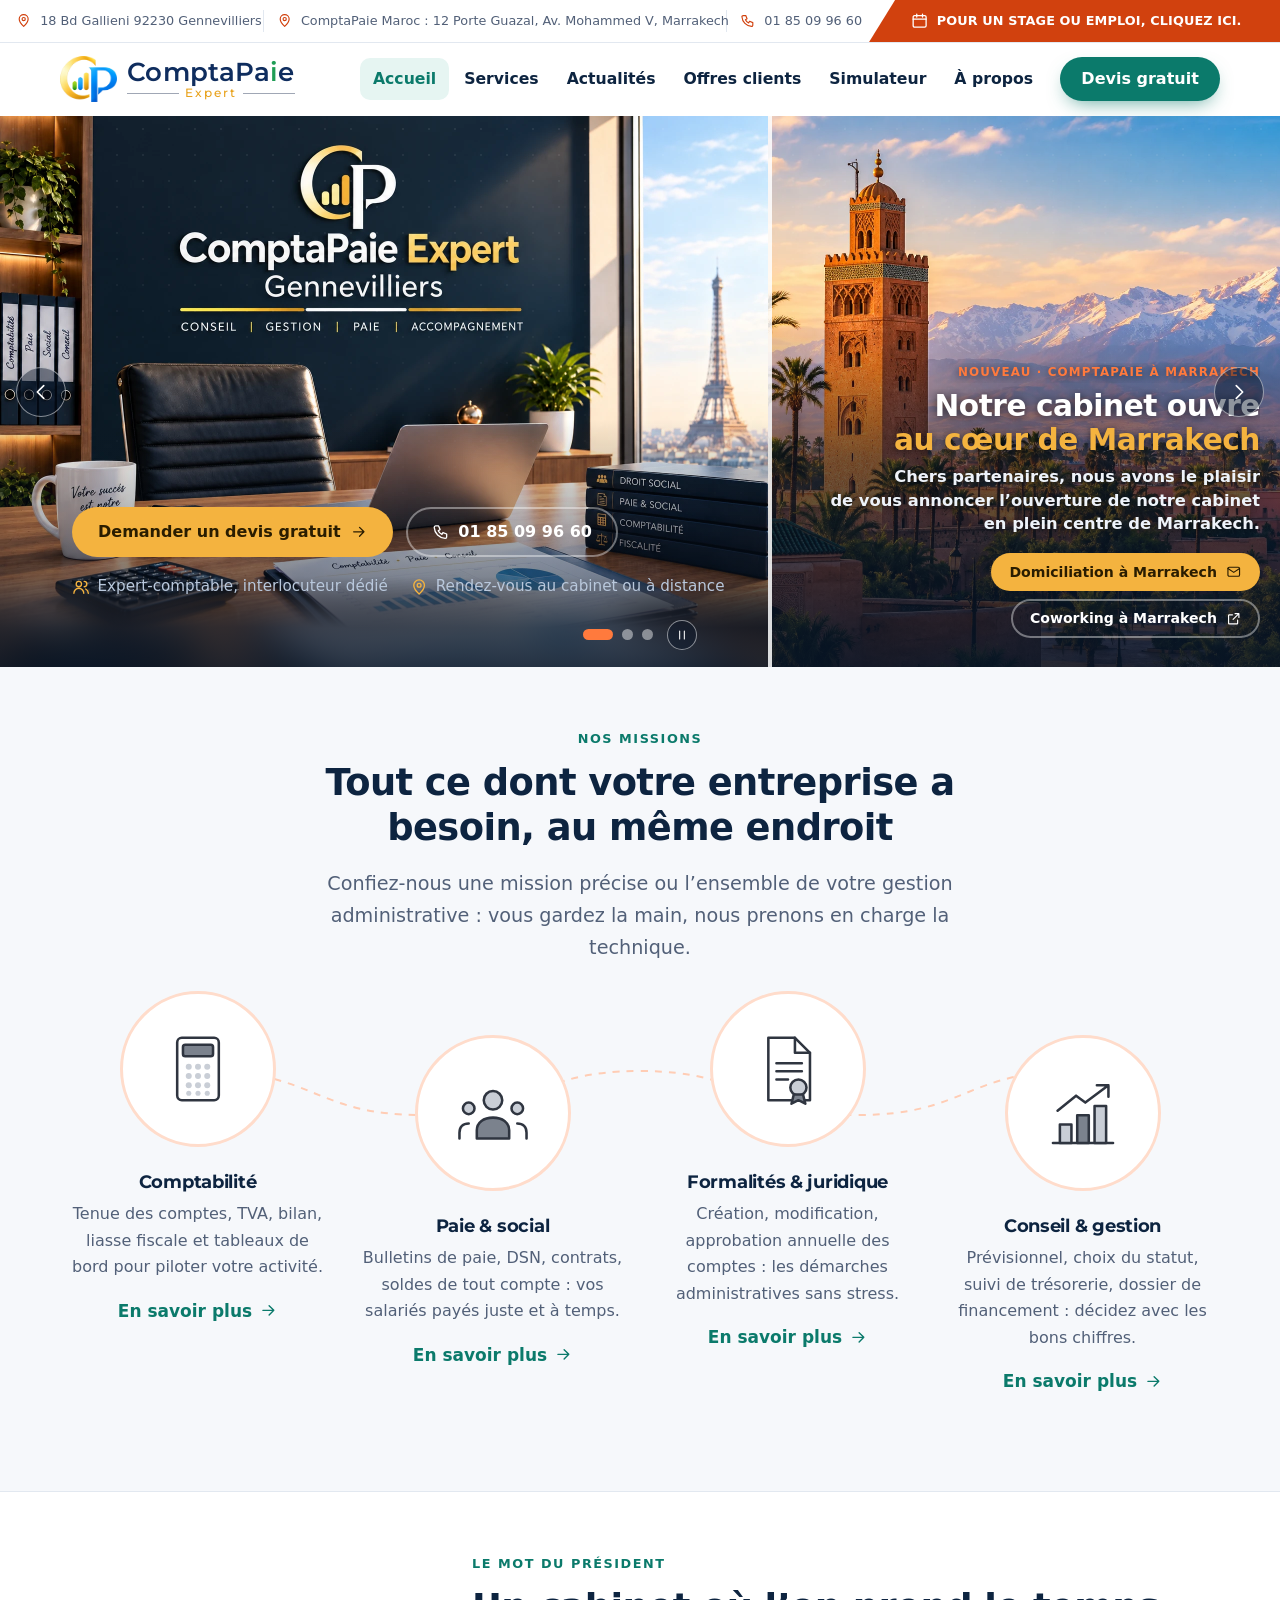
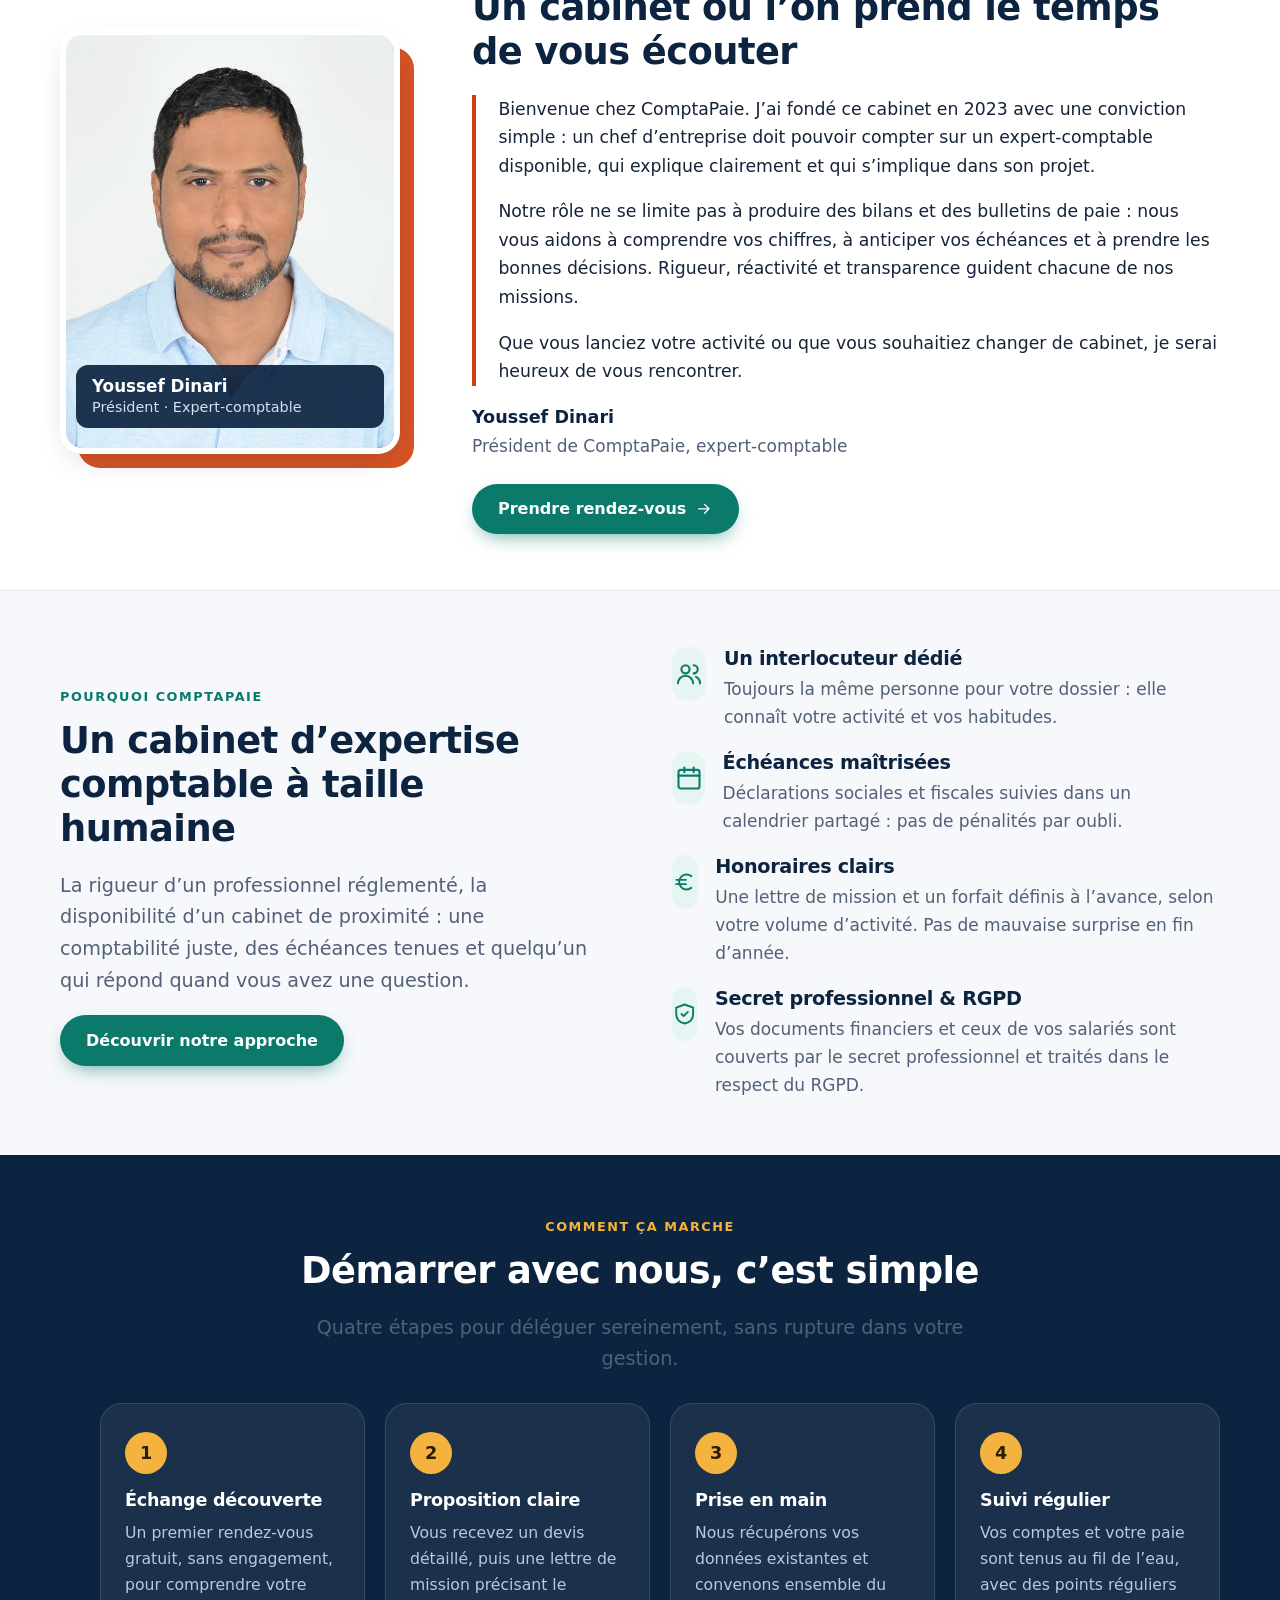
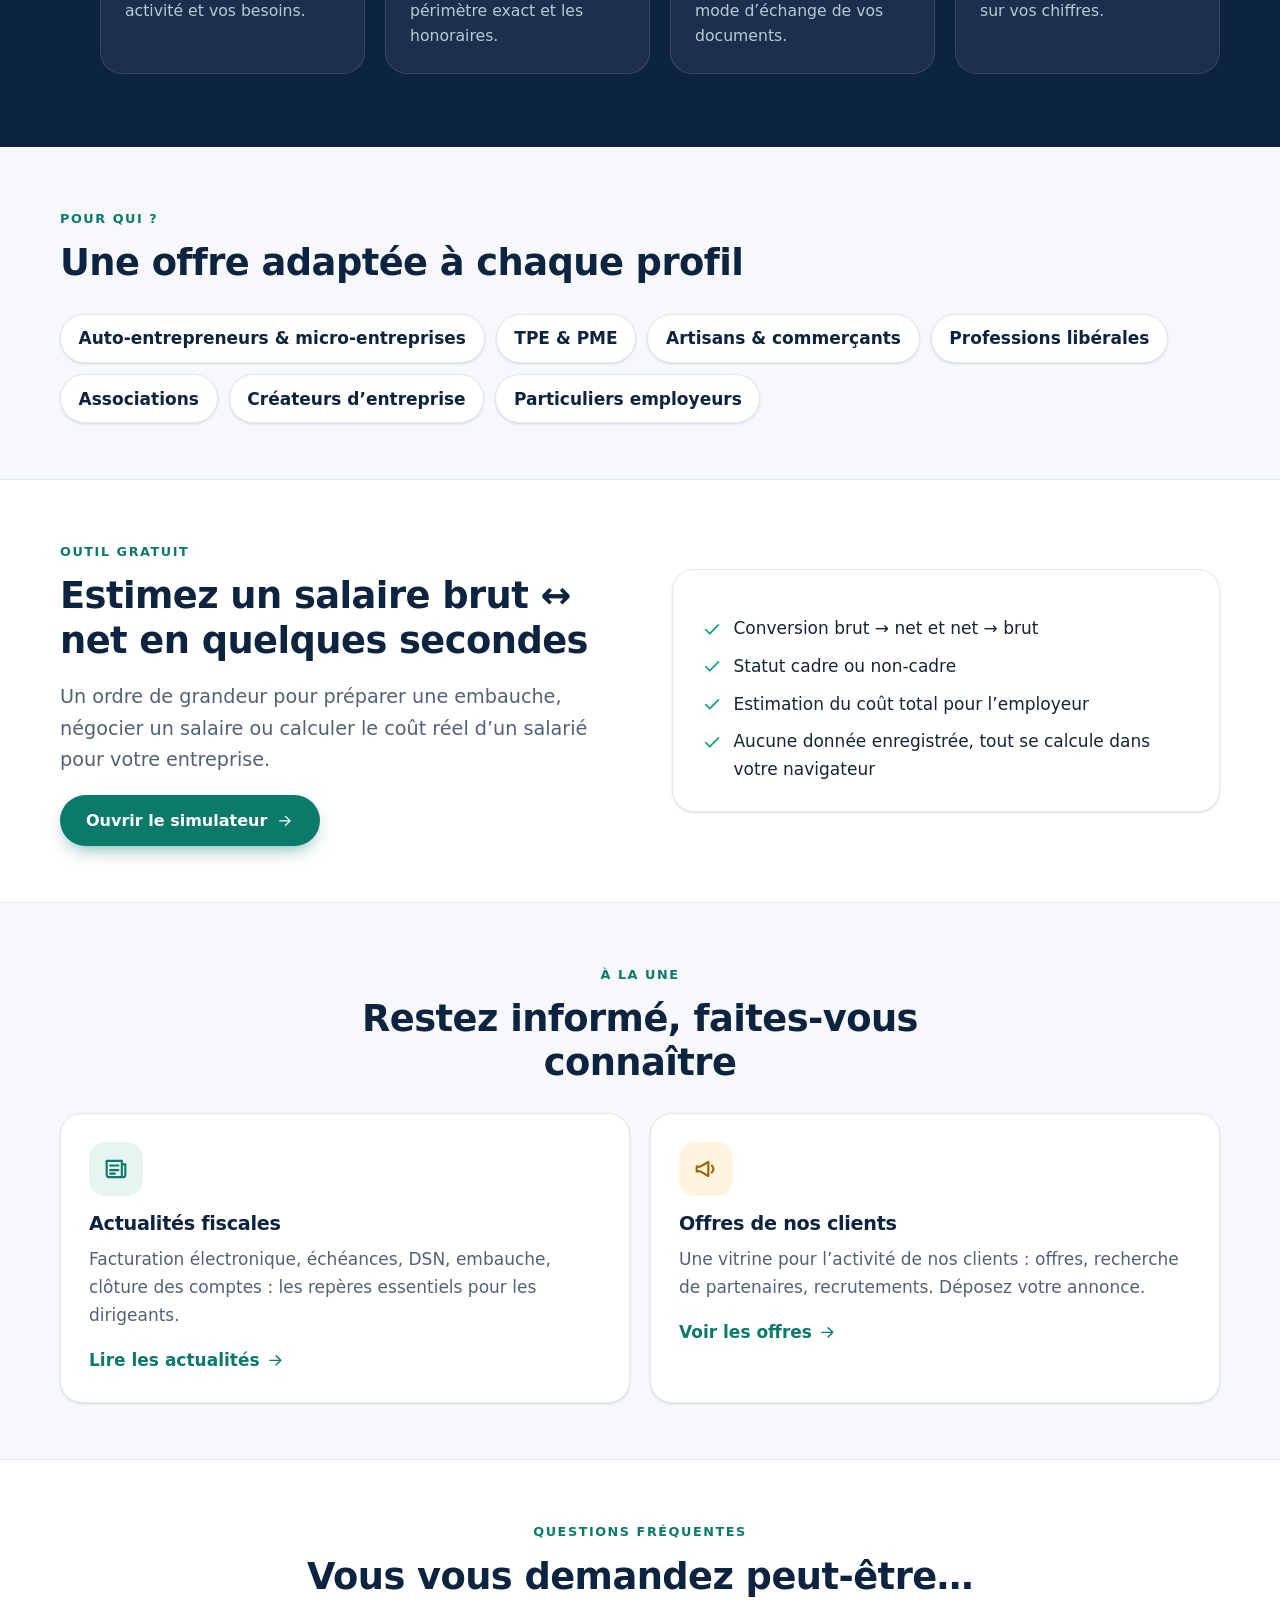
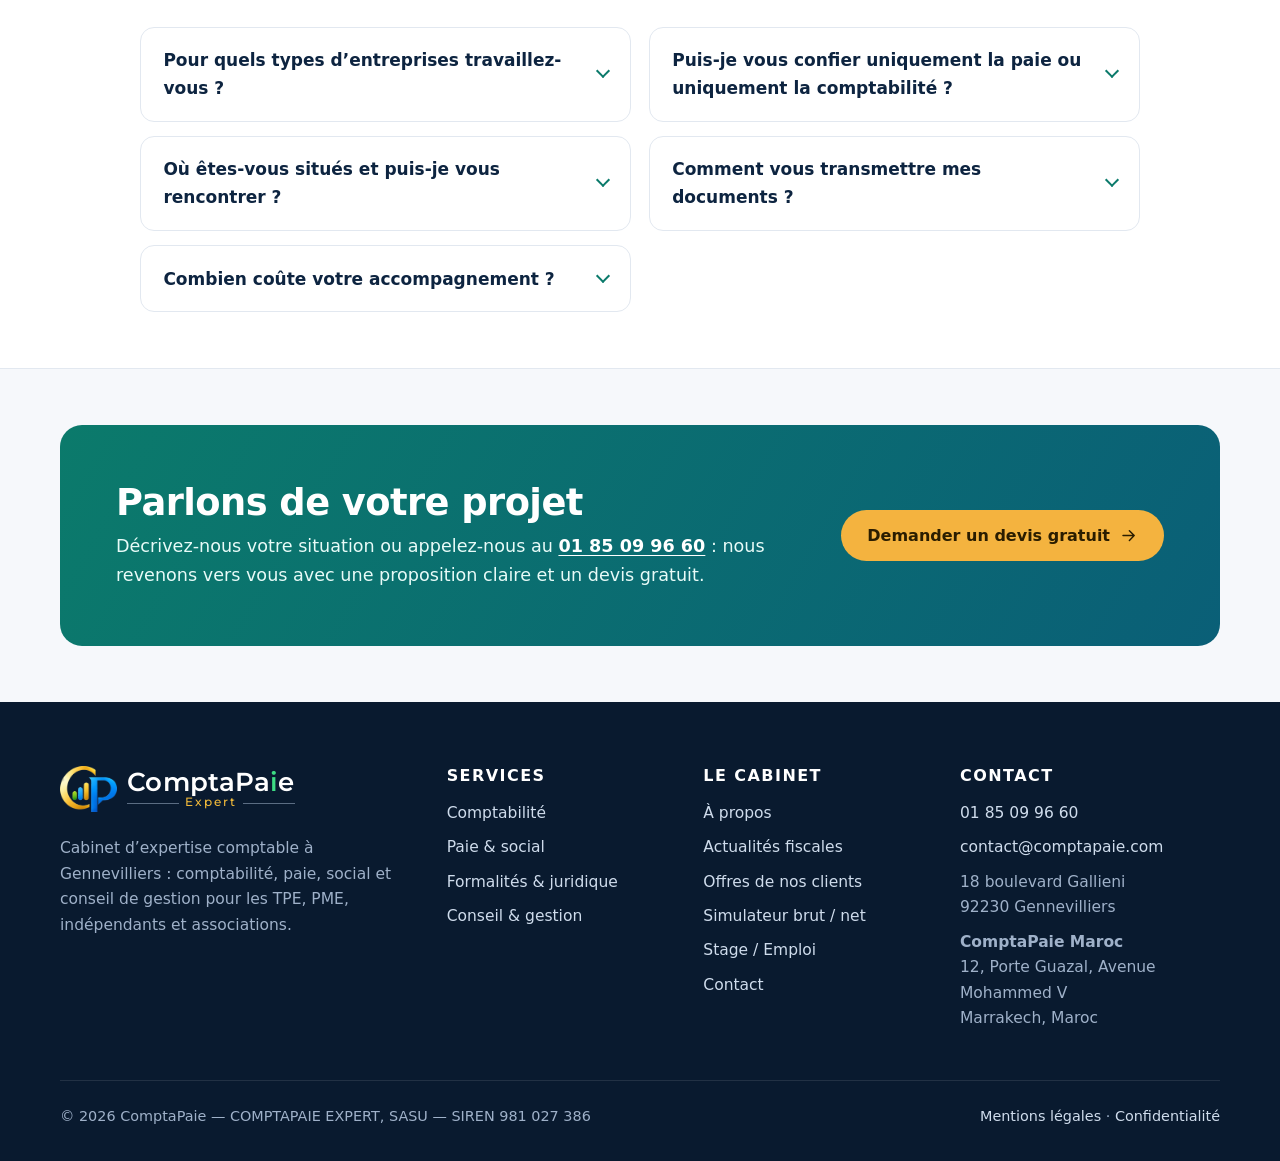
<file: index.html>
<!DOCTYPE html>
<html lang="fr">
<head>
  <meta charset="utf-8">
  <meta name="viewport" content="width=device-width, initial-scale=1">
  <title>Expert-comptable à Gennevilliers — Comptabilité, paie et conseil | ComptaPaie</title>
  <meta name="description" content="ComptaPaie, cabinet d’expertise comptable à Gennevilliers (92) : comptabilité, bulletins de paie, déclarations sociales et fiscales, conseil. Devis gratuit au 01 85 09 96 60.">
  <meta name="robots" content="index, follow, max-image-preview:large">
  <link rel="canonical" href="https://comptapaie.com/">
  <meta name="theme-color" content="#0d2440">
  <link rel="icon" href="assets/img/favicon.png" type="image/png">
  <link rel="apple-touch-icon" href="assets/img/apple-touch-icon.png">
  <meta property="og:type" content="website">
  <meta property="og:locale" content="fr_FR">
  <meta property="og:site_name" content="ComptaPaie">
  <meta property="og:title" content="Expert-comptable à Gennevilliers — Comptabilité, paie et conseil | ComptaPaie">
  <meta property="og:description" content="ComptaPaie, cabinet d’expertise comptable à Gennevilliers (92) : comptabilité, bulletins de paie, déclarations sociales et fiscales, conseil. Devis gratuit au 01 85 09 96 60.">
  <meta property="og:url" content="https://comptapaie.com/">
  <meta property="og:image" content="https://comptapaie.com/assets/img/og-image.png">
  <meta property="og:image:width" content="1200">
  <meta property="og:image:height" content="630">
  <meta name="twitter:card" content="summary_large_image">
  <link rel="preload" href="assets/fonts/montserrat-latin-wght-normal.woff2" as="font" type="font/woff2" crossorigin>
  <link rel="stylesheet" href="assets/css/style.css?v=20260920m">
  <script src="assets/js/main.js?v=20260920m" defer></script>
</head>
<body>
<svg class="sprite" width="0" height="0" aria-hidden="true" focusable="false" xmlns="http://www.w3.org/2000/svg">
  <symbol id="i-calc" viewBox="0 0 24 24"><rect x="4" y="2" width="16" height="20" rx="2"/><path d="M8 6h8M8 10h.01M12 10h.01M16 10h.01M8 14h.01M12 14h.01M16 14h.01M8 18h.01M12 18h.01M16 18h.01"/></symbol>
  <symbol id="i-file" viewBox="0 0 24 24"><path d="M14 2H6a2 2 0 0 0-2 2v16a2 2 0 0 0 2 2h12a2 2 0 0 0 2-2V8z"/><path d="M14 2v6h6M8 13h8M8 17h8M8 9h2"/></symbol>
  <symbol id="i-building" viewBox="0 0 24 24"><path d="M3 21h18M5 21V7l7-4 7 4v14M9 21v-4h6v4M9 10h.01M15 10h.01M9 13h.01M15 13h.01"/></symbol>
  <symbol id="i-trend" viewBox="0 0 24 24"><path d="M3 17l6-6 4 4 8-8M15 7h6v6"/></symbol>
  <symbol id="i-shield" viewBox="0 0 24 24"><path d="M12 3l8 3v6c0 5-3.5 8-8 9-4.5-1-8-4-8-9V6z"/><path d="M9 12l2 2 4-4"/></symbol>
  <symbol id="i-clock" viewBox="0 0 24 24"><circle cx="12" cy="12" r="9"/><path d="M12 7v5l3 2"/></symbol>
  <symbol id="i-users" viewBox="0 0 24 24"><circle cx="9" cy="8" r="3.5"/><path d="M2.5 20a6.5 6.5 0 0 1 13 0M16 4.5a3.5 3.5 0 0 1 0 7M18 14.5a6.5 6.5 0 0 1 3.5 5.5"/></symbol>
  <symbol id="i-check" viewBox="0 0 24 24"><path d="M5 12.5l4.5 4.5L19 7.5"/></symbol>
  <symbol id="i-mail" viewBox="0 0 24 24"><rect x="3" y="5" width="18" height="14" rx="2"/><path d="M3 7l9 6 9-6"/></symbol>
  <symbol id="i-arrow" viewBox="0 0 24 24"><path d="M5 12h14M13 6l6 6-6 6"/></symbol>
  <symbol id="i-lock" viewBox="0 0 24 24"><rect x="5" y="11" width="14" height="10" rx="2"/><path d="M8 11V8a4 4 0 0 1 8 0v3"/></symbol>
  <symbol id="i-menu" viewBox="0 0 24 24"><path d="M4 7h16M4 12h16M4 17h16"/></symbol>
  <symbol id="i-x" viewBox="0 0 24 24"><path d="M6 6l12 12M18 6L6 18"/></symbol>
  <symbol id="i-pin" viewBox="0 0 24 24"><path d="M12 21s7-6.2 7-11.5A7 7 0 0 0 5 9.5C5 14.8 12 21 12 21z"/><circle cx="12" cy="9.5" r="2.5"/></symbol>
  <symbol id="i-laptop" viewBox="0 0 24 24"><rect x="4" y="5" width="16" height="11" rx="2"/><path d="M2 20h20"/></symbol>
  <symbol id="i-euro" viewBox="0 0 24 24"><path d="M18 6.5A7 7 0 1 0 18 17.5M4 10h9M4 14h9"/></symbol>
  <symbol id="i-calendar" viewBox="0 0 24 24"><rect x="3" y="5" width="18" height="16" rx="2"/><path d="M3 10h18M8 3v4M16 3v4"/></symbol>
  <symbol id="i-phone" viewBox="0 0 24 24"><path d="M5 4h4l2 5-2.5 1.5a11 11 0 0 0 5 5L15 13l5 2v4a2 2 0 0 1-2 2A16 16 0 0 1 3 6a2 2 0 0 1 2-2z"/></symbol>
  <symbol id="i-briefcase" viewBox="0 0 24 24"><rect x="3" y="7" width="18" height="13" rx="2"/><path d="M9 7V5a2 2 0 0 1 2-2h2a2 2 0 0 1 2 2v2M3 13h18"/></symbol>
  <symbol id="i-external" viewBox="0 0 24 24"><path d="M14 4h6v6M20 4l-9 9M18 14v5a1 1 0 0 1-1 1H5a1 1 0 0 1-1-1V7a1 1 0 0 1 1-1h5"/></symbol>
  <symbol id="i-upload" viewBox="0 0 24 24"><path d="M12 16V4M7 9l5-5 5 5M4 20h16"/></symbol>
  <symbol id="i-news" viewBox="0 0 24 24"><path d="M4 5h13v14H6a2 2 0 0 1-2-2z"/><path d="M17 8h3v9a2 2 0 0 1-2 2M7 9h7M7 13h7M7 16h4"/></symbol>
  <symbol id="i-megaphone" viewBox="0 0 24 24"><path d="M4 10v4h3l7 4V6L7 10z"/><path d="M17 9a4 4 0 0 1 0 6"/></symbol>
  <symbol id="i-pause" viewBox="0 0 24 24"><path d="M8 5v14M16 5v14"/></symbol>
  <symbol id="i-play" viewBox="0 0 24 24"><path d="M8 5l11 7-11 7z"/></symbol>
  <symbol id="i-plus" viewBox="0 0 24 24"><path d="M12 5v14M5 12h14"/></symbol>
  <symbol id="i-chevl" viewBox="0 0 24 24"><path d="M15 5l-7 7 7 7"/></symbol>
  <symbol id="i-chevr" viewBox="0 0 24 24"><path d="M9 5l7 7-7 7"/></symbol>
</svg>
<a class="skip-link" href="#contenu">Aller au contenu</a>

<header class="site-header">
  <div class="topbar">
    <div class="container topbar-inner">
      <ul class="topbar-info">
        <li><svg class="icon " aria-hidden="true" focusable="false"><use href="#i-pin"/></svg><a href="https://www.google.com/maps/search/?api=1&amp;query=18+boulevard+Gallieni+92230+Gennevilliers" target="_blank" rel="noopener">18 Bd Gallieni 92230 Gennevilliers</a></li>
        <li><svg class="icon " aria-hidden="true" focusable="false"><use href="#i-pin"/></svg><a href="https://www.google.com/maps/search/?api=1&amp;query=JXPP%2BF4+Marrakech%2C+Maroc" target="_blank" rel="noopener"><span class="tb-pre">ComptaPaie Maroc : </span>12 Porte Guazal, Av. Mohammed V, Marrakech</a></li>
        <li><svg class="icon " aria-hidden="true" focusable="false"><use href="#i-mail"/></svg><a href="mailto:contact@comptapaie.com">contact@comptapaie.com</a></li>
        <li><svg class="icon " aria-hidden="true" focusable="false"><use href="#i-phone"/></svg><a href="tel:+33185099660">01 85 09 96 60</a></li>
      </ul>
      <a class="topbar-cta" href="candidature.html" target="_blank" rel="noopener"><span class="topbar-cta-text"><svg class="icon " aria-hidden="true" focusable="false"><use href="#i-calendar"/></svg> Pour un stage ou emploi, cliquez ici.</span></a>
    </div>
  </div>
  <div class="navbar">
    <div class="container header-inner">
      <a class="logo" href="index.html" aria-label="ComptaPaie Expert — accueil"><img class="logo-mark" src="assets/img/logo-cp.png" width="54" height="44" alt=""><span class="logo-text"><span class="logo-name">ComptaPa<span class="i">i</span>e</span><span class="logo-tag">Expert</span></span></a>
      <div class="header-right">
        <a class="header-call" href="tel:+33185099660" aria-label="Appeler le cabinet : 01 85 09 96 60"><svg class="icon " aria-hidden="true" focusable="false"><use href="#i-phone"/></svg></a>
        <button class="nav-toggle" type="button" aria-expanded="false" aria-controls="primary-nav" aria-label="Ouvrir le menu">
          <svg class="icon i-open" aria-hidden="true" focusable="false"><use href="#i-menu"/></svg><svg class="icon i-close" aria-hidden="true" focusable="false"><use href="#i-x"/></svg>
        </button>
      </div>
      <nav id="primary-nav" class="primary-nav" aria-label="Navigation principale">
        <a href="index.html" aria-current="page">Accueil</a>
        <a href="services.html">Services</a>
        <a href="actualites.html">Actualités</a>
        <a href="offres-clients.html">Offres clients</a>
        <a href="simulateur-brut-net.html">Simulateur</a>
        <a href="a-propos.html">À propos</a>
        <a class="btn btn--primary" href="contact.html">Devis gratuit</a>
      </nav>
    </div>
  </div>
</header>

<main id="contenu">
<section class="hero" aria-roledescription="carrousel" aria-label="Présentation du cabinet">
  <div class="hero-slides">

    <div class="hero-slide hero-slide--duo is-active" data-duration="10000" role="group" aria-roledescription="diapositive" aria-label="1 sur 3">
      <div class="duo-grid">

        <div class="duo-side duo-side--fr">
          <img class="duo-img" src="assets/img/hero-paris.webp" width="1536" height="1024" alt="ComptaPaie Expert Gennevilliers : conseil, gestion, paie, accompagnement">
          <div class="duo-copy duo-copy--fr">
            <div class="hero-cta mask d1"><div>
              <a class="btn btn--amber" href="contact.html">Demander un devis gratuit <svg class="icon " aria-hidden="true" focusable="false"><use href="#i-arrow"/></svg></a>
              <a class="btn btn--ghost" href="tel:+33185099660"><svg class="icon " aria-hidden="true" focusable="false"><use href="#i-phone"/></svg> 01 85 09 96 60</a>
            </div></div>
            <ul class="hero-badges mask d5">
              <li><svg class="icon " aria-hidden="true" focusable="false"><use href="#i-users"/></svg> Expert-comptable, interlocuteur dédié</li>
              <li><svg class="icon " aria-hidden="true" focusable="false"><use href="#i-pin"/></svg> Rendez-vous au cabinet ou à distance</li>
            </ul>
          </div>
        </div>

        <div class="duo-side duo-side--ma">
          <img class="duo-img" src="assets/img/hero-marrakech.webp" width="1536" height="1024" alt="">
          <div class="duo-copy duo-copy--ma">
            <span class="eyebrow mask d1"><span>Nouveau · ComptaPaie à Marrakech</span></span>
            <h2 class="duo-title poem poem-e">
              <span class="verse"><span>Notre cabinet ouvre</span></span>
              <span class="verse"><span class="hl">au cœur de Marrakech</span></span>
            </h2>
            <p class="duo-text poem poem-f">
              <span class="verse"><span>Chers partenaires, nous avons le plaisir</span></span>
              <span class="verse"><span>de vous annoncer l’ouverture de notre cabinet</span></span>
              <span class="verse"><span>en plein centre de Marrakech.</span></span>
            </p>
            <div class="hero-cta mask d5"><div>
              <a class="btn btn--amber btn--sm" href="mailto:contact@comptapaie.com?subject=Demande%20de%20domiciliation%20%C3%A0%20Marrakech&amp;body=Bonjour%2C%0D%0A%0D%0AJe%20souhaite%20recevoir%20une%20proposition%20pour%20une%20domiciliation%20%C3%A0%20Marrakech.%0D%0A%0D%0ANom%20%2F%20soci%C3%A9t%C3%A9%20%3A%0D%0AT%C3%A9l%C3%A9phone%20%3A%0D%0A%0D%0ACordialement">Domiciliation à Marrakech <svg class="icon " aria-hidden="true" focusable="false"><use href="#i-mail"/></svg></a>
              <a class="btn btn--ghost btn--sm" href="coworking.html" target="_blank" rel="noopener">Coworking à Marrakech <svg class="icon " aria-hidden="true" focusable="false"><use href="#i-external"/></svg><span class="sr-only"> (s’ouvre dans un nouvel onglet)</span></a>
            </div></div>
          </div>
        </div>

      </div>
    </div>

    <div class="hero-slide is-after" data-duration="3000" role="group" aria-roledescription="diapositive" aria-label="2 sur 3">
      <img class="hero-slide-bg" src="assets/img/hero-bg-1.jpg" width="1920" height="900" alt="">
      <div class="container hero-grid">
        <div>
          <span class="eyebrow eyebrow--dash mask d1"><span>ComptaPaie Expertise &amp; Conseil</span></span>
          <h1 class="poem poem-a">
            <span class="sr-only">Expert-comptable à Gennevilliers : </span>
            <span class="verse"><span class="hl">votre gestion</span></span>
            <span class="verse"><span class="hl">enfin sereine.</span></span>
          </h1>
          <p class="lead poem poem-b">
            <span class="verse"><span>ComptaPaie accompagne</span></span>
            <span class="verse"><span>les TPE, PME, artisans, commerçants,</span></span>
            <span class="verse"><span>professions libérales et associations :</span></span>
            <span class="verse"><span>comptabilité, bulletins de paie,</span></span>
            <span class="verse"><span>déclarations sociales et fiscales,</span></span>
            <span class="verse"><span>conseil de gestion.</span></span>
            <span class="verse"><span>Vous vous concentrez sur votre activité,</span></span>
            <span class="verse"><span>nous gérons les chiffres et les échéances.</span></span>
          </p>
        </div>
        <div class="hero-visual" aria-hidden="true">
      <svg viewBox="0 0 520 440" focusable="false" xmlns="http://www.w3.org/2000/svg">
        <defs>
          <filter id="sh" x="-20%" y="-20%" width="140%" height="155%"><feDropShadow dx="0" dy="14" stdDeviation="14" flood-color="#000" flood-opacity=".3"/></filter>
        </defs>
        <g filter="url(#sh)"><rect x="10" y="30" width="390" height="290" rx="22" fill="#fff"/></g>
        <text x="36" y="68" font-size="15" font-weight="700" fill="#0d2440" font-family="system-ui, sans-serif">Vue d’ensemble</text>
        <text x="36" y="88" font-size="12" fill="#526078" font-family="system-ui, sans-serif">Trésorerie · 12 derniers mois</text>
        <line x1="36" y1="290" x2="376" y2="290" stroke="#e2e8f0" stroke-width="2"/>
        <g fill="#cfeee8">
          <rect x="44" y="220" width="26" height="70" rx="6"/><rect x="88" y="195" width="26" height="95" rx="6"/>
          <rect x="132" y="210" width="26" height="80" rx="6"/><rect x="176" y="170" width="26" height="120" rx="6"/>
          <rect x="220" y="180" width="26" height="110" rx="6"/><rect x="264" y="140" width="26" height="150" rx="6"/>
          <rect x="308" y="155" width="26" height="135" rx="6"/>
        </g>
        <rect x="352" y="120" width="26" height="170" rx="6" fill="#0f9d8a"/>
        <path d="M57 200 L101 176 L145 190 L189 152 L233 162 L277 124 L321 138 L365 104" fill="none" stroke="#f4b33f" stroke-width="3.5" stroke-linecap="round" stroke-linejoin="round"/>
        <circle cx="365" cy="104" r="6" fill="#f4b33f" stroke="#fff" stroke-width="3"/>

        <g transform="translate(270 178)">
          <g filter="url(#sh)"><rect width="230" height="236" rx="18" fill="#fff" stroke="#e2e8f0"/></g>
          <rect x="18" y="18" width="30" height="30" rx="9" fill="#e6f5f2"/>
          <path d="M28 27h10M28 33h10M28 39h6" stroke="#0b7a6b" stroke-width="2.4" stroke-linecap="round"/>
          <text x="58" y="31" font-size="14" font-weight="700" fill="#0d2440" font-family="system-ui, sans-serif">Bulletin de paie</text>
          <text x="58" y="47" font-size="11.5" fill="#526078" font-family="system-ui, sans-serif">Période en cours</text>
          <rect x="18" y="72" width="194" height="8" rx="4" fill="#e2e8f0"/>
          <rect x="18" y="92" width="150" height="8" rx="4" fill="#e2e8f0"/>
          <rect x="18" y="112" width="172" height="8" rx="4" fill="#e2e8f0"/>
          <line x1="18" y1="138" x2="212" y2="138" stroke="#e2e8f0" stroke-width="2"/>
          <text x="18" y="163" font-size="12" fill="#526078" font-family="system-ui, sans-serif">Net à payer</text>
          <rect x="18" y="172" width="110" height="16" rx="8" fill="#0f9d8a"/>
          <rect x="18" y="198" width="132" height="26" rx="13" fill="#e7f6ec"/>
          <path d="M30 211l4 4 7-8" fill="none" stroke="#17693a" stroke-width="2.4" stroke-linecap="round" stroke-linejoin="round"/>
          <text x="48" y="215.5" font-size="12" font-weight="700" fill="#17693a" font-family="system-ui, sans-serif">DSN transmise</text>
        </g>

        <rect x="318" y="6" width="176" height="36" rx="18" fill="#f4b33f"/>
        <path d="M338 24l4 4 7-8" fill="none" stroke="#2a1d00" stroke-width="2.4" stroke-linecap="round" stroke-linejoin="round"/>
        <text x="358" y="29" font-size="13.5" font-weight="700" fill="#2a1d00" font-family="system-ui, sans-serif">TVA à jour</text>
      </svg>
    </div>
      </div>
    </div>

    <div class="hero-slide is-after" data-duration="3000" role="group" aria-roledescription="diapositive" aria-label="3 sur 3">
      <img class="hero-slide-bg" src="assets/img/hero-bg-2.jpg" width="1920" height="1080" alt="" loading="lazy">
      <div class="container hero-grid hero-grid--single">
        <div class="slide-copy">
          <span class="eyebrow eyebrow--dash mask d1"><span>ComptaPaie Expertise &amp; Conseil</span></span>
          <h2 class="slide-title poem poem-c">
            <span class="verse"><span class="hl">La satisfaction</span></span>
            <span class="verse"><span class="hl">du client</span></span>
            <span class="verse"><span class="hl">est notre devise</span></span>
          </h2>
          <p class="lead poem poem-d">
            <span class="verse"><span>Chef d’entreprise, créateur,</span></span>
            <span class="verse"><span>nous vous accompagnons</span></span>
            <span class="verse"><span>dans le développement</span></span>
            <span class="verse"><span>et dans la bonne gestion</span></span>
            <span class="verse"><span>de votre entreprise.</span></span>
          </p>
          <div class="hero-cta mask d5"><div>
            <a class="btn btn--amber btn--upper" href="contact.html">Consulter <svg class="icon " aria-hidden="true" focusable="false"><use href="#i-arrow"/></svg></a>
          </div></div>
        </div>
      </div>
    </div>

  </div>

  <button type="button" class="hero-arrow hero-arrow--prev" aria-label="Diapositive précédente"><svg class="icon " aria-hidden="true" focusable="false"><use href="#i-chevl"/></svg></button>
  <button type="button" class="hero-arrow hero-arrow--next" aria-label="Diapositive suivante"><svg class="icon " aria-hidden="true" focusable="false"><use href="#i-chevr"/></svg></button>
  <div class="hero-bg-controls">
    <button type="button" class="bg-dot is-active" data-bg="0" aria-label="Afficher la diapositive 1"></button>
    <button type="button" class="bg-dot" data-bg="1" aria-label="Afficher la diapositive 2"></button>
    <button type="button" class="bg-dot" data-bg="2" aria-label="Afficher la diapositive 3"></button>
    <button type="button" class="bg-pause" aria-pressed="false" aria-label="Mettre en pause le défilement automatique"><svg class="icon " aria-hidden="true" focusable="false"><use href="#i-pause"/></svg></button>
  </div>
</section>

<section class="section">
  <div class="container">
    <div class="section-head center reveal">
      <span class="eyebrow">Nos missions</span>
      <h2>Tout ce dont votre entreprise a besoin, au même endroit</h2>
      <p class="lead">Confiez-nous une mission précise ou l’ensemble de votre gestion administrative : vous gardez la main, nous prenons en charge la technique.</p>
    </div>
    <div class="missions">
      <a class="mission reveal" href="services.html#comptabilite">
        <span class="mission-disc">
          <svg class="mission-svg" viewBox="0 0 64 64" aria-hidden="true" focusable="false">
            <rect class="s" x="14" y="5" width="36" height="54" rx="4"/>
            <rect class="s f2" x="19" y="11" width="26" height="10" rx="2"/>
            <g class="f">
              <circle cx="24" cy="30" r="2.6"/><circle cx="32" cy="30" r="2.6"/><circle cx="40" cy="30" r="2.6"/>
              <circle cx="24" cy="38" r="2.6"/><circle cx="32" cy="38" r="2.6"/><circle cx="40" cy="38" r="2.6"/>
              <circle cx="24" cy="46" r="2.6"/><circle cx="32" cy="46" r="2.6"/><circle cx="40" cy="46" r="2.6"/>
              <circle cx="24" cy="53" r="2.2"/><circle cx="32" cy="53" r="2.2"/><circle cx="40" cy="53" r="2.2"/>
            </g>
          </svg>
        </span>
        <h3>Comptabilité</h3>
        <p>Tenue des comptes, TVA, bilan, liasse fiscale et tableaux de bord pour piloter votre activité.</p>
        <span class="more">En savoir plus <svg class="icon " aria-hidden="true" focusable="false"><use href="#i-arrow"/></svg></span>
      </a>
      <a class="mission reveal" href="services.html#paie">
        <span class="mission-disc">
          <svg class="mission-svg" viewBox="0 0 64 64" aria-hidden="true" focusable="false">
            <circle class="s f" cx="32" cy="21" r="8"/>
            <path class="s f2" d="M18 54V47C18 40 24 36 32 36C40 36 46 40 46 47V54Z"/>
            <circle class="s f" cx="11" cy="28" r="5"/>
            <path class="s" d="M3 54V49C3 44 6 41 11 41"/>
            <circle class="s f" cx="53" cy="28" r="5"/>
            <path class="s" d="M61 54V49C61 44 58 41 53 41"/>
          </svg>
        </span>
        <h3>Paie &amp; social</h3>
        <p>Bulletins de paie, DSN, contrats, soldes de tout compte : vos salariés payés juste et à temps.</p>
        <span class="more">En savoir plus <svg class="icon " aria-hidden="true" focusable="false"><use href="#i-arrow"/></svg></span>
      </a>
      <a class="mission reveal" href="services.html#juridique">
        <span class="mission-disc">
          <svg class="mission-svg" viewBox="0 0 64 64" aria-hidden="true" focusable="false">
            <path class="s" d="M15 5H38L51 18V59H15Z"/>
            <path class="s" d="M38 5V18H51"/>
            <path class="s sf" d="M22 27H44M22 34H44M22 41H32"/>
            <circle class="s f" cx="41" cy="48" r="7"/>
            <path class="s f2" d="M37 54L35 62L41 59L47 62L45 54Z"/>
          </svg>
        </span>
        <h3>Formalités &amp; juridique</h3>
        <p>Création, modification, approbation annuelle des comptes : les démarches administratives sans stress.</p>
        <span class="more">En savoir plus <svg class="icon " aria-hidden="true" focusable="false"><use href="#i-arrow"/></svg></span>
      </a>
      <a class="mission reveal" href="services.html#conseil">
        <span class="mission-disc">
          <svg class="mission-svg" viewBox="0 0 64 64" aria-hidden="true" focusable="false">
            <path class="s" d="M6 58H58"/>
            <rect class="s f" x="12" y="42" width="10" height="16"/>
            <rect class="s f2" x="27" y="34" width="10" height="24"/>
            <rect class="s f" x="42" y="26" width="10" height="32"/>
            <path class="s sf" d="M10 30L26 17L34 23L54 8M44 8H54V18"/>
          </svg>
        </span>
        <h3>Conseil &amp; gestion</h3>
        <p>Prévisionnel, choix du statut, suivi de trésorerie, dossier de financement : décidez avec les bons chiffres.</p>
        <span class="more">En savoir plus <svg class="icon " aria-hidden="true" focusable="false"><use href="#i-arrow"/></svg></span>
      </a>
    </div>
  </div>
</section>

<section class="section section--alt" id="president">
  <div class="container president">
    <figure class="president-photo reveal">
      <img src="assets/img/president.jpg" width="640" height="800" alt="Youssef Dinari, président de ComptaPaie et expert-comptable" loading="lazy" decoding="async">
      <figcaption><strong>Youssef Dinari</strong><span>Président · Expert-comptable</span></figcaption>
    </figure>
    <div class="reveal">
      <span class="eyebrow">Le mot du président</span>
      <h2>Un cabinet où l’on prend le temps de vous écouter</h2>
      <blockquote class="president-quote">
        <p>Bienvenue chez ComptaPaie. J’ai fondé ce cabinet en 2023 avec une conviction simple : un chef d’entreprise doit pouvoir compter sur un expert-comptable disponible, qui explique clairement et qui s’implique dans son projet.</p>
        <p>Notre rôle ne se limite pas à produire des bilans et des bulletins de paie : nous vous aidons à comprendre vos chiffres, à anticiper vos échéances et à prendre les bonnes décisions. Rigueur, réactivité et transparence guident chacune de nos missions.</p>
        <p>Que vous lanciez votre activité ou que vous souhaitiez changer de cabinet, je serai heureux de vous rencontrer.</p>
      </blockquote>
      <p class="president-sign"><strong>Youssef Dinari</strong><br>Président de ComptaPaie, expert-comptable</p>
      <a class="btn btn--primary" href="contact.html">Prendre rendez-vous <svg class="icon " aria-hidden="true" focusable="false"><use href="#i-arrow"/></svg></a>
    </div>
  </div>
</section>

<section class="section">
  <div class="container split">
    <div class="reveal">
      <span class="eyebrow">Pourquoi ComptaPaie</span>
      <h2>Un cabinet d’expertise comptable à taille humaine</h2>
      <p class="lead">La rigueur d’un professionnel réglementé, la disponibilité d’un cabinet de proximité : une comptabilité juste, des échéances tenues et quelqu’un qui répond quand vous avez une question.</p>
      <a class="btn btn--primary" href="a-propos.html">Découvrir notre approche</a>
    </div>
    <div class="grid reveal">
      <div class="feature"><span class="ico"><svg class="icon " aria-hidden="true" focusable="false"><use href="#i-users"/></svg></span><div><h3>Un interlocuteur dédié</h3><p>Toujours la même personne pour votre dossier : elle connaît votre activité et vos habitudes.</p></div></div>
      <div class="feature"><span class="ico"><svg class="icon " aria-hidden="true" focusable="false"><use href="#i-calendar"/></svg></span><div><h3>Échéances maîtrisées</h3><p>Déclarations sociales et fiscales suivies dans un calendrier partagé : pas de pénalités par oubli.</p></div></div>
      <div class="feature"><span class="ico"><svg class="icon " aria-hidden="true" focusable="false"><use href="#i-euro"/></svg></span><div><h3>Honoraires clairs</h3><p>Une lettre de mission et un forfait définis à l’avance, selon votre volume d’activité. Pas de mauvaise surprise en fin d’année.</p></div></div>
      <div class="feature"><span class="ico"><svg class="icon " aria-hidden="true" focusable="false"><use href="#i-shield"/></svg></span><div><h3>Secret professionnel &amp; RGPD</h3><p>Vos documents financiers et ceux de vos salariés sont couverts par le secret professionnel et traités dans le respect du RGPD.</p></div></div>
    </div>
  </div>
</section>

<section class="section section--dark">
  <div class="container">
    <div class="section-head center reveal">
      <span class="eyebrow">Comment ça marche</span>
      <h2>Démarrer avec nous, c’est simple</h2>
      <p class="lead">Quatre étapes pour déléguer sereinement, sans rupture dans votre gestion.</p>
    </div>
    <ol class="steps reveal">
      <li><h3>Échange découverte</h3><p>Un premier rendez-vous gratuit, sans engagement, pour comprendre votre activité et vos besoins.</p></li>
      <li><h3>Proposition claire</h3><p>Vous recevez un devis détaillé, puis une lettre de mission précisant le périmètre exact et les honoraires.</p></li>
      <li><h3>Prise en main</h3><p>Nous récupérons vos données existantes et convenons ensemble du mode d’échange de vos documents.</p></li>
      <li><h3>Suivi régulier</h3><p>Vos comptes et votre paie sont tenus au fil de l’eau, avec des points réguliers sur vos chiffres.</p></li>
    </ol>
  </div>
</section>

<section class="section">
  <div class="container">
    <div class="section-head reveal">
      <span class="eyebrow">Pour qui ?</span>
      <h2>Une offre adaptée à chaque profil</h2>
    </div>
    <ul class="chips reveal">
      <li>Auto-entrepreneurs &amp; micro-entreprises</li>
      <li>TPE &amp; PME</li>
      <li>Artisans &amp; commerçants</li>
      <li>Professions libérales</li>
      <li>Associations</li>
      <li>Créateurs d’entreprise</li>
      <li>Particuliers employeurs</li>
    </ul>
  </div>
</section>

<section class="section section--alt">
  <div class="container split">
    <div class="reveal">
      <span class="eyebrow">Outil gratuit</span>
      <h2>Estimez un salaire brut ↔ net en quelques secondes</h2>
      <p class="lead">Un ordre de grandeur pour préparer une embauche, négocier un salaire ou calculer le coût réel d’un salarié pour votre entreprise.</p>
      <a class="btn btn--primary" href="simulateur-brut-net.html">Ouvrir le simulateur <svg class="icon " aria-hidden="true" focusable="false"><use href="#i-arrow"/></svg></a>
    </div>
    <div class="card reveal">
      <ul class="checklist">
        <li><svg class="icon " aria-hidden="true" focusable="false"><use href="#i-check"/></svg><span>Conversion brut → net et net → brut</span></li>
        <li><svg class="icon " aria-hidden="true" focusable="false"><use href="#i-check"/></svg><span>Statut cadre ou non-cadre</span></li>
        <li><svg class="icon " aria-hidden="true" focusable="false"><use href="#i-check"/></svg><span>Estimation du coût total pour l’employeur</span></li>
        <li><svg class="icon " aria-hidden="true" focusable="false"><use href="#i-check"/></svg><span>Aucune donnée enregistrée, tout se calcule dans votre navigateur</span></li>
      </ul>
    </div>
  </div>
</section>

<section class="section">
  <div class="container">
    <div class="section-head center reveal">
      <span class="eyebrow">À la une</span>
      <h2>Restez informé, faites-vous connaître</h2>
    </div>
    <div class="grid grid--2">
      <a class="card reveal" href="actualites.html">
        <span class="ico"><svg class="icon " aria-hidden="true" focusable="false"><use href="#i-news"/></svg></span>
        <h3>Actualités fiscales</h3>
        <p>Facturation électronique, échéances, DSN, embauche, clôture des comptes : les repères essentiels pour les dirigeants.</p>
        <span class="more">Lire les actualités <svg class="icon " aria-hidden="true" focusable="false"><use href="#i-arrow"/></svg></span>
      </a>
      <a class="card reveal" href="offres-clients.html">
        <span class="ico ico--amber"><svg class="icon " aria-hidden="true" focusable="false"><use href="#i-megaphone"/></svg></span>
        <h3>Offres de nos clients</h3>
        <p>Une vitrine pour l’activité de nos clients : offres, recherche de partenaires, recrutements. Déposez votre annonce.</p>
        <span class="more">Voir les offres <svg class="icon " aria-hidden="true" focusable="false"><use href="#i-arrow"/></svg></span>
      </a>
    </div>
  </div>
</section>

<section class="section section--alt" id="faq">
  <div class="container">
    <div class="section-head center reveal">
      <span class="eyebrow">Questions fréquentes</span>
      <h2>Vous vous demandez peut-être…</h2>
    </div>
    <div class="faq reveal">
      <details>
        <summary>Pour quels types d’entreprises travaillez-vous ?</summary>
        <div class="answer"><p>Nous accompagnons les micro-entrepreneurs, TPE, PME, artisans, commerçants, professions libérales et associations, quel que soit leur secteur d’activité.</p></div>
      </details>
      <details>
        <summary>Puis-je vous confier uniquement la paie ou uniquement la comptabilité ?</summary>
        <div class="answer"><p>Oui. Vous pouvez nous confier une seule mission (par exemple les bulletins de paie) ou l’ensemble de votre gestion. Nous adaptons le périmètre et les honoraires à votre besoin.</p></div>
      </details>
      <details>
        <summary>Où êtes-vous situés et puis-je vous rencontrer ?</summary>
        <div class="answer"><p>Le cabinet est situé au 18 boulevard Gallieni, 92230 Gennevilliers. Nous vous recevons sur rendez-vous, et nous pouvons aussi travailler entièrement à distance selon votre préférence.</p></div>
      </details>
      <details>
        <summary>Comment vous transmettre mes documents ?</summary>
        <div class="answer"><p>Nous convenons ensemble d’un mode d’échange simple et sécurisé, adapté à vos habitudes. Vous pouvez aussi nous rencontrer en rendez-vous si vous le préférez.</p></div>
      </details>
      <details>
        <summary>Combien coûte votre accompagnement ?</summary>
        <div class="answer"><p>Les honoraires dépendent de votre statut, du volume de pièces comptables et du nombre de bulletins de paie. Nous vous remettons un devis gratuit et sans engagement, puis une lettre de mission avec des honoraires définis à l’avance.</p></div>
      </details>
    </div>
  </div>
</section>

<section class="section">
  <div class="container">
    <div class="cta-band reveal">
      <div>
        <h2>Parlons de votre projet</h2>
        <p>Décrivez-nous votre situation ou appelez-nous au <a class="cta-tel" href="tel:+33185099660">01 85 09 96 60</a> : nous revenons vers vous avec une proposition claire et un devis gratuit.</p>
      </div>
      <a class="btn btn--amber" href="contact.html">Demander un devis gratuit <svg class="icon " aria-hidden="true" focusable="false"><use href="#i-arrow"/></svg></a>
    </div>
  </div>
</section>

<script type="application/ld+json">
{
  "@context": "https://schema.org",
  "@graph": [
    {
      "@type": "AccountingService",
      "@id": "https://comptapaie.com/#organisation",
      "name": "ComptaPaie",
      "alternateName": "ComptaPaie Expert",
      "legalName": "COMPTAPAIE EXPERT",
      "vatID": "FR29981027386",
      "foundingDate": "2023-11-01",
      "founder": {"@type": "Person", "name": "Youssef Dinari", "jobTitle": "Président, expert-comptable"},
      "url": "https://comptapaie.com/",
      "email": "contact@comptapaie.com",
      "telephone": "+33185099660",
      "logo": "https://comptapaie.com/assets/img/logo-cp.png",
      "image": "https://comptapaie.com/assets/img/og-image.png",
      "description": "Cabinet d’expertise comptable à Gennevilliers : comptabilité, paie, formalités et conseil de gestion pour TPE, PME, indépendants et associations.",
      "address": {
        "@type": "PostalAddress",
        "streetAddress": "18 boulevard Gallieni",
        "postalCode": "92230",
        "addressLocality": "Gennevilliers",
        "addressCountry": "FR"
      },
      "areaServed": ["Gennevilliers", "Hauts-de-Seine", "Île-de-France", "France"],
      "knowsLanguage": "fr"
    },
    {
      "@type": "FAQPage",
      "mainEntity": [
        {"@type": "Question", "name": "Pour quels types d’entreprises travaillez-vous ?", "acceptedAnswer": {"@type": "Answer", "text": "Nous accompagnons les micro-entrepreneurs, TPE, PME, artisans, commerçants, professions libérales et associations, quel que soit leur secteur d’activité."}},
        {"@type": "Question", "name": "Puis-je vous confier uniquement la paie ou uniquement la comptabilité ?", "acceptedAnswer": {"@type": "Answer", "text": "Oui. Vous pouvez nous confier une seule mission ou l’ensemble de votre gestion. Nous adaptons le périmètre et les honoraires à votre besoin."}},
        {"@type": "Question", "name": "Où êtes-vous situés et puis-je vous rencontrer ?", "acceptedAnswer": {"@type": "Answer", "text": "Le cabinet est situé au 18 boulevard Gallieni, 92230 Gennevilliers. Nous vous recevons sur rendez-vous et pouvons aussi travailler entièrement à distance."}},
        {"@type": "Question", "name": "Combien coûte votre accompagnement ?", "acceptedAnswer": {"@type": "Answer", "text": "Les honoraires dépendent de votre statut, du volume de pièces comptables et du nombre de bulletins de paie. Nous vous remettons un devis gratuit et sans engagement, puis une lettre de mission."}}
      ]
    }
  ]
}
</script>
</main>

<footer class="site-footer">
  <div class="container">
    <div class="footer-grid">
      <div>
        <a class="logo" href="index.html" aria-label="ComptaPaie Expert — accueil"><img class="logo-mark" src="assets/img/logo-cp.png" width="54" height="44" alt=""><span class="logo-text"><span class="logo-name">ComptaPa<span class="i">i</span>e</span><span class="logo-tag">Expert</span></span></a>
        <p class="footer-about">Cabinet d’expertise comptable à Gennevilliers : comptabilité, paie, social et conseil de gestion pour les TPE, PME, indépendants et associations.</p>
      </div>
      <div>
        <h3>Services</h3>
        <ul>
          <li><a href="services.html#comptabilite">Comptabilité</a></li>
          <li><a href="services.html#paie">Paie &amp; social</a></li>
          <li><a href="services.html#juridique">Formalités &amp; juridique</a></li>
          <li><a href="services.html#conseil">Conseil &amp; gestion</a></li>
        </ul>
      </div>
      <div>
        <h3>Le cabinet</h3>
        <ul>
          <li><a href="a-propos.html">À propos</a></li>
          <li><a href="actualites.html">Actualités fiscales</a></li>
          <li><a href="offres-clients.html">Offres de nos clients</a></li>
          <li><a href="simulateur-brut-net.html">Simulateur brut / net</a></li>
          <li><a href="candidature.html" target="_blank" rel="noopener">Stage / Emploi</a></li>
          <li><a href="contact.html">Contact</a></li>
        </ul>
      </div>
      <div>
        <h3>Contact</h3>
        <ul>
          <li><a href="tel:+33185099660">01 85 09 96 60</a></li>
          <li><a href="mailto:contact@comptapaie.com">contact@comptapaie.com</a></li>
          <li><address>18 boulevard Gallieni<br>92230 Gennevilliers</address></li>
          <li><address><strong>ComptaPaie Maroc</strong><br>12, Porte Guazal, Avenue Mohammed V<br>Marrakech, Maroc</address></li>
        </ul>
      </div>
    </div>
    <div class="footer-bottom">
      <span>© <span id="year">2026</span> ComptaPaie — COMPTAPAIE EXPERT, SASU — SIREN 981 027 386</span>
      <span><a href="mentions-legales.html">Mentions légales</a> · <a href="confidentialite.html">Confidentialité</a></span>
    </div>
  </div>
</footer>
</body>
</html>
</file>
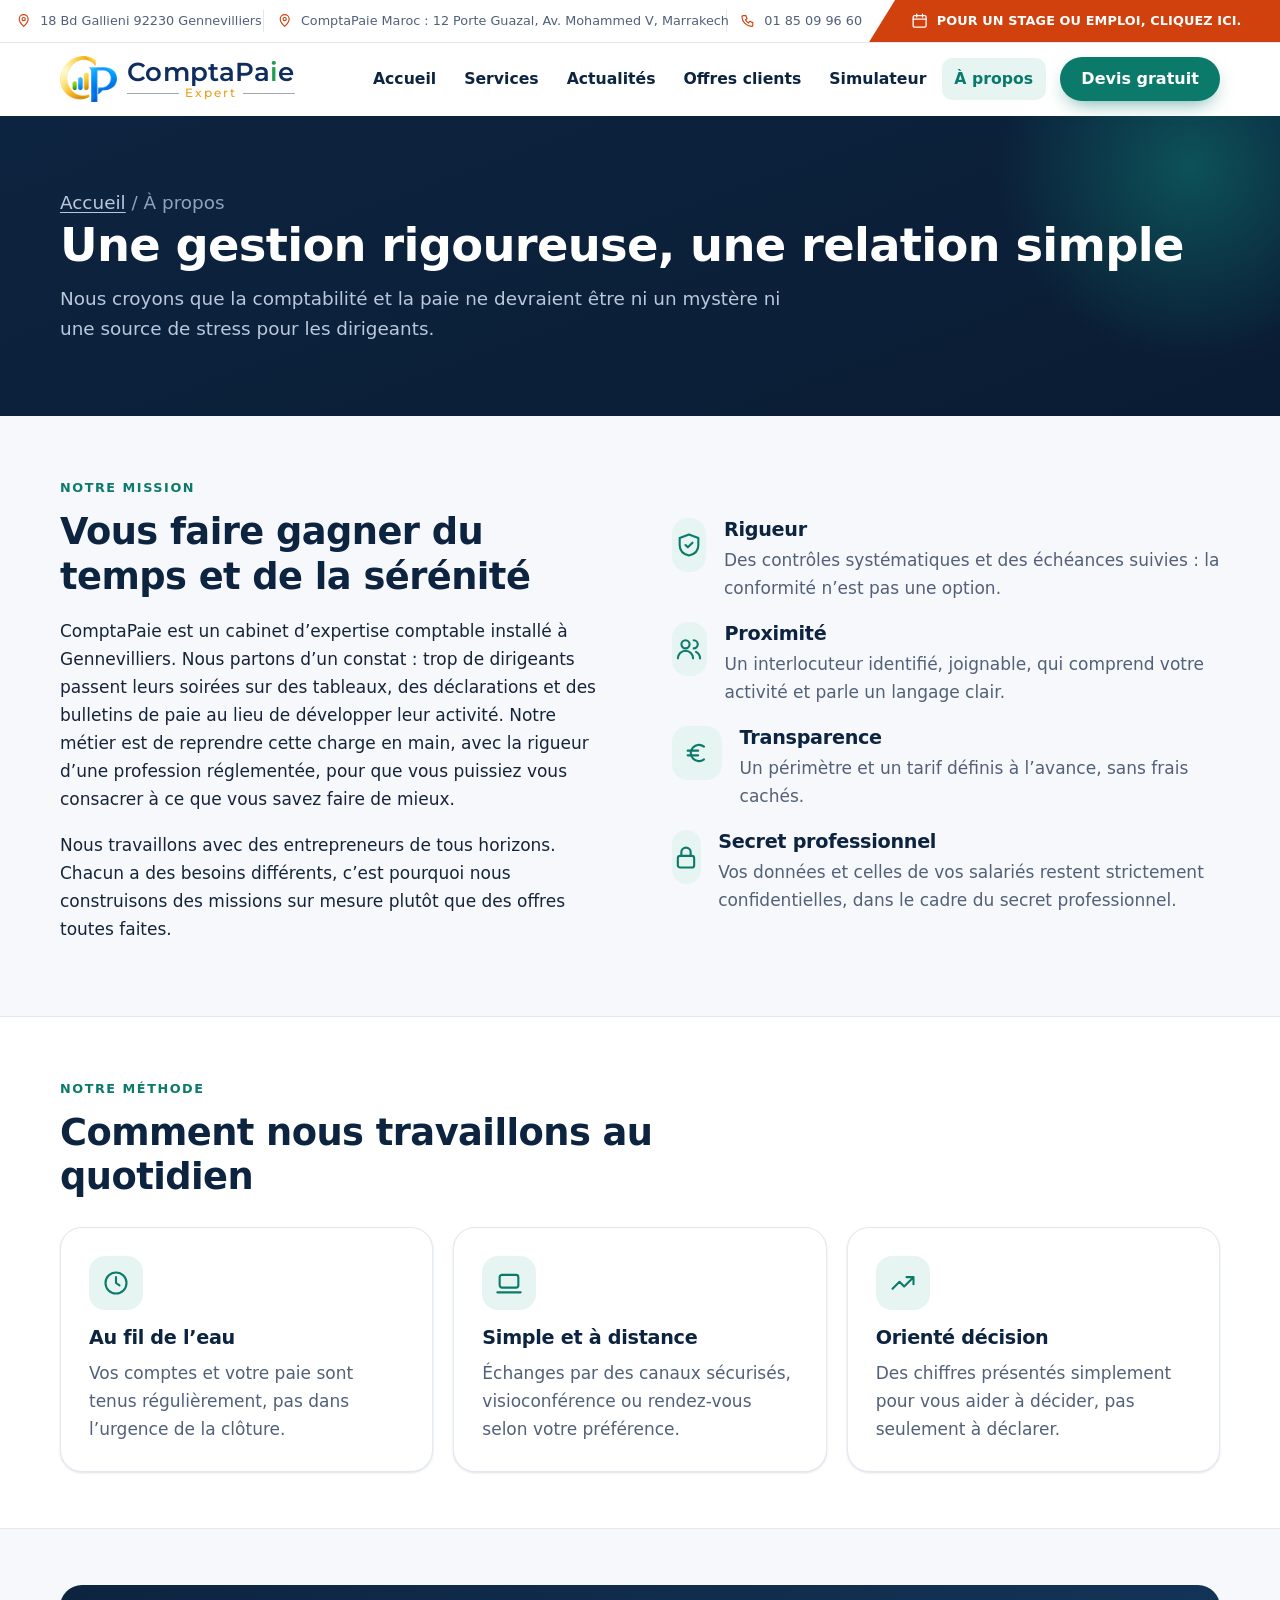
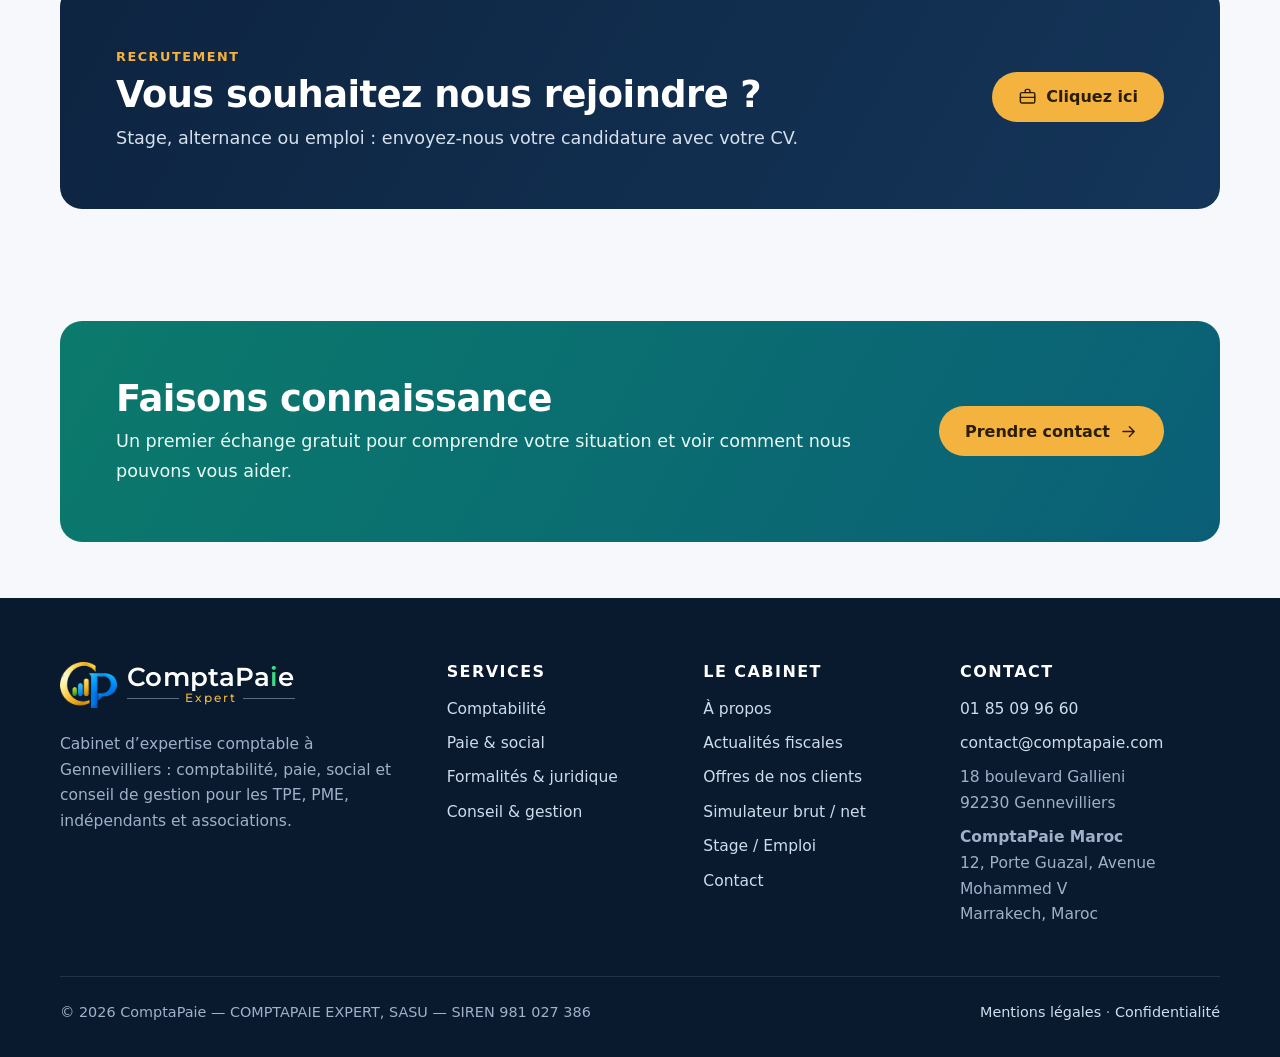
<file: a-propos.html>
<!DOCTYPE html>
<html lang="fr">
<head>
  <meta charset="utf-8">
  <meta name="viewport" content="width=device-width, initial-scale=1">
  <title>À propos — Cabinet d’expertise comptable à Gennevilliers | ComptaPaie</title>
  <meta name="description" content="ComptaPaie, cabinet d’expertise comptable à taille humaine à Gennevilliers : rigueur, transparence et disponibilité pour votre comptabilité, votre paie et vos obligations sociales et fiscales.">
  <meta name="robots" content="index, follow, max-image-preview:large">
  <link rel="canonical" href="https://comptapaie.com/a-propos.html">
  <meta name="theme-color" content="#0d2440">
  <link rel="icon" href="assets/img/favicon.png" type="image/png">
  <link rel="apple-touch-icon" href="assets/img/apple-touch-icon.png">
  <meta property="og:type" content="website">
  <meta property="og:locale" content="fr_FR">
  <meta property="og:site_name" content="ComptaPaie">
  <meta property="og:title" content="À propos — Cabinet d’expertise comptable à Gennevilliers | ComptaPaie">
  <meta property="og:description" content="ComptaPaie, cabinet d’expertise comptable à taille humaine à Gennevilliers : rigueur, transparence et disponibilité pour votre comptabilité, votre paie et vos obligations sociales et fiscales.">
  <meta property="og:url" content="https://comptapaie.com/a-propos.html">
  <meta property="og:image" content="https://comptapaie.com/assets/img/og-image.png">
  <meta property="og:image:width" content="1200">
  <meta property="og:image:height" content="630">
  <meta name="twitter:card" content="summary_large_image">
  <link rel="preload" href="assets/fonts/montserrat-latin-wght-normal.woff2" as="font" type="font/woff2" crossorigin>
  <link rel="stylesheet" href="assets/css/style.css?v=20260920m">
  <script src="assets/js/main.js?v=20260920m" defer></script>
</head>
<body>
<svg class="sprite" width="0" height="0" aria-hidden="true" focusable="false" xmlns="http://www.w3.org/2000/svg">
  <symbol id="i-calc" viewBox="0 0 24 24"><rect x="4" y="2" width="16" height="20" rx="2"/><path d="M8 6h8M8 10h.01M12 10h.01M16 10h.01M8 14h.01M12 14h.01M16 14h.01M8 18h.01M12 18h.01M16 18h.01"/></symbol>
  <symbol id="i-file" viewBox="0 0 24 24"><path d="M14 2H6a2 2 0 0 0-2 2v16a2 2 0 0 0 2 2h12a2 2 0 0 0 2-2V8z"/><path d="M14 2v6h6M8 13h8M8 17h8M8 9h2"/></symbol>
  <symbol id="i-building" viewBox="0 0 24 24"><path d="M3 21h18M5 21V7l7-4 7 4v14M9 21v-4h6v4M9 10h.01M15 10h.01M9 13h.01M15 13h.01"/></symbol>
  <symbol id="i-trend" viewBox="0 0 24 24"><path d="M3 17l6-6 4 4 8-8M15 7h6v6"/></symbol>
  <symbol id="i-shield" viewBox="0 0 24 24"><path d="M12 3l8 3v6c0 5-3.5 8-8 9-4.5-1-8-4-8-9V6z"/><path d="M9 12l2 2 4-4"/></symbol>
  <symbol id="i-clock" viewBox="0 0 24 24"><circle cx="12" cy="12" r="9"/><path d="M12 7v5l3 2"/></symbol>
  <symbol id="i-users" viewBox="0 0 24 24"><circle cx="9" cy="8" r="3.5"/><path d="M2.5 20a6.5 6.5 0 0 1 13 0M16 4.5a3.5 3.5 0 0 1 0 7M18 14.5a6.5 6.5 0 0 1 3.5 5.5"/></symbol>
  <symbol id="i-check" viewBox="0 0 24 24"><path d="M5 12.5l4.5 4.5L19 7.5"/></symbol>
  <symbol id="i-mail" viewBox="0 0 24 24"><rect x="3" y="5" width="18" height="14" rx="2"/><path d="M3 7l9 6 9-6"/></symbol>
  <symbol id="i-arrow" viewBox="0 0 24 24"><path d="M5 12h14M13 6l6 6-6 6"/></symbol>
  <symbol id="i-lock" viewBox="0 0 24 24"><rect x="5" y="11" width="14" height="10" rx="2"/><path d="M8 11V8a4 4 0 0 1 8 0v3"/></symbol>
  <symbol id="i-menu" viewBox="0 0 24 24"><path d="M4 7h16M4 12h16M4 17h16"/></symbol>
  <symbol id="i-x" viewBox="0 0 24 24"><path d="M6 6l12 12M18 6L6 18"/></symbol>
  <symbol id="i-pin" viewBox="0 0 24 24"><path d="M12 21s7-6.2 7-11.5A7 7 0 0 0 5 9.5C5 14.8 12 21 12 21z"/><circle cx="12" cy="9.5" r="2.5"/></symbol>
  <symbol id="i-laptop" viewBox="0 0 24 24"><rect x="4" y="5" width="16" height="11" rx="2"/><path d="M2 20h20"/></symbol>
  <symbol id="i-euro" viewBox="0 0 24 24"><path d="M18 6.5A7 7 0 1 0 18 17.5M4 10h9M4 14h9"/></symbol>
  <symbol id="i-calendar" viewBox="0 0 24 24"><rect x="3" y="5" width="18" height="16" rx="2"/><path d="M3 10h18M8 3v4M16 3v4"/></symbol>
  <symbol id="i-phone" viewBox="0 0 24 24"><path d="M5 4h4l2 5-2.5 1.5a11 11 0 0 0 5 5L15 13l5 2v4a2 2 0 0 1-2 2A16 16 0 0 1 3 6a2 2 0 0 1 2-2z"/></symbol>
  <symbol id="i-briefcase" viewBox="0 0 24 24"><rect x="3" y="7" width="18" height="13" rx="2"/><path d="M9 7V5a2 2 0 0 1 2-2h2a2 2 0 0 1 2 2v2M3 13h18"/></symbol>
  <symbol id="i-external" viewBox="0 0 24 24"><path d="M14 4h6v6M20 4l-9 9M18 14v5a1 1 0 0 1-1 1H5a1 1 0 0 1-1-1V7a1 1 0 0 1 1-1h5"/></symbol>
  <symbol id="i-upload" viewBox="0 0 24 24"><path d="M12 16V4M7 9l5-5 5 5M4 20h16"/></symbol>
  <symbol id="i-news" viewBox="0 0 24 24"><path d="M4 5h13v14H6a2 2 0 0 1-2-2z"/><path d="M17 8h3v9a2 2 0 0 1-2 2M7 9h7M7 13h7M7 16h4"/></symbol>
  <symbol id="i-megaphone" viewBox="0 0 24 24"><path d="M4 10v4h3l7 4V6L7 10z"/><path d="M17 9a4 4 0 0 1 0 6"/></symbol>
  <symbol id="i-pause" viewBox="0 0 24 24"><path d="M8 5v14M16 5v14"/></symbol>
  <symbol id="i-play" viewBox="0 0 24 24"><path d="M8 5l11 7-11 7z"/></symbol>
  <symbol id="i-plus" viewBox="0 0 24 24"><path d="M12 5v14M5 12h14"/></symbol>
  <symbol id="i-chevl" viewBox="0 0 24 24"><path d="M15 5l-7 7 7 7"/></symbol>
  <symbol id="i-chevr" viewBox="0 0 24 24"><path d="M9 5l7 7-7 7"/></symbol>
</svg>
<a class="skip-link" href="#contenu">Aller au contenu</a>

<header class="site-header">
  <div class="topbar">
    <div class="container topbar-inner">
      <ul class="topbar-info">
        <li><svg class="icon " aria-hidden="true" focusable="false"><use href="#i-pin"/></svg><a href="https://www.google.com/maps/search/?api=1&amp;query=18+boulevard+Gallieni+92230+Gennevilliers" target="_blank" rel="noopener">18 Bd Gallieni 92230 Gennevilliers</a></li>
        <li><svg class="icon " aria-hidden="true" focusable="false"><use href="#i-pin"/></svg><a href="https://www.google.com/maps/search/?api=1&amp;query=JXPP%2BF4+Marrakech%2C+Maroc" target="_blank" rel="noopener"><span class="tb-pre">ComptaPaie Maroc : </span>12 Porte Guazal, Av. Mohammed V, Marrakech</a></li>
        <li><svg class="icon " aria-hidden="true" focusable="false"><use href="#i-mail"/></svg><a href="mailto:contact@comptapaie.com">contact@comptapaie.com</a></li>
        <li><svg class="icon " aria-hidden="true" focusable="false"><use href="#i-phone"/></svg><a href="tel:+33185099660">01 85 09 96 60</a></li>
      </ul>
      <a class="topbar-cta" href="candidature.html" target="_blank" rel="noopener"><span class="topbar-cta-text"><svg class="icon " aria-hidden="true" focusable="false"><use href="#i-calendar"/></svg> Pour un stage ou emploi, cliquez ici.</span></a>
    </div>
  </div>
  <div class="navbar">
    <div class="container header-inner">
      <a class="logo" href="index.html" aria-label="ComptaPaie Expert — accueil"><img class="logo-mark" src="assets/img/logo-cp.png" width="54" height="44" alt=""><span class="logo-text"><span class="logo-name">ComptaPa<span class="i">i</span>e</span><span class="logo-tag">Expert</span></span></a>
      <div class="header-right">
        <a class="header-call" href="tel:+33185099660" aria-label="Appeler le cabinet : 01 85 09 96 60"><svg class="icon " aria-hidden="true" focusable="false"><use href="#i-phone"/></svg></a>
        <button class="nav-toggle" type="button" aria-expanded="false" aria-controls="primary-nav" aria-label="Ouvrir le menu">
          <svg class="icon i-open" aria-hidden="true" focusable="false"><use href="#i-menu"/></svg><svg class="icon i-close" aria-hidden="true" focusable="false"><use href="#i-x"/></svg>
        </button>
      </div>
      <nav id="primary-nav" class="primary-nav" aria-label="Navigation principale">
        <a href="index.html">Accueil</a>
        <a href="services.html">Services</a>
        <a href="actualites.html">Actualités</a>
        <a href="offres-clients.html">Offres clients</a>
        <a href="simulateur-brut-net.html">Simulateur</a>
        <a href="a-propos.html" aria-current="page">À propos</a>
        <a class="btn btn--primary" href="contact.html">Devis gratuit</a>
      </nav>
    </div>
  </div>
</header>

<main id="contenu">
<section class="page-hero">
  <div class="container">
    <p class="breadcrumb"><a href="index.html">Accueil</a> / À propos</p>
    <h1>Une gestion rigoureuse, une relation simple</h1>
    <p>Nous croyons que la comptabilité et la paie ne devraient être ni un mystère ni une source de stress pour les dirigeants.</p>
  </div>
</section>

<section class="section">
  <div class="container split">
    <div class="reveal">
      <span class="eyebrow">Notre mission</span>
      <h2>Vous faire gagner du temps et de la sérénité</h2>
      <p>ComptaPaie est un cabinet d’expertise comptable installé à Gennevilliers. Nous partons d’un constat : trop de dirigeants passent leurs soirées sur des tableaux, des déclarations et des bulletins de paie au lieu de développer leur activité. Notre métier est de reprendre cette charge en main, avec la rigueur d’une profession réglementée, pour que vous puissiez vous consacrer à ce que vous savez faire de mieux.</p>
      <p>Nous travaillons avec des entrepreneurs de tous horizons. Chacun a des besoins différents, c’est pourquoi nous construisons des missions sur mesure plutôt que des offres toutes faites.</p>
    </div>
    <div class="grid reveal">
      <div class="feature"><span class="ico"><svg class="icon " aria-hidden="true" focusable="false"><use href="#i-shield"/></svg></span><div><h3>Rigueur</h3><p>Des contrôles systématiques et des échéances suivies : la conformité n’est pas une option.</p></div></div>
      <div class="feature"><span class="ico"><svg class="icon " aria-hidden="true" focusable="false"><use href="#i-users"/></svg></span><div><h3>Proximité</h3><p>Un interlocuteur identifié, joignable, qui comprend votre activité et parle un langage clair.</p></div></div>
      <div class="feature"><span class="ico"><svg class="icon " aria-hidden="true" focusable="false"><use href="#i-euro"/></svg></span><div><h3>Transparence</h3><p>Un périmètre et un tarif définis à l’avance, sans frais cachés.</p></div></div>
      <div class="feature"><span class="ico"><svg class="icon " aria-hidden="true" focusable="false"><use href="#i-lock"/></svg></span><div><h3>Secret professionnel</h3><p>Vos données et celles de vos salariés restent strictement confidentielles, dans le cadre du secret professionnel.</p></div></div>
    </div>
  </div>
</section>

<section class="section section--alt">
  <div class="container">
    <div class="section-head reveal">
      <span class="eyebrow">Notre méthode</span>
      <h2>Comment nous travaillons au quotidien</h2>
    </div>
    <div class="grid grid--3">
      <div class="card reveal"><span class="ico"><svg class="icon " aria-hidden="true" focusable="false"><use href="#i-clock"/></svg></span><h3>Au fil de l’eau</h3><p>Vos comptes et votre paie sont tenus régulièrement, pas dans l’urgence de la clôture.</p></div>
      <div class="card reveal"><span class="ico"><svg class="icon " aria-hidden="true" focusable="false"><use href="#i-laptop"/></svg></span><h3>Simple et à distance</h3><p>Échanges par des canaux sécurisés, visioconférence ou rendez-vous selon votre préférence.</p></div>
      <div class="card reveal"><span class="ico"><svg class="icon " aria-hidden="true" focusable="false"><use href="#i-trend"/></svg></span><h3>Orienté décision</h3><p>Des chiffres présentés simplement pour vous aider à décider, pas seulement à déclarer.</p></div>
    </div>
  </div>
</section>

<section class="section">
  <div class="container">
    <div class="cta-band cta-band--navy reveal">
      <div>
        <span class="eyebrow">Recrutement</span>
        <h2>Vous souhaitez nous rejoindre ?</h2>
        <p>Stage, alternance ou emploi : envoyez-nous votre candidature avec votre CV.</p>
      </div>
      <a class="btn btn--amber" href="candidature.html" target="_blank" rel="noopener"><svg class="icon " aria-hidden="true" focusable="false"><use href="#i-briefcase"/></svg> Cliquez ici</a>
    </div>
  </div>
</section>

<section class="section">
  <div class="container">
    <div class="cta-band reveal">
      <div>
        <h2>Faisons connaissance</h2>
        <p>Un premier échange gratuit pour comprendre votre situation et voir comment nous pouvons vous aider.</p>
      </div>
      <a class="btn btn--amber" href="contact.html">Prendre contact <svg class="icon " aria-hidden="true" focusable="false"><use href="#i-arrow"/></svg></a>
    </div>
  </div>
</section>
</main>

<footer class="site-footer">
  <div class="container">
    <div class="footer-grid">
      <div>
        <a class="logo" href="index.html" aria-label="ComptaPaie Expert — accueil"><img class="logo-mark" src="assets/img/logo-cp.png" width="54" height="44" alt=""><span class="logo-text"><span class="logo-name">ComptaPa<span class="i">i</span>e</span><span class="logo-tag">Expert</span></span></a>
        <p class="footer-about">Cabinet d’expertise comptable à Gennevilliers : comptabilité, paie, social et conseil de gestion pour les TPE, PME, indépendants et associations.</p>
      </div>
      <div>
        <h3>Services</h3>
        <ul>
          <li><a href="services.html#comptabilite">Comptabilité</a></li>
          <li><a href="services.html#paie">Paie &amp; social</a></li>
          <li><a href="services.html#juridique">Formalités &amp; juridique</a></li>
          <li><a href="services.html#conseil">Conseil &amp; gestion</a></li>
        </ul>
      </div>
      <div>
        <h3>Le cabinet</h3>
        <ul>
          <li><a href="a-propos.html">À propos</a></li>
          <li><a href="actualites.html">Actualités fiscales</a></li>
          <li><a href="offres-clients.html">Offres de nos clients</a></li>
          <li><a href="simulateur-brut-net.html">Simulateur brut / net</a></li>
          <li><a href="candidature.html" target="_blank" rel="noopener">Stage / Emploi</a></li>
          <li><a href="contact.html">Contact</a></li>
        </ul>
      </div>
      <div>
        <h3>Contact</h3>
        <ul>
          <li><a href="tel:+33185099660">01 85 09 96 60</a></li>
          <li><a href="mailto:contact@comptapaie.com">contact@comptapaie.com</a></li>
          <li><address>18 boulevard Gallieni<br>92230 Gennevilliers</address></li>
          <li><address><strong>ComptaPaie Maroc</strong><br>12, Porte Guazal, Avenue Mohammed V<br>Marrakech, Maroc</address></li>
        </ul>
      </div>
    </div>
    <div class="footer-bottom">
      <span>© <span id="year">2026</span> ComptaPaie — COMPTAPAIE EXPERT, SASU — SIREN 981 027 386</span>
      <span><a href="mentions-legales.html">Mentions légales</a> · <a href="confidentialite.html">Confidentialité</a></span>
    </div>
  </div>
</footer>
</body>
</html>
</file>
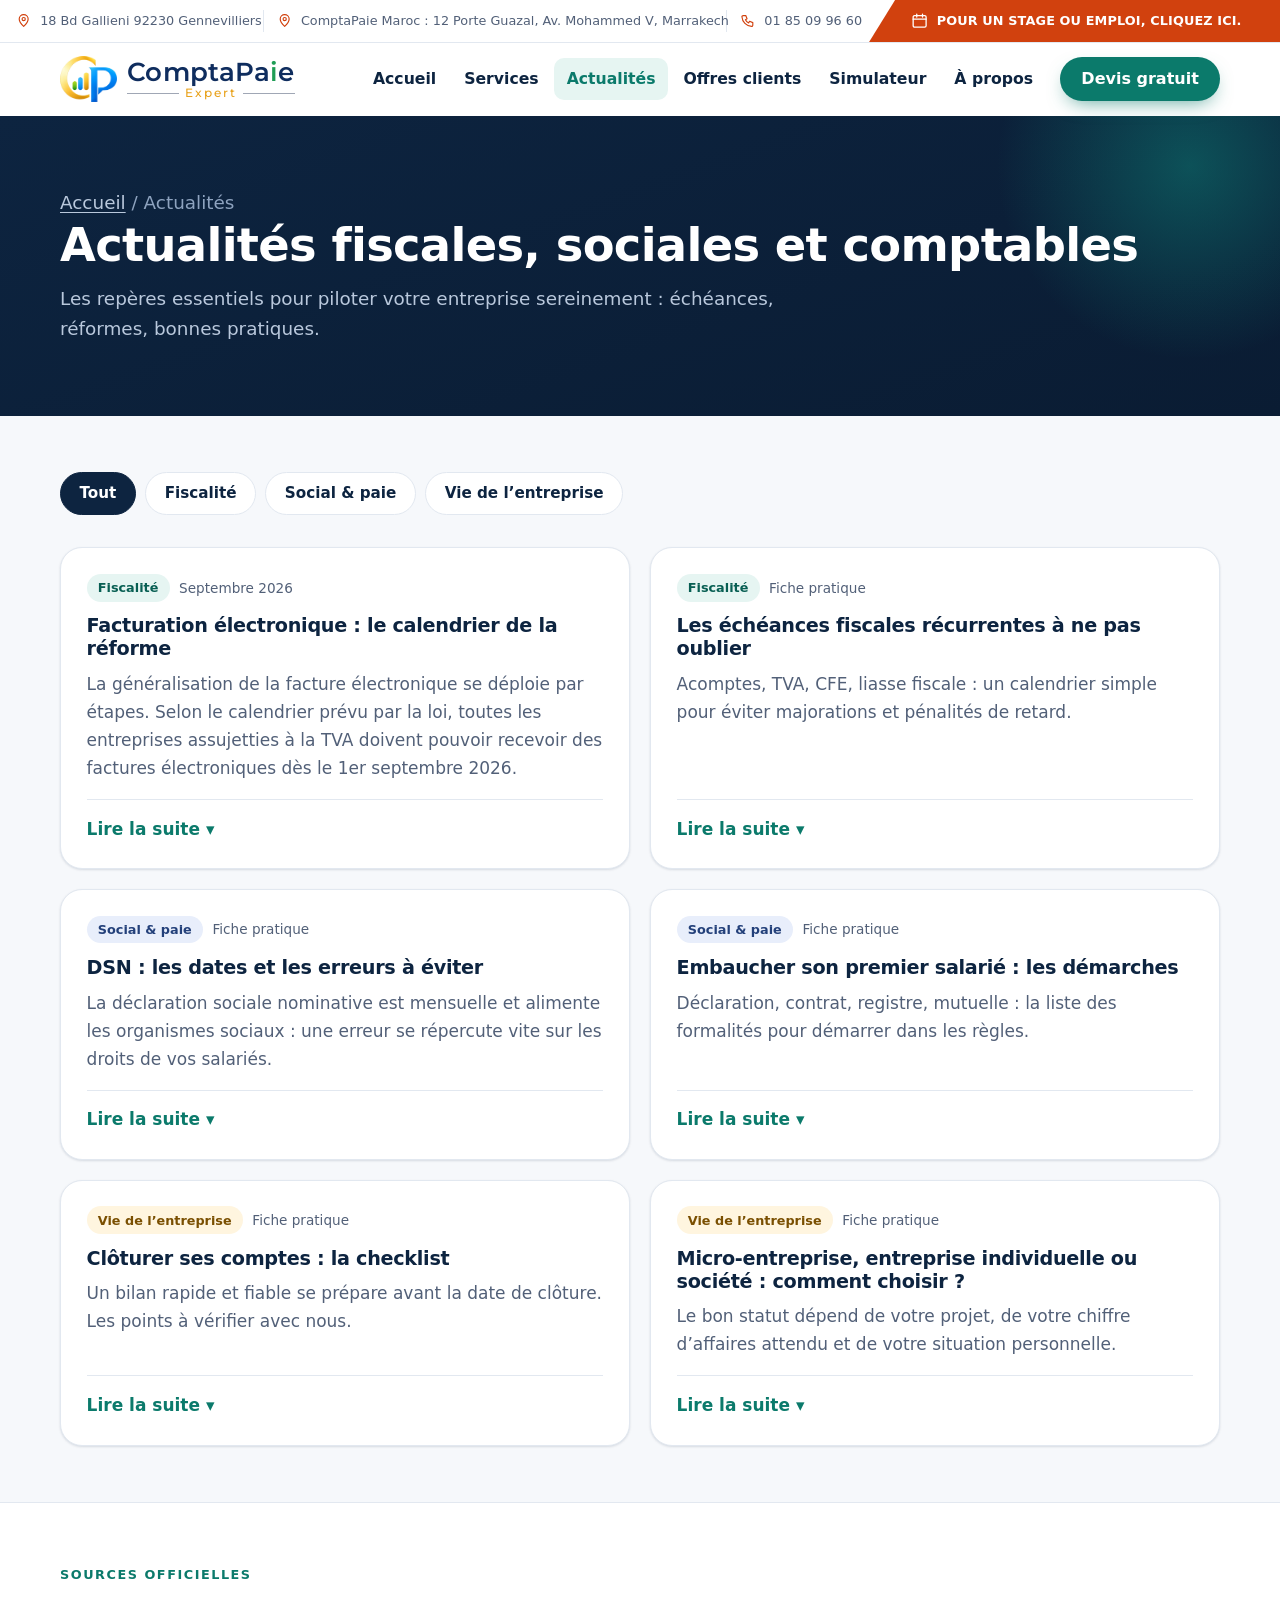
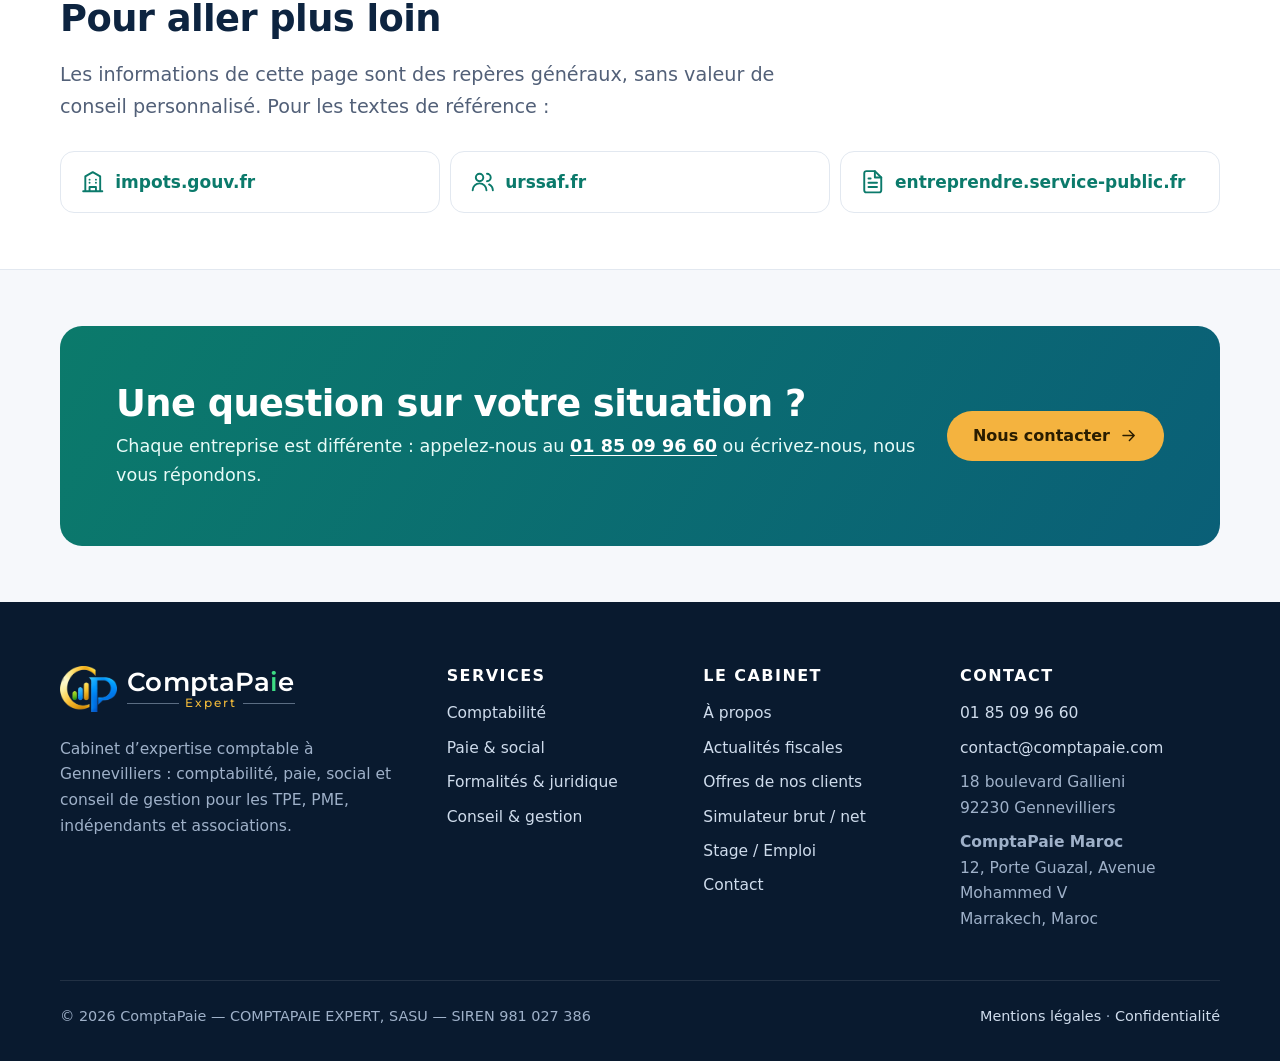
<file: actualites.html>
<!DOCTYPE html>
<html lang="fr">
<head>
  <meta charset="utf-8">
  <meta name="viewport" content="width=device-width, initial-scale=1">
  <title>Actualités fiscales et sociales pour les entreprises | ComptaPaie</title>
  <meta name="description" content="Fiches pratiques et repères fiscaux, sociaux et comptables pour dirigeants : facturation électronique, échéances, DSN, embauche, clôture des comptes. Par le cabinet ComptaPaie, Gennevilliers.">
  <meta name="robots" content="index, follow, max-image-preview:large">
  <link rel="canonical" href="https://comptapaie.com/actualites.html">
  <meta name="theme-color" content="#0d2440">
  <link rel="icon" href="assets/img/favicon.png" type="image/png">
  <link rel="apple-touch-icon" href="assets/img/apple-touch-icon.png">
  <meta property="og:type" content="website">
  <meta property="og:locale" content="fr_FR">
  <meta property="og:site_name" content="ComptaPaie">
  <meta property="og:title" content="Actualités fiscales et sociales pour les entreprises | ComptaPaie">
  <meta property="og:description" content="Fiches pratiques et repères fiscaux, sociaux et comptables pour dirigeants : facturation électronique, échéances, DSN, embauche, clôture des comptes. Par le cabinet ComptaPaie, Gennevilliers.">
  <meta property="og:url" content="https://comptapaie.com/actualites.html">
  <meta property="og:image" content="https://comptapaie.com/assets/img/og-image.png">
  <meta property="og:image:width" content="1200">
  <meta property="og:image:height" content="630">
  <meta name="twitter:card" content="summary_large_image">
  <link rel="preload" href="assets/fonts/montserrat-latin-wght-normal.woff2" as="font" type="font/woff2" crossorigin>
  <link rel="stylesheet" href="assets/css/style.css?v=20260920m">
  <script src="assets/js/main.js?v=20260920m" defer></script>
</head>
<body>
<svg class="sprite" width="0" height="0" aria-hidden="true" focusable="false" xmlns="http://www.w3.org/2000/svg">
  <symbol id="i-calc" viewBox="0 0 24 24"><rect x="4" y="2" width="16" height="20" rx="2"/><path d="M8 6h8M8 10h.01M12 10h.01M16 10h.01M8 14h.01M12 14h.01M16 14h.01M8 18h.01M12 18h.01M16 18h.01"/></symbol>
  <symbol id="i-file" viewBox="0 0 24 24"><path d="M14 2H6a2 2 0 0 0-2 2v16a2 2 0 0 0 2 2h12a2 2 0 0 0 2-2V8z"/><path d="M14 2v6h6M8 13h8M8 17h8M8 9h2"/></symbol>
  <symbol id="i-building" viewBox="0 0 24 24"><path d="M3 21h18M5 21V7l7-4 7 4v14M9 21v-4h6v4M9 10h.01M15 10h.01M9 13h.01M15 13h.01"/></symbol>
  <symbol id="i-trend" viewBox="0 0 24 24"><path d="M3 17l6-6 4 4 8-8M15 7h6v6"/></symbol>
  <symbol id="i-shield" viewBox="0 0 24 24"><path d="M12 3l8 3v6c0 5-3.5 8-8 9-4.5-1-8-4-8-9V6z"/><path d="M9 12l2 2 4-4"/></symbol>
  <symbol id="i-clock" viewBox="0 0 24 24"><circle cx="12" cy="12" r="9"/><path d="M12 7v5l3 2"/></symbol>
  <symbol id="i-users" viewBox="0 0 24 24"><circle cx="9" cy="8" r="3.5"/><path d="M2.5 20a6.5 6.5 0 0 1 13 0M16 4.5a3.5 3.5 0 0 1 0 7M18 14.5a6.5 6.5 0 0 1 3.5 5.5"/></symbol>
  <symbol id="i-check" viewBox="0 0 24 24"><path d="M5 12.5l4.5 4.5L19 7.5"/></symbol>
  <symbol id="i-mail" viewBox="0 0 24 24"><rect x="3" y="5" width="18" height="14" rx="2"/><path d="M3 7l9 6 9-6"/></symbol>
  <symbol id="i-arrow" viewBox="0 0 24 24"><path d="M5 12h14M13 6l6 6-6 6"/></symbol>
  <symbol id="i-lock" viewBox="0 0 24 24"><rect x="5" y="11" width="14" height="10" rx="2"/><path d="M8 11V8a4 4 0 0 1 8 0v3"/></symbol>
  <symbol id="i-menu" viewBox="0 0 24 24"><path d="M4 7h16M4 12h16M4 17h16"/></symbol>
  <symbol id="i-x" viewBox="0 0 24 24"><path d="M6 6l12 12M18 6L6 18"/></symbol>
  <symbol id="i-pin" viewBox="0 0 24 24"><path d="M12 21s7-6.2 7-11.5A7 7 0 0 0 5 9.5C5 14.8 12 21 12 21z"/><circle cx="12" cy="9.5" r="2.5"/></symbol>
  <symbol id="i-laptop" viewBox="0 0 24 24"><rect x="4" y="5" width="16" height="11" rx="2"/><path d="M2 20h20"/></symbol>
  <symbol id="i-euro" viewBox="0 0 24 24"><path d="M18 6.5A7 7 0 1 0 18 17.5M4 10h9M4 14h9"/></symbol>
  <symbol id="i-calendar" viewBox="0 0 24 24"><rect x="3" y="5" width="18" height="16" rx="2"/><path d="M3 10h18M8 3v4M16 3v4"/></symbol>
  <symbol id="i-phone" viewBox="0 0 24 24"><path d="M5 4h4l2 5-2.5 1.5a11 11 0 0 0 5 5L15 13l5 2v4a2 2 0 0 1-2 2A16 16 0 0 1 3 6a2 2 0 0 1 2-2z"/></symbol>
  <symbol id="i-briefcase" viewBox="0 0 24 24"><rect x="3" y="7" width="18" height="13" rx="2"/><path d="M9 7V5a2 2 0 0 1 2-2h2a2 2 0 0 1 2 2v2M3 13h18"/></symbol>
  <symbol id="i-external" viewBox="0 0 24 24"><path d="M14 4h6v6M20 4l-9 9M18 14v5a1 1 0 0 1-1 1H5a1 1 0 0 1-1-1V7a1 1 0 0 1 1-1h5"/></symbol>
  <symbol id="i-upload" viewBox="0 0 24 24"><path d="M12 16V4M7 9l5-5 5 5M4 20h16"/></symbol>
  <symbol id="i-news" viewBox="0 0 24 24"><path d="M4 5h13v14H6a2 2 0 0 1-2-2z"/><path d="M17 8h3v9a2 2 0 0 1-2 2M7 9h7M7 13h7M7 16h4"/></symbol>
  <symbol id="i-megaphone" viewBox="0 0 24 24"><path d="M4 10v4h3l7 4V6L7 10z"/><path d="M17 9a4 4 0 0 1 0 6"/></symbol>
  <symbol id="i-pause" viewBox="0 0 24 24"><path d="M8 5v14M16 5v14"/></symbol>
  <symbol id="i-play" viewBox="0 0 24 24"><path d="M8 5l11 7-11 7z"/></symbol>
  <symbol id="i-plus" viewBox="0 0 24 24"><path d="M12 5v14M5 12h14"/></symbol>
  <symbol id="i-chevl" viewBox="0 0 24 24"><path d="M15 5l-7 7 7 7"/></symbol>
  <symbol id="i-chevr" viewBox="0 0 24 24"><path d="M9 5l7 7-7 7"/></symbol>
</svg>
<a class="skip-link" href="#contenu">Aller au contenu</a>

<header class="site-header">
  <div class="topbar">
    <div class="container topbar-inner">
      <ul class="topbar-info">
        <li><svg class="icon " aria-hidden="true" focusable="false"><use href="#i-pin"/></svg><a href="https://www.google.com/maps/search/?api=1&amp;query=18+boulevard+Gallieni+92230+Gennevilliers" target="_blank" rel="noopener">18 Bd Gallieni 92230 Gennevilliers</a></li>
        <li><svg class="icon " aria-hidden="true" focusable="false"><use href="#i-pin"/></svg><a href="https://www.google.com/maps/search/?api=1&amp;query=JXPP%2BF4+Marrakech%2C+Maroc" target="_blank" rel="noopener"><span class="tb-pre">ComptaPaie Maroc : </span>12 Porte Guazal, Av. Mohammed V, Marrakech</a></li>
        <li><svg class="icon " aria-hidden="true" focusable="false"><use href="#i-mail"/></svg><a href="mailto:contact@comptapaie.com">contact@comptapaie.com</a></li>
        <li><svg class="icon " aria-hidden="true" focusable="false"><use href="#i-phone"/></svg><a href="tel:+33185099660">01 85 09 96 60</a></li>
      </ul>
      <a class="topbar-cta" href="candidature.html" target="_blank" rel="noopener"><span class="topbar-cta-text"><svg class="icon " aria-hidden="true" focusable="false"><use href="#i-calendar"/></svg> Pour un stage ou emploi, cliquez ici.</span></a>
    </div>
  </div>
  <div class="navbar">
    <div class="container header-inner">
      <a class="logo" href="index.html" aria-label="ComptaPaie Expert — accueil"><img class="logo-mark" src="assets/img/logo-cp.png" width="54" height="44" alt=""><span class="logo-text"><span class="logo-name">ComptaPa<span class="i">i</span>e</span><span class="logo-tag">Expert</span></span></a>
      <div class="header-right">
        <a class="header-call" href="tel:+33185099660" aria-label="Appeler le cabinet : 01 85 09 96 60"><svg class="icon " aria-hidden="true" focusable="false"><use href="#i-phone"/></svg></a>
        <button class="nav-toggle" type="button" aria-expanded="false" aria-controls="primary-nav" aria-label="Ouvrir le menu">
          <svg class="icon i-open" aria-hidden="true" focusable="false"><use href="#i-menu"/></svg><svg class="icon i-close" aria-hidden="true" focusable="false"><use href="#i-x"/></svg>
        </button>
      </div>
      <nav id="primary-nav" class="primary-nav" aria-label="Navigation principale">
        <a href="index.html">Accueil</a>
        <a href="services.html">Services</a>
        <a href="actualites.html" aria-current="page">Actualités</a>
        <a href="offres-clients.html">Offres clients</a>
        <a href="simulateur-brut-net.html">Simulateur</a>
        <a href="a-propos.html">À propos</a>
        <a class="btn btn--primary" href="contact.html">Devis gratuit</a>
      </nav>
    </div>
  </div>
</header>

<main id="contenu">
<section class="page-hero">
  <div class="container">
    <p class="breadcrumb"><a href="index.html">Accueil</a> / Actualités</p>
    <h1>Actualités fiscales, sociales et comptables</h1>
    <p>Les repères essentiels pour piloter votre entreprise sereinement : échéances, réformes, bonnes pratiques.</p>
  </div>
</section>

<section class="section">
  <div class="container">
    <div class="filter-bar" role="group" aria-label="Filtrer les actualités">
      <button type="button" class="chip-btn" data-filter="all" aria-pressed="true">Tout</button>
      <button type="button" class="chip-btn" data-filter="fiscal" aria-pressed="false">Fiscalité</button>
      <button type="button" class="chip-btn" data-filter="social" aria-pressed="false">Social &amp; paie</button>
      <button type="button" class="chip-btn" data-filter="entreprise" aria-pressed="false">Vie de l’entreprise</button>
    </div>

    <div class="news-grid" id="news-grid">

      <article class="news-card reveal" data-cat="fiscal">
        <div class="news-meta"><span class="tag tag--fiscal">Fiscalité</span><span>Septembre 2026</span></div>
        <h3>Facturation électronique : le calendrier de la réforme</h3>
        <p>La généralisation de la facture électronique se déploie par étapes. Selon le calendrier prévu par la loi, toutes les entreprises assujetties à la TVA doivent pouvoir recevoir des factures électroniques dès le 1er septembre 2026.</p>
        <details>
          <summary>Lire la suite</summary>
          <div class="more-body">
            <ul>
              <li><strong>1er septembre 2026 :</strong> réception des factures électroniques pour toutes les entreprises ; émission obligatoire pour les grandes entreprises et les entreprises de taille intermédiaire.</li>
              <li><strong>1er septembre 2027 :</strong> émission obligatoire pour les PME et les micro-entreprises.</li>
              <li>Les factures entre assujettis établis en France passent par une plateforme agréée ; les ventes aux particuliers et à l’international relèvent de l’« e-reporting ».</li>
            </ul>
            <p><strong>Que faire ?</strong> Choisir une plateforme agréée, mettre à jour vos fiches clients et fournisseurs (SIREN, adresses) et adapter votre logiciel de facturation. Nous vous accompagnons dans ce choix et dans le paramétrage.</p>
            <p class="caveat">Calendrier tel qu’il est prévu par la loi à la date de rédaction : il peut évoluer. Vérifiez-le auprès de l’administration fiscale ou de notre cabinet avant toute décision.</p>
          </div>
        </details>
      </article>

      <article class="news-card reveal" data-cat="fiscal">
        <div class="news-meta"><span class="tag tag--fiscal">Fiscalité</span><span>Fiche pratique</span></div>
        <h3>Les échéances fiscales récurrentes à ne pas oublier</h3>
        <p>Acomptes, TVA, CFE, liasse fiscale : un calendrier simple pour éviter majorations et pénalités de retard.</p>
        <details>
          <summary>Lire la suite</summary>
          <div class="more-body">
            <ul>
              <li><strong>TVA (régime réel normal) :</strong> déclaration mensuelle, à déposer entre le 15 et le 24 du mois suivant selon votre situation.</li>
              <li><strong>Impôt sur les sociétés :</strong> pour un exercice qui suit l’année civile, acomptes les 15 mars, 15 juin, 15 septembre et 15 décembre.</li>
              <li><strong>CFE :</strong> paiement du solde le 15 décembre (un acompte est dû le 15 juin au-delà d’un certain montant).</li>
              <li><strong>Liasse fiscale :</strong> pour une clôture au 31 décembre, au plus tard le deuxième jour ouvré suivant le 1er mai.</li>
            </ul>
            <p class="caveat">Les dates exactes dépendent de votre régime et de votre date de clôture : consultez votre espace professionnel ou demandez-nous votre calendrier personnalisé.</p>
          </div>
        </details>
      </article>

      <article class="news-card reveal" data-cat="social">
        <div class="news-meta"><span class="tag tag--social">Social &amp; paie</span><span>Fiche pratique</span></div>
        <h3>DSN : les dates et les erreurs à éviter</h3>
        <p>La déclaration sociale nominative est mensuelle et alimente les organismes sociaux : une erreur se répercute vite sur les droits de vos salariés.</p>
        <details>
          <summary>Lire la suite</summary>
          <div class="more-body">
            <ul>
              <li><strong>Date limite :</strong> le 5 du mois pour les entreprises de 50 salariés et plus, le 15 du mois pour les autres.</li>
              <li><strong>Événements :</strong> arrêt de travail, fin de contrat… se signalent dans les 5 jours.</li>
              <li><strong>Erreurs fréquentes :</strong> numéro de sécurité sociale erroné, période de paie incohérente, contrat mal renseigné.</li>
            </ul>
            <p>Nous transmettons vos DSN et vérifions leur cohérence avant chaque envoi.</p>
          </div>
        </details>
      </article>

      <article class="news-card reveal" data-cat="social">
        <div class="news-meta"><span class="tag tag--social">Social &amp; paie</span><span>Fiche pratique</span></div>
        <h3>Embaucher son premier salarié : les démarches</h3>
        <p>Déclaration, contrat, registre, mutuelle : la liste des formalités pour démarrer dans les règles.</p>
        <details>
          <summary>Lire la suite</summary>
          <div class="more-body">
            <ul>
              <li><strong>DPAE :</strong> déclaration préalable à l’embauche, à effectuer avant l’arrivée du salarié.</li>
              <li><strong>Contrat de travail :</strong> écrit obligatoire pour un CDD, fortement recommandé pour un CDI ; vérifiez votre convention collective.</li>
              <li><strong>Registre unique du personnel</strong> et affichages obligatoires.</li>
              <li><strong>Complémentaire santé collective</strong> et affiliation à la retraite complémentaire.</li>
              <li><strong>Visite d’information et de prévention</strong> auprès de la santé au travail dans les 3 mois.</li>
            </ul>
            <p>Nous prenons en charge la DPAE, le contrat et le premier bulletin de paie.</p>
          </div>
        </details>
      </article>

      <article class="news-card reveal" data-cat="entreprise">
        <div class="news-meta"><span class="tag tag--entreprise">Vie de l’entreprise</span><span>Fiche pratique</span></div>
        <h3>Clôturer ses comptes : la checklist</h3>
        <p>Un bilan rapide et fiable se prépare avant la date de clôture. Les points à vérifier avec nous.</p>
        <details>
          <summary>Lire la suite</summary>
          <div class="more-body">
            <ul>
              <li>Rapprochements bancaires à jour sur toute la période.</li>
              <li>Inventaire des stocks et des travaux en cours à la date de clôture.</li>
              <li>Factures non parvenues, charges et produits constatés d’avance.</li>
              <li>Clients douteux : créances à provisionner.</li>
              <li>Immobilisations acquises ou cédées dans l’année.</li>
            </ul>
            <p>Après la clôture, les comptes doivent être approuvés dans les six mois, puis déposés au greffe.</p>
          </div>
        </details>
      </article>

      <article class="news-card reveal" data-cat="entreprise">
        <div class="news-meta"><span class="tag tag--entreprise">Vie de l’entreprise</span><span>Fiche pratique</span></div>
        <h3>Micro-entreprise, entreprise individuelle ou société : comment choisir ?</h3>
        <p>Le bon statut dépend de votre projet, de votre chiffre d’affaires attendu et de votre situation personnelle.</p>
        <details>
          <summary>Lire la suite</summary>
          <div class="more-body">
            <ul>
              <li><strong>Protection du patrimoine :</strong> l’entrepreneur individuel bénéficie d’un patrimoine professionnel distinct ; la société limite la responsabilité aux apports.</li>
              <li><strong>Fiscalité :</strong> impôt sur le revenu ou impôt sur les sociétés, avec des effets très différents sur la rémunération.</li>
              <li><strong>Protection sociale :</strong> le statut du dirigeant change ses cotisations et ses droits.</li>
              <li><strong>Seuils :</strong> les plafonds de chiffre d’affaires évoluent régulièrement.</li>
            </ul>
            <p>Demandez-nous une simulation chiffrée avant de vous décider.</p>
          </div>
        </details>
      </article>

    </div>
  </div>
</section>

<section class="section section--alt">
  <div class="container">
    <div class="section-head reveal">
      <span class="eyebrow">Sources officielles</span>
      <h2>Pour aller plus loin</h2>
      <p class="lead">Les informations de cette page sont des repères généraux, sans valeur de conseil personnalisé. Pour les textes de référence :</p>
    </div>
    <ul class="sources reveal">
      <li><a href="https://www.impots.gouv.fr" target="_blank" rel="noopener"><svg class="icon " aria-hidden="true" focusable="false"><use href="#i-building"/></svg> impots.gouv.fr</a></li>
      <li><a href="https://www.urssaf.fr" target="_blank" rel="noopener"><svg class="icon " aria-hidden="true" focusable="false"><use href="#i-users"/></svg> urssaf.fr</a></li>
      <li><a href="https://entreprendre.service-public.fr" target="_blank" rel="noopener"><svg class="icon " aria-hidden="true" focusable="false"><use href="#i-file"/></svg> entreprendre.service-public.fr</a></li>
    </ul>
  </div>
</section>

<section class="section">
  <div class="container">
    <div class="cta-band reveal">
      <div>
        <h2>Une question sur votre situation ?</h2>
        <p>Chaque entreprise est différente : appelez-nous au <a class="cta-tel" href="tel:+33185099660">01 85 09 96 60</a> ou écrivez-nous, nous vous répondons.</p>
      </div>
      <a class="btn btn--amber" href="contact.html">Nous contacter <svg class="icon " aria-hidden="true" focusable="false"><use href="#i-arrow"/></svg></a>
    </div>
  </div>
</section>
</main>

<footer class="site-footer">
  <div class="container">
    <div class="footer-grid">
      <div>
        <a class="logo" href="index.html" aria-label="ComptaPaie Expert — accueil"><img class="logo-mark" src="assets/img/logo-cp.png" width="54" height="44" alt=""><span class="logo-text"><span class="logo-name">ComptaPa<span class="i">i</span>e</span><span class="logo-tag">Expert</span></span></a>
        <p class="footer-about">Cabinet d’expertise comptable à Gennevilliers : comptabilité, paie, social et conseil de gestion pour les TPE, PME, indépendants et associations.</p>
      </div>
      <div>
        <h3>Services</h3>
        <ul>
          <li><a href="services.html#comptabilite">Comptabilité</a></li>
          <li><a href="services.html#paie">Paie &amp; social</a></li>
          <li><a href="services.html#juridique">Formalités &amp; juridique</a></li>
          <li><a href="services.html#conseil">Conseil &amp; gestion</a></li>
        </ul>
      </div>
      <div>
        <h3>Le cabinet</h3>
        <ul>
          <li><a href="a-propos.html">À propos</a></li>
          <li><a href="actualites.html">Actualités fiscales</a></li>
          <li><a href="offres-clients.html">Offres de nos clients</a></li>
          <li><a href="simulateur-brut-net.html">Simulateur brut / net</a></li>
          <li><a href="candidature.html" target="_blank" rel="noopener">Stage / Emploi</a></li>
          <li><a href="contact.html">Contact</a></li>
        </ul>
      </div>
      <div>
        <h3>Contact</h3>
        <ul>
          <li><a href="tel:+33185099660">01 85 09 96 60</a></li>
          <li><a href="mailto:contact@comptapaie.com">contact@comptapaie.com</a></li>
          <li><address>18 boulevard Gallieni<br>92230 Gennevilliers</address></li>
          <li><address><strong>ComptaPaie Maroc</strong><br>12, Porte Guazal, Avenue Mohammed V<br>Marrakech, Maroc</address></li>
        </ul>
      </div>
    </div>
    <div class="footer-bottom">
      <span>© <span id="year">2026</span> ComptaPaie — COMPTAPAIE EXPERT, SASU — SIREN 981 027 386</span>
      <span><a href="mentions-legales.html">Mentions légales</a> · <a href="confidentialite.html">Confidentialité</a></span>
    </div>
  </div>
</footer>
</body>
</html>
</file>
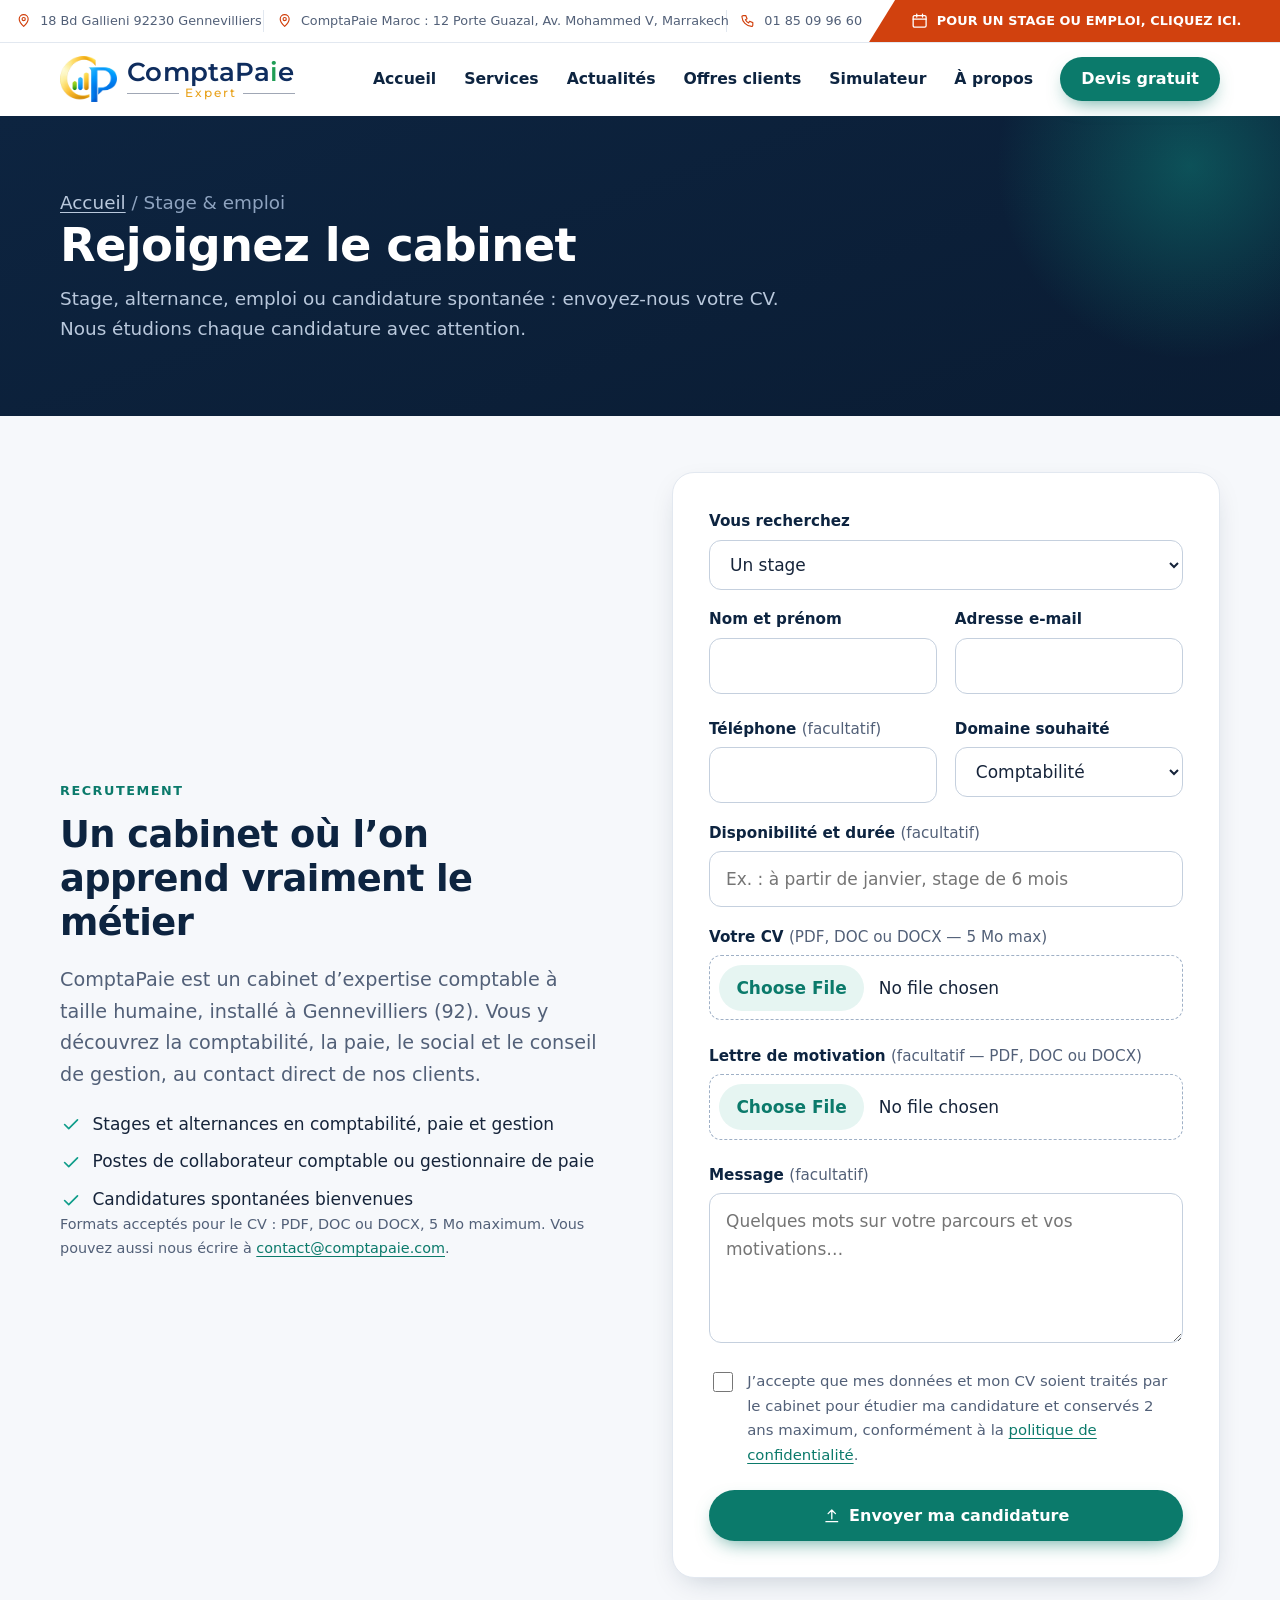
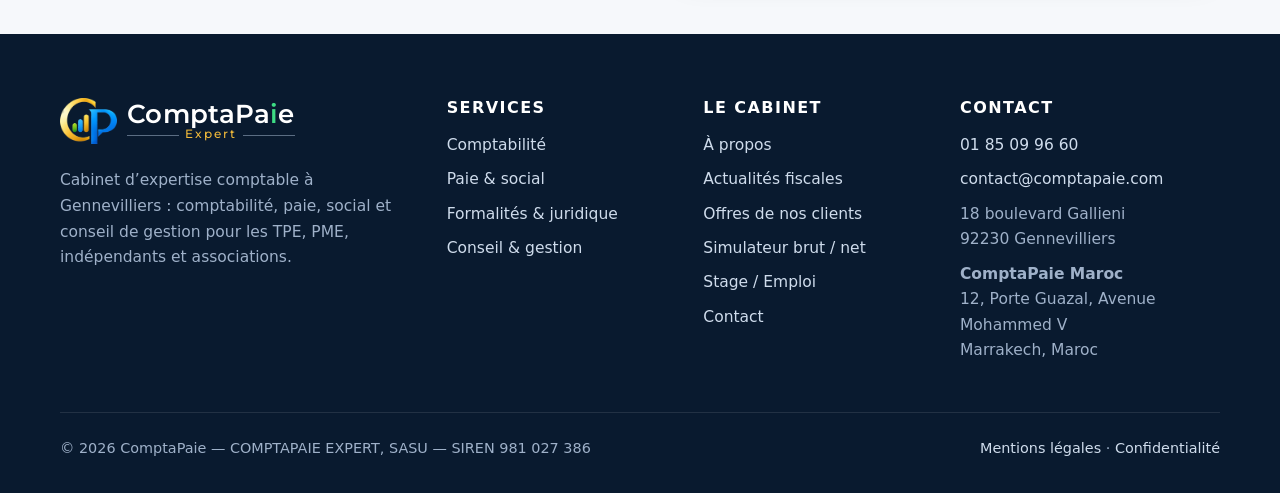
<file: candidature.html>
<!DOCTYPE html>
<html lang="fr">
<head>
  <meta charset="utf-8">
  <meta name="viewport" content="width=device-width, initial-scale=1">
  <title>Stage, alternance et emploi — Envoyer sa candidature | ComptaPaie</title>
  <meta name="description" content="Candidature spontanée, stage, alternance ou emploi au cabinet d’expertise comptable ComptaPaie à Gennevilliers : envoyez votre CV directement en ligne.">
  <meta name="robots" content="index, follow, max-image-preview:large">
  <link rel="canonical" href="https://comptapaie.com/candidature.html">
  <meta name="theme-color" content="#0d2440">
  <link rel="icon" href="assets/img/favicon.png" type="image/png">
  <link rel="apple-touch-icon" href="assets/img/apple-touch-icon.png">
  <meta property="og:type" content="website">
  <meta property="og:locale" content="fr_FR">
  <meta property="og:site_name" content="ComptaPaie">
  <meta property="og:title" content="Stage, alternance et emploi — Envoyer sa candidature | ComptaPaie">
  <meta property="og:description" content="Candidature spontanée, stage, alternance ou emploi au cabinet d’expertise comptable ComptaPaie à Gennevilliers : envoyez votre CV directement en ligne.">
  <meta property="og:url" content="https://comptapaie.com/candidature.html">
  <meta property="og:image" content="https://comptapaie.com/assets/img/og-image.png">
  <meta property="og:image:width" content="1200">
  <meta property="og:image:height" content="630">
  <meta name="twitter:card" content="summary_large_image">
  <link rel="preload" href="assets/fonts/montserrat-latin-wght-normal.woff2" as="font" type="font/woff2" crossorigin>
  <link rel="stylesheet" href="assets/css/style.css?v=20260920m">
  <script src="assets/js/main.js?v=20260920m" defer></script>
</head>
<body>
<svg class="sprite" width="0" height="0" aria-hidden="true" focusable="false" xmlns="http://www.w3.org/2000/svg">
  <symbol id="i-calc" viewBox="0 0 24 24"><rect x="4" y="2" width="16" height="20" rx="2"/><path d="M8 6h8M8 10h.01M12 10h.01M16 10h.01M8 14h.01M12 14h.01M16 14h.01M8 18h.01M12 18h.01M16 18h.01"/></symbol>
  <symbol id="i-file" viewBox="0 0 24 24"><path d="M14 2H6a2 2 0 0 0-2 2v16a2 2 0 0 0 2 2h12a2 2 0 0 0 2-2V8z"/><path d="M14 2v6h6M8 13h8M8 17h8M8 9h2"/></symbol>
  <symbol id="i-building" viewBox="0 0 24 24"><path d="M3 21h18M5 21V7l7-4 7 4v14M9 21v-4h6v4M9 10h.01M15 10h.01M9 13h.01M15 13h.01"/></symbol>
  <symbol id="i-trend" viewBox="0 0 24 24"><path d="M3 17l6-6 4 4 8-8M15 7h6v6"/></symbol>
  <symbol id="i-shield" viewBox="0 0 24 24"><path d="M12 3l8 3v6c0 5-3.5 8-8 9-4.5-1-8-4-8-9V6z"/><path d="M9 12l2 2 4-4"/></symbol>
  <symbol id="i-clock" viewBox="0 0 24 24"><circle cx="12" cy="12" r="9"/><path d="M12 7v5l3 2"/></symbol>
  <symbol id="i-users" viewBox="0 0 24 24"><circle cx="9" cy="8" r="3.5"/><path d="M2.5 20a6.5 6.5 0 0 1 13 0M16 4.5a3.5 3.5 0 0 1 0 7M18 14.5a6.5 6.5 0 0 1 3.5 5.5"/></symbol>
  <symbol id="i-check" viewBox="0 0 24 24"><path d="M5 12.5l4.5 4.5L19 7.5"/></symbol>
  <symbol id="i-mail" viewBox="0 0 24 24"><rect x="3" y="5" width="18" height="14" rx="2"/><path d="M3 7l9 6 9-6"/></symbol>
  <symbol id="i-arrow" viewBox="0 0 24 24"><path d="M5 12h14M13 6l6 6-6 6"/></symbol>
  <symbol id="i-lock" viewBox="0 0 24 24"><rect x="5" y="11" width="14" height="10" rx="2"/><path d="M8 11V8a4 4 0 0 1 8 0v3"/></symbol>
  <symbol id="i-menu" viewBox="0 0 24 24"><path d="M4 7h16M4 12h16M4 17h16"/></symbol>
  <symbol id="i-x" viewBox="0 0 24 24"><path d="M6 6l12 12M18 6L6 18"/></symbol>
  <symbol id="i-pin" viewBox="0 0 24 24"><path d="M12 21s7-6.2 7-11.5A7 7 0 0 0 5 9.5C5 14.8 12 21 12 21z"/><circle cx="12" cy="9.5" r="2.5"/></symbol>
  <symbol id="i-laptop" viewBox="0 0 24 24"><rect x="4" y="5" width="16" height="11" rx="2"/><path d="M2 20h20"/></symbol>
  <symbol id="i-euro" viewBox="0 0 24 24"><path d="M18 6.5A7 7 0 1 0 18 17.5M4 10h9M4 14h9"/></symbol>
  <symbol id="i-calendar" viewBox="0 0 24 24"><rect x="3" y="5" width="18" height="16" rx="2"/><path d="M3 10h18M8 3v4M16 3v4"/></symbol>
  <symbol id="i-phone" viewBox="0 0 24 24"><path d="M5 4h4l2 5-2.5 1.5a11 11 0 0 0 5 5L15 13l5 2v4a2 2 0 0 1-2 2A16 16 0 0 1 3 6a2 2 0 0 1 2-2z"/></symbol>
  <symbol id="i-briefcase" viewBox="0 0 24 24"><rect x="3" y="7" width="18" height="13" rx="2"/><path d="M9 7V5a2 2 0 0 1 2-2h2a2 2 0 0 1 2 2v2M3 13h18"/></symbol>
  <symbol id="i-external" viewBox="0 0 24 24"><path d="M14 4h6v6M20 4l-9 9M18 14v5a1 1 0 0 1-1 1H5a1 1 0 0 1-1-1V7a1 1 0 0 1 1-1h5"/></symbol>
  <symbol id="i-upload" viewBox="0 0 24 24"><path d="M12 16V4M7 9l5-5 5 5M4 20h16"/></symbol>
  <symbol id="i-news" viewBox="0 0 24 24"><path d="M4 5h13v14H6a2 2 0 0 1-2-2z"/><path d="M17 8h3v9a2 2 0 0 1-2 2M7 9h7M7 13h7M7 16h4"/></symbol>
  <symbol id="i-megaphone" viewBox="0 0 24 24"><path d="M4 10v4h3l7 4V6L7 10z"/><path d="M17 9a4 4 0 0 1 0 6"/></symbol>
  <symbol id="i-pause" viewBox="0 0 24 24"><path d="M8 5v14M16 5v14"/></symbol>
  <symbol id="i-play" viewBox="0 0 24 24"><path d="M8 5l11 7-11 7z"/></symbol>
  <symbol id="i-plus" viewBox="0 0 24 24"><path d="M12 5v14M5 12h14"/></symbol>
  <symbol id="i-chevl" viewBox="0 0 24 24"><path d="M15 5l-7 7 7 7"/></symbol>
  <symbol id="i-chevr" viewBox="0 0 24 24"><path d="M9 5l7 7-7 7"/></symbol>
</svg>
<a class="skip-link" href="#contenu">Aller au contenu</a>

<header class="site-header">
  <div class="topbar">
    <div class="container topbar-inner">
      <ul class="topbar-info">
        <li><svg class="icon " aria-hidden="true" focusable="false"><use href="#i-pin"/></svg><a href="https://www.google.com/maps/search/?api=1&amp;query=18+boulevard+Gallieni+92230+Gennevilliers" target="_blank" rel="noopener">18 Bd Gallieni 92230 Gennevilliers</a></li>
        <li><svg class="icon " aria-hidden="true" focusable="false"><use href="#i-pin"/></svg><a href="https://www.google.com/maps/search/?api=1&amp;query=JXPP%2BF4+Marrakech%2C+Maroc" target="_blank" rel="noopener"><span class="tb-pre">ComptaPaie Maroc : </span>12 Porte Guazal, Av. Mohammed V, Marrakech</a></li>
        <li><svg class="icon " aria-hidden="true" focusable="false"><use href="#i-mail"/></svg><a href="mailto:contact@comptapaie.com">contact@comptapaie.com</a></li>
        <li><svg class="icon " aria-hidden="true" focusable="false"><use href="#i-phone"/></svg><a href="tel:+33185099660">01 85 09 96 60</a></li>
      </ul>
      <a class="topbar-cta" href="candidature.html" target="_blank" rel="noopener"><span class="topbar-cta-text"><svg class="icon " aria-hidden="true" focusable="false"><use href="#i-calendar"/></svg> Pour un stage ou emploi, cliquez ici.</span></a>
    </div>
  </div>
  <div class="navbar">
    <div class="container header-inner">
      <a class="logo" href="index.html" aria-label="ComptaPaie Expert — accueil"><img class="logo-mark" src="assets/img/logo-cp.png" width="54" height="44" alt=""><span class="logo-text"><span class="logo-name">ComptaPa<span class="i">i</span>e</span><span class="logo-tag">Expert</span></span></a>
      <div class="header-right">
        <a class="header-call" href="tel:+33185099660" aria-label="Appeler le cabinet : 01 85 09 96 60"><svg class="icon " aria-hidden="true" focusable="false"><use href="#i-phone"/></svg></a>
        <button class="nav-toggle" type="button" aria-expanded="false" aria-controls="primary-nav" aria-label="Ouvrir le menu">
          <svg class="icon i-open" aria-hidden="true" focusable="false"><use href="#i-menu"/></svg><svg class="icon i-close" aria-hidden="true" focusable="false"><use href="#i-x"/></svg>
        </button>
      </div>
      <nav id="primary-nav" class="primary-nav" aria-label="Navigation principale">
        <a href="index.html">Accueil</a>
        <a href="services.html">Services</a>
        <a href="actualites.html">Actualités</a>
        <a href="offres-clients.html">Offres clients</a>
        <a href="simulateur-brut-net.html">Simulateur</a>
        <a href="a-propos.html">À propos</a>
        <a class="btn btn--primary" href="contact.html">Devis gratuit</a>
      </nav>
    </div>
  </div>
</header>

<main id="contenu">
<section class="page-hero">
  <div class="container">
    <p class="breadcrumb"><a href="index.html">Accueil</a> / Stage &amp; emploi</p>
    <h1>Rejoignez le cabinet</h1>
    <p>Stage, alternance, emploi ou candidature spontanée : envoyez-nous votre CV. Nous étudions chaque candidature avec attention.</p>
  </div>
</section>

<section class="section">
  <div class="container split">
    <div class="reveal">
      <span class="eyebrow">Recrutement</span>
      <h2>Un cabinet où l’on apprend vraiment le métier</h2>
      <p class="lead">ComptaPaie est un cabinet d’expertise comptable à taille humaine, installé à Gennevilliers (92). Vous y découvrez la comptabilité, la paie, le social et le conseil de gestion, au contact direct de nos clients.</p>
      <ul class="checklist">
        <li><svg class="icon " aria-hidden="true" focusable="false"><use href="#i-check"/></svg><span>Stages et alternances en comptabilité, paie et gestion</span></li>
        <li><svg class="icon " aria-hidden="true" focusable="false"><use href="#i-check"/></svg><span>Postes de collaborateur comptable ou gestionnaire de paie</span></li>
        <li><svg class="icon " aria-hidden="true" focusable="false"><use href="#i-check"/></svg><span>Candidatures spontanées bienvenues</span></li>
      </ul>
      <p class="note">Formats acceptés pour le CV : PDF, DOC ou DOCX, 5 Mo maximum. Vous pouvez aussi nous écrire à <a href="mailto:contact@comptapaie.com">contact@comptapaie.com</a>.</p>
    </div>

    <div class="form-card reveal">
      <div id="form-ok" class="alert alert--ok" role="status" hidden>Merci, votre candidature a bien été envoyée. Nous l’étudions et revenons vers vous si votre profil correspond à nos besoins.</div>
      <div id="form-err" class="alert alert--err" role="alert" hidden></div>

      <form id="career-form" data-kind="career" action="candidature.php" method="post" enctype="multipart/form-data" novalidate>
        <div class="form-grid form-grid--2">
          <div class="span-2">
            <label for="kind">Vous recherchez</label>
            <select id="kind" name="kind">
              <option value="stage">Un stage</option>
              <option value="alternance">Une alternance</option>
              <option value="emploi">Un emploi (CDI / CDD)</option>
              <option value="spontanee">Candidature spontanée</option>
            </select>
          </div>
          <div>
            <label for="name">Nom et prénom</label>
            <input type="text" id="name" name="name" autocomplete="name" required maxlength="120" aria-describedby="name-error">
            <p class="field-error" id="name-error"></p>
          </div>
          <div>
            <label for="email">Adresse e-mail</label>
            <input type="email" id="email" name="email" autocomplete="email" required maxlength="160" aria-describedby="email-error">
            <p class="field-error" id="email-error"></p>
          </div>
          <div>
            <label for="phone">Téléphone <span class="opt">(facultatif)</span></label>
            <input type="tel" id="phone" name="phone" autocomplete="tel" maxlength="30">
          </div>
          <div>
            <label for="domain">Domaine souhaité</label>
            <select id="domain" name="domain">
              <option value="comptabilite">Comptabilité</option>
              <option value="paie">Paie et social</option>
              <option value="fiscal">Fiscal et juridique</option>
              <option value="conseil">Conseil et gestion</option>
              <option value="autre">Autre / à discuter</option>
            </select>
          </div>
          <div class="span-2">
            <label for="availability">Disponibilité et durée <span class="opt">(facultatif)</span></label>
            <input type="text" id="availability" name="availability" maxlength="120" placeholder="Ex. : à partir de janvier, stage de 6 mois">
          </div>
          <div class="span-2">
            <label for="cv">Votre CV <span class="req">(PDF, DOC ou DOCX — 5 Mo max)</span></label>
            <input type="file" id="cv" name="cv" accept=".pdf,.doc,.docx,application/pdf,application/msword,application/vnd.openxmlformats-officedocument.wordprocessingml.document" required aria-describedby="cv-error">
            <p class="field-error" id="cv-error"></p>
          </div>
          <div class="span-2">
            <label for="letter">Lettre de motivation <span class="opt">(facultatif — PDF, DOC ou DOCX)</span></label>
            <input type="file" id="letter" name="letter" accept=".pdf,.doc,.docx,application/pdf,application/msword,application/vnd.openxmlformats-officedocument.wordprocessingml.document" aria-describedby="letter-error">
            <p class="field-error" id="letter-error"></p>
          </div>
          <div class="span-2">
            <label for="message">Message <span class="opt">(facultatif)</span></label>
            <textarea id="message" name="message" maxlength="3000" placeholder="Quelques mots sur votre parcours et vos motivations…"></textarea>
          </div>
          <div class="hp" aria-hidden="true">
            <label for="website">Ne pas remplir ce champ</label>
            <input type="text" id="website" name="website" tabindex="-1" autocomplete="off">
          </div>
          <div class="span-2">
            <label class="checkbox" for="consent">
              <input type="checkbox" id="consent" name="consent" value="1" required aria-describedby="consent-error">
              <span>J’accepte que mes données et mon CV soient traités par le cabinet pour étudier ma candidature et conservés 2 ans maximum, conformément à la <a href="confidentialite.html#candidatures">politique de confidentialité</a>.</span>
            </label>
            <p class="field-error" id="consent-error"></p>
          </div>
          <div class="span-2">
            <button class="btn btn--primary btn--block" type="submit"><svg class="icon " aria-hidden="true" focusable="false"><use href="#i-upload"/></svg> Envoyer ma candidature</button>
          </div>
        </div>
      </form>
    </div>
  </div>
</section>
</main>

<footer class="site-footer">
  <div class="container">
    <div class="footer-grid">
      <div>
        <a class="logo" href="index.html" aria-label="ComptaPaie Expert — accueil"><img class="logo-mark" src="assets/img/logo-cp.png" width="54" height="44" alt=""><span class="logo-text"><span class="logo-name">ComptaPa<span class="i">i</span>e</span><span class="logo-tag">Expert</span></span></a>
        <p class="footer-about">Cabinet d’expertise comptable à Gennevilliers : comptabilité, paie, social et conseil de gestion pour les TPE, PME, indépendants et associations.</p>
      </div>
      <div>
        <h3>Services</h3>
        <ul>
          <li><a href="services.html#comptabilite">Comptabilité</a></li>
          <li><a href="services.html#paie">Paie &amp; social</a></li>
          <li><a href="services.html#juridique">Formalités &amp; juridique</a></li>
          <li><a href="services.html#conseil">Conseil &amp; gestion</a></li>
        </ul>
      </div>
      <div>
        <h3>Le cabinet</h3>
        <ul>
          <li><a href="a-propos.html">À propos</a></li>
          <li><a href="actualites.html">Actualités fiscales</a></li>
          <li><a href="offres-clients.html">Offres de nos clients</a></li>
          <li><a href="simulateur-brut-net.html">Simulateur brut / net</a></li>
          <li><a href="candidature.html" target="_blank" rel="noopener">Stage / Emploi</a></li>
          <li><a href="contact.html">Contact</a></li>
        </ul>
      </div>
      <div>
        <h3>Contact</h3>
        <ul>
          <li><a href="tel:+33185099660">01 85 09 96 60</a></li>
          <li><a href="mailto:contact@comptapaie.com">contact@comptapaie.com</a></li>
          <li><address>18 boulevard Gallieni<br>92230 Gennevilliers</address></li>
          <li><address><strong>ComptaPaie Maroc</strong><br>12, Porte Guazal, Avenue Mohammed V<br>Marrakech, Maroc</address></li>
        </ul>
      </div>
    </div>
    <div class="footer-bottom">
      <span>© <span id="year">2026</span> ComptaPaie — COMPTAPAIE EXPERT, SASU — SIREN 981 027 386</span>
      <span><a href="mentions-legales.html">Mentions légales</a> · <a href="confidentialite.html">Confidentialité</a></span>
    </div>
  </div>
</footer>
</body>
</html>
</file>
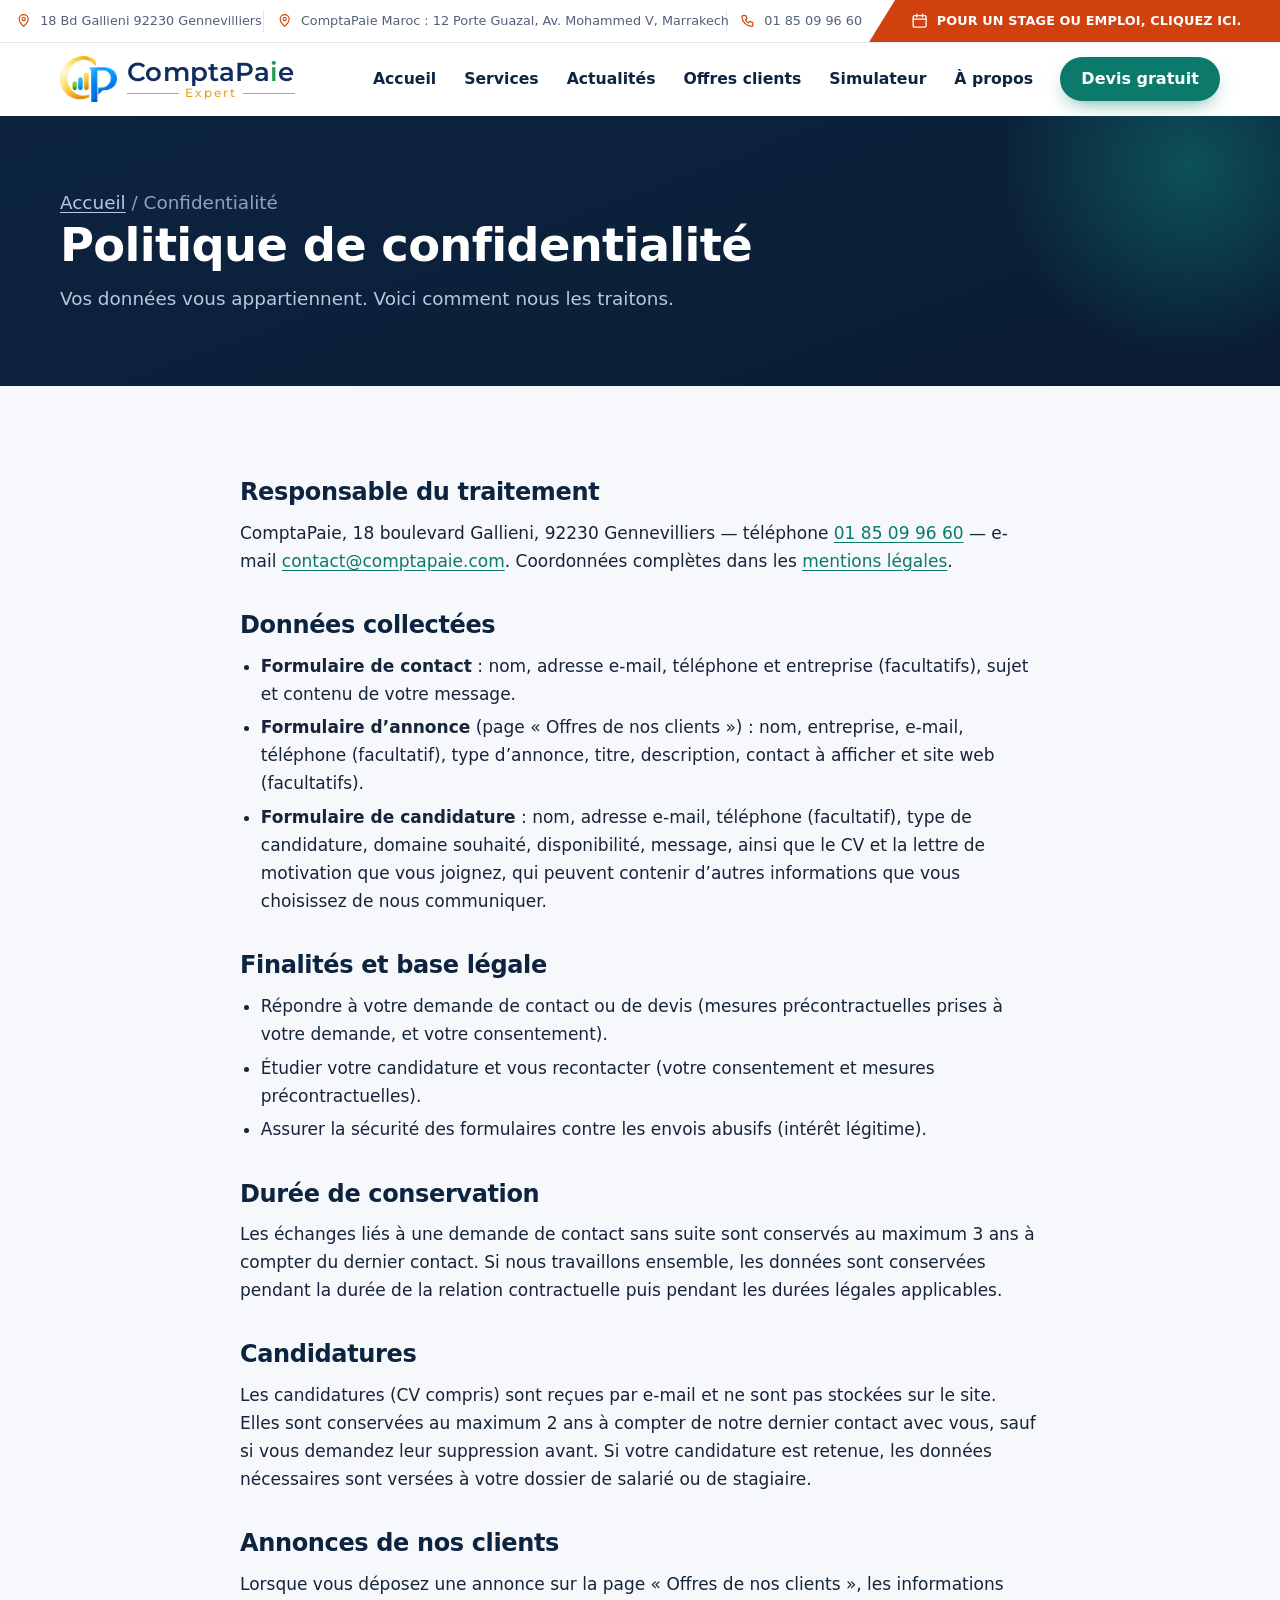
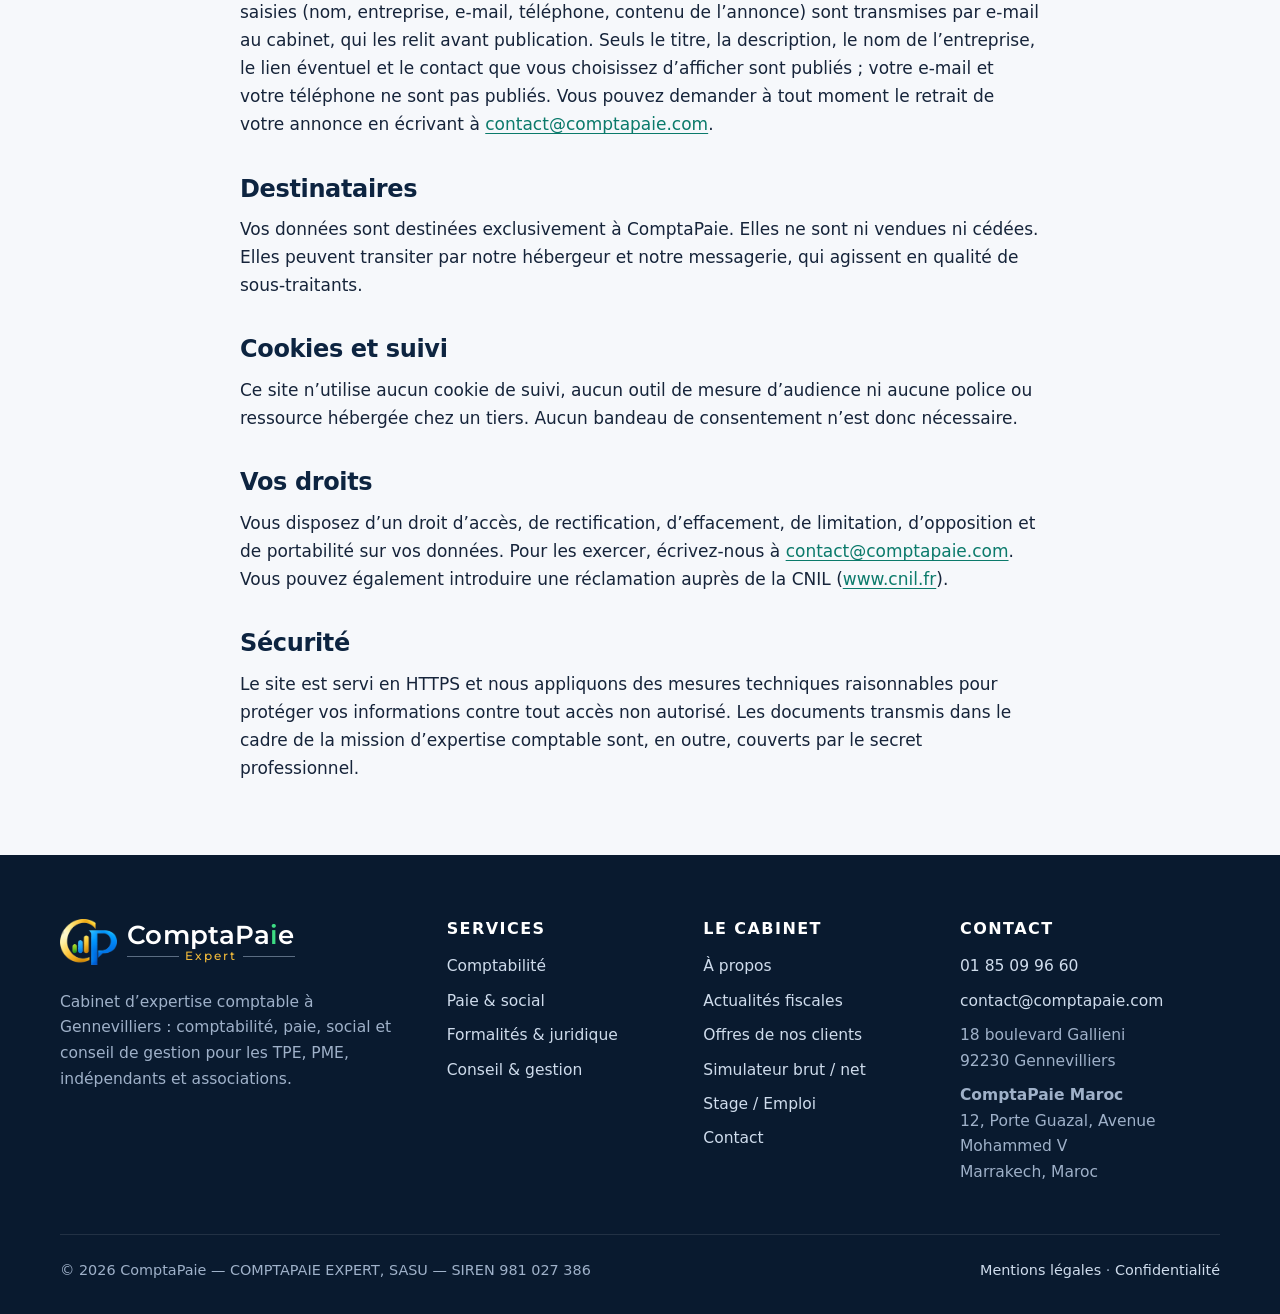
<file: confidentialite.html>
<!DOCTYPE html>
<html lang="fr">
<head>
  <meta charset="utf-8">
  <meta name="viewport" content="width=device-width, initial-scale=1">
  <title>Politique de confidentialité | ComptaPaie</title>
  <meta name="description" content="Comment ComptaPaie collecte, utilise et protège vos données personnelles (formulaire de contact et candidatures) sur le site comptapaie.com.">
  <meta name="robots" content="index, follow, max-image-preview:large">
  <link rel="canonical" href="https://comptapaie.com/confidentialite.html">
  <meta name="theme-color" content="#0d2440">
  <link rel="icon" href="assets/img/favicon.png" type="image/png">
  <link rel="apple-touch-icon" href="assets/img/apple-touch-icon.png">
  <meta property="og:type" content="website">
  <meta property="og:locale" content="fr_FR">
  <meta property="og:site_name" content="ComptaPaie">
  <meta property="og:title" content="Politique de confidentialité | ComptaPaie">
  <meta property="og:description" content="Comment ComptaPaie collecte, utilise et protège vos données personnelles (formulaire de contact et candidatures) sur le site comptapaie.com.">
  <meta property="og:url" content="https://comptapaie.com/confidentialite.html">
  <meta property="og:image" content="https://comptapaie.com/assets/img/og-image.png">
  <meta property="og:image:width" content="1200">
  <meta property="og:image:height" content="630">
  <meta name="twitter:card" content="summary_large_image">
  <link rel="preload" href="assets/fonts/montserrat-latin-wght-normal.woff2" as="font" type="font/woff2" crossorigin>
  <link rel="stylesheet" href="assets/css/style.css?v=20260920m">
  <script src="assets/js/main.js?v=20260920m" defer></script>
</head>
<body>
<svg class="sprite" width="0" height="0" aria-hidden="true" focusable="false" xmlns="http://www.w3.org/2000/svg">
  <symbol id="i-calc" viewBox="0 0 24 24"><rect x="4" y="2" width="16" height="20" rx="2"/><path d="M8 6h8M8 10h.01M12 10h.01M16 10h.01M8 14h.01M12 14h.01M16 14h.01M8 18h.01M12 18h.01M16 18h.01"/></symbol>
  <symbol id="i-file" viewBox="0 0 24 24"><path d="M14 2H6a2 2 0 0 0-2 2v16a2 2 0 0 0 2 2h12a2 2 0 0 0 2-2V8z"/><path d="M14 2v6h6M8 13h8M8 17h8M8 9h2"/></symbol>
  <symbol id="i-building" viewBox="0 0 24 24"><path d="M3 21h18M5 21V7l7-4 7 4v14M9 21v-4h6v4M9 10h.01M15 10h.01M9 13h.01M15 13h.01"/></symbol>
  <symbol id="i-trend" viewBox="0 0 24 24"><path d="M3 17l6-6 4 4 8-8M15 7h6v6"/></symbol>
  <symbol id="i-shield" viewBox="0 0 24 24"><path d="M12 3l8 3v6c0 5-3.5 8-8 9-4.5-1-8-4-8-9V6z"/><path d="M9 12l2 2 4-4"/></symbol>
  <symbol id="i-clock" viewBox="0 0 24 24"><circle cx="12" cy="12" r="9"/><path d="M12 7v5l3 2"/></symbol>
  <symbol id="i-users" viewBox="0 0 24 24"><circle cx="9" cy="8" r="3.5"/><path d="M2.5 20a6.5 6.5 0 0 1 13 0M16 4.5a3.5 3.5 0 0 1 0 7M18 14.5a6.5 6.5 0 0 1 3.5 5.5"/></symbol>
  <symbol id="i-check" viewBox="0 0 24 24"><path d="M5 12.5l4.5 4.5L19 7.5"/></symbol>
  <symbol id="i-mail" viewBox="0 0 24 24"><rect x="3" y="5" width="18" height="14" rx="2"/><path d="M3 7l9 6 9-6"/></symbol>
  <symbol id="i-arrow" viewBox="0 0 24 24"><path d="M5 12h14M13 6l6 6-6 6"/></symbol>
  <symbol id="i-lock" viewBox="0 0 24 24"><rect x="5" y="11" width="14" height="10" rx="2"/><path d="M8 11V8a4 4 0 0 1 8 0v3"/></symbol>
  <symbol id="i-menu" viewBox="0 0 24 24"><path d="M4 7h16M4 12h16M4 17h16"/></symbol>
  <symbol id="i-x" viewBox="0 0 24 24"><path d="M6 6l12 12M18 6L6 18"/></symbol>
  <symbol id="i-pin" viewBox="0 0 24 24"><path d="M12 21s7-6.2 7-11.5A7 7 0 0 0 5 9.5C5 14.8 12 21 12 21z"/><circle cx="12" cy="9.5" r="2.5"/></symbol>
  <symbol id="i-laptop" viewBox="0 0 24 24"><rect x="4" y="5" width="16" height="11" rx="2"/><path d="M2 20h20"/></symbol>
  <symbol id="i-euro" viewBox="0 0 24 24"><path d="M18 6.5A7 7 0 1 0 18 17.5M4 10h9M4 14h9"/></symbol>
  <symbol id="i-calendar" viewBox="0 0 24 24"><rect x="3" y="5" width="18" height="16" rx="2"/><path d="M3 10h18M8 3v4M16 3v4"/></symbol>
  <symbol id="i-phone" viewBox="0 0 24 24"><path d="M5 4h4l2 5-2.5 1.5a11 11 0 0 0 5 5L15 13l5 2v4a2 2 0 0 1-2 2A16 16 0 0 1 3 6a2 2 0 0 1 2-2z"/></symbol>
  <symbol id="i-briefcase" viewBox="0 0 24 24"><rect x="3" y="7" width="18" height="13" rx="2"/><path d="M9 7V5a2 2 0 0 1 2-2h2a2 2 0 0 1 2 2v2M3 13h18"/></symbol>
  <symbol id="i-external" viewBox="0 0 24 24"><path d="M14 4h6v6M20 4l-9 9M18 14v5a1 1 0 0 1-1 1H5a1 1 0 0 1-1-1V7a1 1 0 0 1 1-1h5"/></symbol>
  <symbol id="i-upload" viewBox="0 0 24 24"><path d="M12 16V4M7 9l5-5 5 5M4 20h16"/></symbol>
  <symbol id="i-news" viewBox="0 0 24 24"><path d="M4 5h13v14H6a2 2 0 0 1-2-2z"/><path d="M17 8h3v9a2 2 0 0 1-2 2M7 9h7M7 13h7M7 16h4"/></symbol>
  <symbol id="i-megaphone" viewBox="0 0 24 24"><path d="M4 10v4h3l7 4V6L7 10z"/><path d="M17 9a4 4 0 0 1 0 6"/></symbol>
  <symbol id="i-pause" viewBox="0 0 24 24"><path d="M8 5v14M16 5v14"/></symbol>
  <symbol id="i-play" viewBox="0 0 24 24"><path d="M8 5l11 7-11 7z"/></symbol>
  <symbol id="i-plus" viewBox="0 0 24 24"><path d="M12 5v14M5 12h14"/></symbol>
  <symbol id="i-chevl" viewBox="0 0 24 24"><path d="M15 5l-7 7 7 7"/></symbol>
  <symbol id="i-chevr" viewBox="0 0 24 24"><path d="M9 5l7 7-7 7"/></symbol>
</svg>
<a class="skip-link" href="#contenu">Aller au contenu</a>

<header class="site-header">
  <div class="topbar">
    <div class="container topbar-inner">
      <ul class="topbar-info">
        <li><svg class="icon " aria-hidden="true" focusable="false"><use href="#i-pin"/></svg><a href="https://www.google.com/maps/search/?api=1&amp;query=18+boulevard+Gallieni+92230+Gennevilliers" target="_blank" rel="noopener">18 Bd Gallieni 92230 Gennevilliers</a></li>
        <li><svg class="icon " aria-hidden="true" focusable="false"><use href="#i-pin"/></svg><a href="https://www.google.com/maps/search/?api=1&amp;query=JXPP%2BF4+Marrakech%2C+Maroc" target="_blank" rel="noopener"><span class="tb-pre">ComptaPaie Maroc : </span>12 Porte Guazal, Av. Mohammed V, Marrakech</a></li>
        <li><svg class="icon " aria-hidden="true" focusable="false"><use href="#i-mail"/></svg><a href="mailto:contact@comptapaie.com">contact@comptapaie.com</a></li>
        <li><svg class="icon " aria-hidden="true" focusable="false"><use href="#i-phone"/></svg><a href="tel:+33185099660">01 85 09 96 60</a></li>
      </ul>
      <a class="topbar-cta" href="candidature.html" target="_blank" rel="noopener"><span class="topbar-cta-text"><svg class="icon " aria-hidden="true" focusable="false"><use href="#i-calendar"/></svg> Pour un stage ou emploi, cliquez ici.</span></a>
    </div>
  </div>
  <div class="navbar">
    <div class="container header-inner">
      <a class="logo" href="index.html" aria-label="ComptaPaie Expert — accueil"><img class="logo-mark" src="assets/img/logo-cp.png" width="54" height="44" alt=""><span class="logo-text"><span class="logo-name">ComptaPa<span class="i">i</span>e</span><span class="logo-tag">Expert</span></span></a>
      <div class="header-right">
        <a class="header-call" href="tel:+33185099660" aria-label="Appeler le cabinet : 01 85 09 96 60"><svg class="icon " aria-hidden="true" focusable="false"><use href="#i-phone"/></svg></a>
        <button class="nav-toggle" type="button" aria-expanded="false" aria-controls="primary-nav" aria-label="Ouvrir le menu">
          <svg class="icon i-open" aria-hidden="true" focusable="false"><use href="#i-menu"/></svg><svg class="icon i-close" aria-hidden="true" focusable="false"><use href="#i-x"/></svg>
        </button>
      </div>
      <nav id="primary-nav" class="primary-nav" aria-label="Navigation principale">
        <a href="index.html">Accueil</a>
        <a href="services.html">Services</a>
        <a href="actualites.html">Actualités</a>
        <a href="offres-clients.html">Offres clients</a>
        <a href="simulateur-brut-net.html">Simulateur</a>
        <a href="a-propos.html">À propos</a>
        <a class="btn btn--primary" href="contact.html">Devis gratuit</a>
      </nav>
    </div>
  </div>
</header>

<main id="contenu">
<section class="page-hero">
  <div class="container">
    <p class="breadcrumb"><a href="index.html">Accueil</a> / Confidentialité</p>
    <h1>Politique de confidentialité</h1>
    <p>Vos données vous appartiennent. Voici comment nous les traitons.</p>
  </div>
</section>

<section class="section">
  <div class="container prose">
    <h2>Responsable du traitement</h2>
    <p>ComptaPaie, 18 boulevard Gallieni, 92230 Gennevilliers — téléphone <a href="tel:+33185099660">01 85 09 96 60</a> — e-mail <a href="mailto:contact@comptapaie.com">contact@comptapaie.com</a>. Coordonnées complètes dans les <a href="mentions-legales.html">mentions légales</a>.</p>

    <h2>Données collectées</h2>
    <ul>
      <li><strong>Formulaire de contact</strong> : nom, adresse e-mail, téléphone et entreprise (facultatifs), sujet et contenu de votre message.</li>
      <li><strong>Formulaire d’annonce</strong> (page « Offres de nos clients ») : nom, entreprise, e-mail, téléphone (facultatif), type d’annonce, titre, description, contact à afficher et site web (facultatifs).</li>
      <li><strong>Formulaire de candidature</strong> : nom, adresse e-mail, téléphone (facultatif), type de candidature, domaine souhaité, disponibilité, message, ainsi que le CV et la lettre de motivation que vous joignez, qui peuvent contenir d’autres informations que vous choisissez de nous communiquer.</li>
    </ul>

    <h2>Finalités et base légale</h2>
    <ul>
      <li>Répondre à votre demande de contact ou de devis (mesures précontractuelles prises à votre demande, et votre consentement).</li>
      <li>Étudier votre candidature et vous recontacter (votre consentement et mesures précontractuelles).</li>
      <li>Assurer la sécurité des formulaires contre les envois abusifs (intérêt légitime).</li>
    </ul>

    <h2>Durée de conservation</h2>
    <p>Les échanges liés à une demande de contact sans suite sont conservés au maximum 3 ans à compter du dernier contact. Si nous travaillons ensemble, les données sont conservées pendant la durée de la relation contractuelle puis pendant les durées légales applicables.</p>

    <h2 id="candidatures">Candidatures</h2>
    <p>Les candidatures (CV compris) sont reçues par e-mail et ne sont pas stockées sur le site. Elles sont conservées au maximum 2 ans à compter de notre dernier contact avec vous, sauf si vous demandez leur suppression avant. Si votre candidature est retenue, les données nécessaires sont versées à votre dossier de salarié ou de stagiaire.</p>

    <h2 id="annonces">Annonces de nos clients</h2>
    <p>Lorsque vous déposez une annonce sur la page « Offres de nos clients », les informations saisies (nom, entreprise, e-mail, téléphone, contenu de l’annonce) sont transmises par e-mail au cabinet, qui les relit avant publication. Seuls le titre, la description, le nom de l’entreprise, le lien éventuel et le contact que vous choisissez d’afficher sont publiés ; votre e-mail et votre téléphone ne sont pas publiés. Vous pouvez demander à tout moment le retrait de votre annonce en écrivant à <a href="mailto:contact@comptapaie.com">contact@comptapaie.com</a>.</p>

    <h2>Destinataires</h2>
    <p>Vos données sont destinées exclusivement à ComptaPaie. Elles ne sont ni vendues ni cédées. Elles peuvent transiter par notre hébergeur et notre messagerie, qui agissent en qualité de sous-traitants.</p>

    <h2>Cookies et suivi</h2>
    <p>Ce site n’utilise aucun cookie de suivi, aucun outil de mesure d’audience ni aucune police ou ressource hébergée chez un tiers. Aucun bandeau de consentement n’est donc nécessaire.</p>

    <h2>Vos droits</h2>
    <p>Vous disposez d’un droit d’accès, de rectification, d’effacement, de limitation, d’opposition et de portabilité sur vos données. Pour les exercer, écrivez-nous à <a href="mailto:contact@comptapaie.com">contact@comptapaie.com</a>. Vous pouvez également introduire une réclamation auprès de la CNIL (<a href="https://www.cnil.fr" rel="noopener">www.cnil.fr</a>).</p>

    <h2>Sécurité</h2>
    <p>Le site est servi en HTTPS et nous appliquons des mesures techniques raisonnables pour protéger vos informations contre tout accès non autorisé. Les documents transmis dans le cadre de la mission d’expertise comptable sont, en outre, couverts par le secret professionnel.</p>
  </div>
</section>
</main>

<footer class="site-footer">
  <div class="container">
    <div class="footer-grid">
      <div>
        <a class="logo" href="index.html" aria-label="ComptaPaie Expert — accueil"><img class="logo-mark" src="assets/img/logo-cp.png" width="54" height="44" alt=""><span class="logo-text"><span class="logo-name">ComptaPa<span class="i">i</span>e</span><span class="logo-tag">Expert</span></span></a>
        <p class="footer-about">Cabinet d’expertise comptable à Gennevilliers : comptabilité, paie, social et conseil de gestion pour les TPE, PME, indépendants et associations.</p>
      </div>
      <div>
        <h3>Services</h3>
        <ul>
          <li><a href="services.html#comptabilite">Comptabilité</a></li>
          <li><a href="services.html#paie">Paie &amp; social</a></li>
          <li><a href="services.html#juridique">Formalités &amp; juridique</a></li>
          <li><a href="services.html#conseil">Conseil &amp; gestion</a></li>
        </ul>
      </div>
      <div>
        <h3>Le cabinet</h3>
        <ul>
          <li><a href="a-propos.html">À propos</a></li>
          <li><a href="actualites.html">Actualités fiscales</a></li>
          <li><a href="offres-clients.html">Offres de nos clients</a></li>
          <li><a href="simulateur-brut-net.html">Simulateur brut / net</a></li>
          <li><a href="candidature.html" target="_blank" rel="noopener">Stage / Emploi</a></li>
          <li><a href="contact.html">Contact</a></li>
        </ul>
      </div>
      <div>
        <h3>Contact</h3>
        <ul>
          <li><a href="tel:+33185099660">01 85 09 96 60</a></li>
          <li><a href="mailto:contact@comptapaie.com">contact@comptapaie.com</a></li>
          <li><address>18 boulevard Gallieni<br>92230 Gennevilliers</address></li>
          <li><address><strong>ComptaPaie Maroc</strong><br>12, Porte Guazal, Avenue Mohammed V<br>Marrakech, Maroc</address></li>
        </ul>
      </div>
    </div>
    <div class="footer-bottom">
      <span>© <span id="year">2026</span> ComptaPaie — COMPTAPAIE EXPERT, SASU — SIREN 981 027 386</span>
      <span><a href="mentions-legales.html">Mentions légales</a> · <a href="confidentialite.html">Confidentialité</a></span>
    </div>
  </div>
</footer>
</body>
</html>
</file>
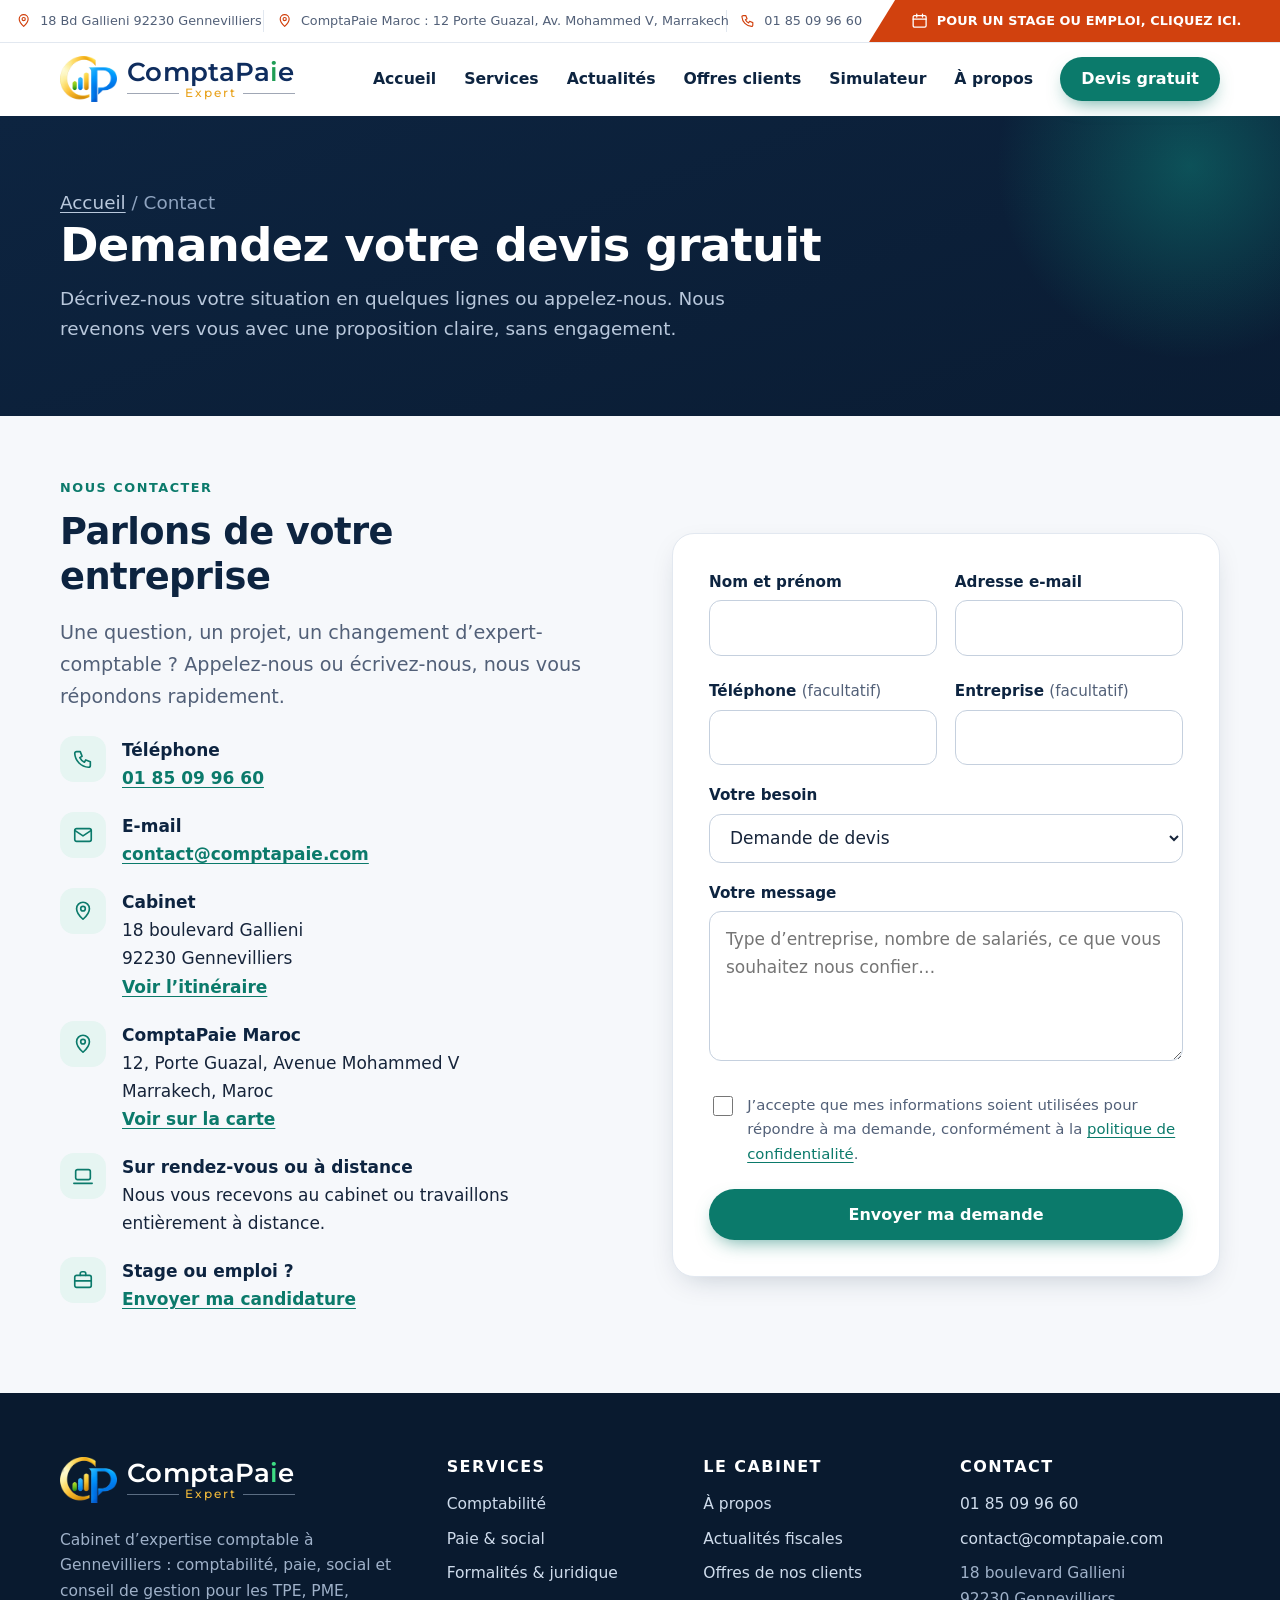
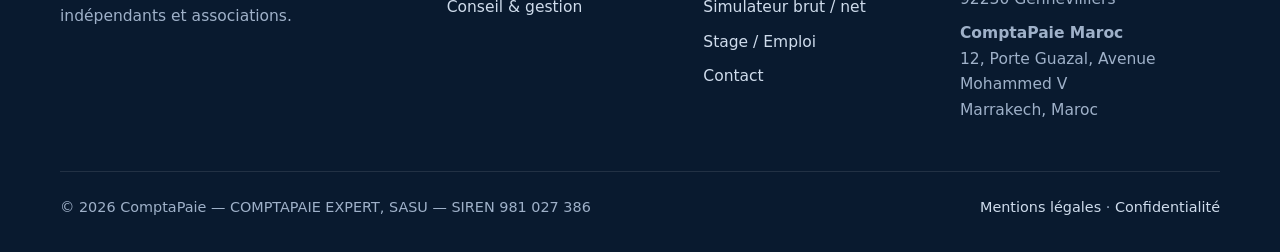
<file: contact.html>
<!DOCTYPE html>
<html lang="fr">
<head>
  <meta charset="utf-8">
  <meta name="viewport" content="width=device-width, initial-scale=1">
  <title>Contact et devis gratuit — Expert-comptable à Gennevilliers | ComptaPaie</title>
  <meta name="description" content="Contactez ComptaPaie, cabinet d’expertise comptable à Gennevilliers (92) : devis gratuit et sans engagement. Tél. 01 85 09 96 60 — 18 boulevard Gallieni.">
  <meta name="robots" content="index, follow, max-image-preview:large">
  <link rel="canonical" href="https://comptapaie.com/contact.html">
  <meta name="theme-color" content="#0d2440">
  <link rel="icon" href="assets/img/favicon.png" type="image/png">
  <link rel="apple-touch-icon" href="assets/img/apple-touch-icon.png">
  <meta property="og:type" content="website">
  <meta property="og:locale" content="fr_FR">
  <meta property="og:site_name" content="ComptaPaie">
  <meta property="og:title" content="Contact et devis gratuit — Expert-comptable à Gennevilliers | ComptaPaie">
  <meta property="og:description" content="Contactez ComptaPaie, cabinet d’expertise comptable à Gennevilliers (92) : devis gratuit et sans engagement. Tél. 01 85 09 96 60 — 18 boulevard Gallieni.">
  <meta property="og:url" content="https://comptapaie.com/contact.html">
  <meta property="og:image" content="https://comptapaie.com/assets/img/og-image.png">
  <meta property="og:image:width" content="1200">
  <meta property="og:image:height" content="630">
  <meta name="twitter:card" content="summary_large_image">
  <link rel="preload" href="assets/fonts/montserrat-latin-wght-normal.woff2" as="font" type="font/woff2" crossorigin>
  <link rel="stylesheet" href="assets/css/style.css?v=20260920m">
  <script src="assets/js/main.js?v=20260920m" defer></script>
</head>
<body>
<svg class="sprite" width="0" height="0" aria-hidden="true" focusable="false" xmlns="http://www.w3.org/2000/svg">
  <symbol id="i-calc" viewBox="0 0 24 24"><rect x="4" y="2" width="16" height="20" rx="2"/><path d="M8 6h8M8 10h.01M12 10h.01M16 10h.01M8 14h.01M12 14h.01M16 14h.01M8 18h.01M12 18h.01M16 18h.01"/></symbol>
  <symbol id="i-file" viewBox="0 0 24 24"><path d="M14 2H6a2 2 0 0 0-2 2v16a2 2 0 0 0 2 2h12a2 2 0 0 0 2-2V8z"/><path d="M14 2v6h6M8 13h8M8 17h8M8 9h2"/></symbol>
  <symbol id="i-building" viewBox="0 0 24 24"><path d="M3 21h18M5 21V7l7-4 7 4v14M9 21v-4h6v4M9 10h.01M15 10h.01M9 13h.01M15 13h.01"/></symbol>
  <symbol id="i-trend" viewBox="0 0 24 24"><path d="M3 17l6-6 4 4 8-8M15 7h6v6"/></symbol>
  <symbol id="i-shield" viewBox="0 0 24 24"><path d="M12 3l8 3v6c0 5-3.5 8-8 9-4.5-1-8-4-8-9V6z"/><path d="M9 12l2 2 4-4"/></symbol>
  <symbol id="i-clock" viewBox="0 0 24 24"><circle cx="12" cy="12" r="9"/><path d="M12 7v5l3 2"/></symbol>
  <symbol id="i-users" viewBox="0 0 24 24"><circle cx="9" cy="8" r="3.5"/><path d="M2.5 20a6.5 6.5 0 0 1 13 0M16 4.5a3.5 3.5 0 0 1 0 7M18 14.5a6.5 6.5 0 0 1 3.5 5.5"/></symbol>
  <symbol id="i-check" viewBox="0 0 24 24"><path d="M5 12.5l4.5 4.5L19 7.5"/></symbol>
  <symbol id="i-mail" viewBox="0 0 24 24"><rect x="3" y="5" width="18" height="14" rx="2"/><path d="M3 7l9 6 9-6"/></symbol>
  <symbol id="i-arrow" viewBox="0 0 24 24"><path d="M5 12h14M13 6l6 6-6 6"/></symbol>
  <symbol id="i-lock" viewBox="0 0 24 24"><rect x="5" y="11" width="14" height="10" rx="2"/><path d="M8 11V8a4 4 0 0 1 8 0v3"/></symbol>
  <symbol id="i-menu" viewBox="0 0 24 24"><path d="M4 7h16M4 12h16M4 17h16"/></symbol>
  <symbol id="i-x" viewBox="0 0 24 24"><path d="M6 6l12 12M18 6L6 18"/></symbol>
  <symbol id="i-pin" viewBox="0 0 24 24"><path d="M12 21s7-6.2 7-11.5A7 7 0 0 0 5 9.5C5 14.8 12 21 12 21z"/><circle cx="12" cy="9.5" r="2.5"/></symbol>
  <symbol id="i-laptop" viewBox="0 0 24 24"><rect x="4" y="5" width="16" height="11" rx="2"/><path d="M2 20h20"/></symbol>
  <symbol id="i-euro" viewBox="0 0 24 24"><path d="M18 6.5A7 7 0 1 0 18 17.5M4 10h9M4 14h9"/></symbol>
  <symbol id="i-calendar" viewBox="0 0 24 24"><rect x="3" y="5" width="18" height="16" rx="2"/><path d="M3 10h18M8 3v4M16 3v4"/></symbol>
  <symbol id="i-phone" viewBox="0 0 24 24"><path d="M5 4h4l2 5-2.5 1.5a11 11 0 0 0 5 5L15 13l5 2v4a2 2 0 0 1-2 2A16 16 0 0 1 3 6a2 2 0 0 1 2-2z"/></symbol>
  <symbol id="i-briefcase" viewBox="0 0 24 24"><rect x="3" y="7" width="18" height="13" rx="2"/><path d="M9 7V5a2 2 0 0 1 2-2h2a2 2 0 0 1 2 2v2M3 13h18"/></symbol>
  <symbol id="i-external" viewBox="0 0 24 24"><path d="M14 4h6v6M20 4l-9 9M18 14v5a1 1 0 0 1-1 1H5a1 1 0 0 1-1-1V7a1 1 0 0 1 1-1h5"/></symbol>
  <symbol id="i-upload" viewBox="0 0 24 24"><path d="M12 16V4M7 9l5-5 5 5M4 20h16"/></symbol>
  <symbol id="i-news" viewBox="0 0 24 24"><path d="M4 5h13v14H6a2 2 0 0 1-2-2z"/><path d="M17 8h3v9a2 2 0 0 1-2 2M7 9h7M7 13h7M7 16h4"/></symbol>
  <symbol id="i-megaphone" viewBox="0 0 24 24"><path d="M4 10v4h3l7 4V6L7 10z"/><path d="M17 9a4 4 0 0 1 0 6"/></symbol>
  <symbol id="i-pause" viewBox="0 0 24 24"><path d="M8 5v14M16 5v14"/></symbol>
  <symbol id="i-play" viewBox="0 0 24 24"><path d="M8 5l11 7-11 7z"/></symbol>
  <symbol id="i-plus" viewBox="0 0 24 24"><path d="M12 5v14M5 12h14"/></symbol>
  <symbol id="i-chevl" viewBox="0 0 24 24"><path d="M15 5l-7 7 7 7"/></symbol>
  <symbol id="i-chevr" viewBox="0 0 24 24"><path d="M9 5l7 7-7 7"/></symbol>
</svg>
<a class="skip-link" href="#contenu">Aller au contenu</a>

<header class="site-header">
  <div class="topbar">
    <div class="container topbar-inner">
      <ul class="topbar-info">
        <li><svg class="icon " aria-hidden="true" focusable="false"><use href="#i-pin"/></svg><a href="https://www.google.com/maps/search/?api=1&amp;query=18+boulevard+Gallieni+92230+Gennevilliers" target="_blank" rel="noopener">18 Bd Gallieni 92230 Gennevilliers</a></li>
        <li><svg class="icon " aria-hidden="true" focusable="false"><use href="#i-pin"/></svg><a href="https://www.google.com/maps/search/?api=1&amp;query=JXPP%2BF4+Marrakech%2C+Maroc" target="_blank" rel="noopener"><span class="tb-pre">ComptaPaie Maroc : </span>12 Porte Guazal, Av. Mohammed V, Marrakech</a></li>
        <li><svg class="icon " aria-hidden="true" focusable="false"><use href="#i-mail"/></svg><a href="mailto:contact@comptapaie.com">contact@comptapaie.com</a></li>
        <li><svg class="icon " aria-hidden="true" focusable="false"><use href="#i-phone"/></svg><a href="tel:+33185099660">01 85 09 96 60</a></li>
      </ul>
      <a class="topbar-cta" href="candidature.html" target="_blank" rel="noopener"><span class="topbar-cta-text"><svg class="icon " aria-hidden="true" focusable="false"><use href="#i-calendar"/></svg> Pour un stage ou emploi, cliquez ici.</span></a>
    </div>
  </div>
  <div class="navbar">
    <div class="container header-inner">
      <a class="logo" href="index.html" aria-label="ComptaPaie Expert — accueil"><img class="logo-mark" src="assets/img/logo-cp.png" width="54" height="44" alt=""><span class="logo-text"><span class="logo-name">ComptaPa<span class="i">i</span>e</span><span class="logo-tag">Expert</span></span></a>
      <div class="header-right">
        <a class="header-call" href="tel:+33185099660" aria-label="Appeler le cabinet : 01 85 09 96 60"><svg class="icon " aria-hidden="true" focusable="false"><use href="#i-phone"/></svg></a>
        <button class="nav-toggle" type="button" aria-expanded="false" aria-controls="primary-nav" aria-label="Ouvrir le menu">
          <svg class="icon i-open" aria-hidden="true" focusable="false"><use href="#i-menu"/></svg><svg class="icon i-close" aria-hidden="true" focusable="false"><use href="#i-x"/></svg>
        </button>
      </div>
      <nav id="primary-nav" class="primary-nav" aria-label="Navigation principale">
        <a href="index.html">Accueil</a>
        <a href="services.html">Services</a>
        <a href="actualites.html">Actualités</a>
        <a href="offres-clients.html">Offres clients</a>
        <a href="simulateur-brut-net.html">Simulateur</a>
        <a href="a-propos.html">À propos</a>
        <a class="btn btn--primary" href="contact.html" aria-current="page">Devis gratuit</a>
      </nav>
    </div>
  </div>
</header>

<main id="contenu">
<section class="page-hero">
  <div class="container">
    <p class="breadcrumb"><a href="index.html">Accueil</a> / Contact</p>
    <h1>Demandez votre devis gratuit</h1>
    <p>Décrivez-nous votre situation en quelques lignes ou appelez-nous. Nous revenons vers vous avec une proposition claire, sans engagement.</p>
  </div>
</section>

<section class="section">
  <div class="container split">
    <div class="reveal">
      <span class="eyebrow">Nous contacter</span>
      <h2>Parlons de votre entreprise</h2>
      <p class="lead">Une question, un projet, un changement d’expert-comptable ? Appelez-nous ou écrivez-nous, nous vous répondons rapidement.</p>
      <ul class="contact-list">
        <li><span class="ico"><svg class="icon " aria-hidden="true" focusable="false"><use href="#i-phone"/></svg></span><div><strong>Téléphone</strong><a href="tel:+33185099660">01 85 09 96 60</a></div></li>
        <li><span class="ico"><svg class="icon " aria-hidden="true" focusable="false"><use href="#i-mail"/></svg></span><div><strong>E-mail</strong><a href="mailto:contact@comptapaie.com">contact@comptapaie.com</a></div></li>
        <li><span class="ico"><svg class="icon " aria-hidden="true" focusable="false"><use href="#i-pin"/></svg></span><div><strong>Cabinet</strong><address>18 boulevard Gallieni<br>92230 Gennevilliers</address><a href="https://www.google.com/maps/search/?api=1&amp;query=18+boulevard+Gallieni+92230+Gennevilliers" target="_blank" rel="noopener">Voir l’itinéraire</a></div></li>
        <li><span class="ico"><svg class="icon " aria-hidden="true" focusable="false"><use href="#i-pin"/></svg></span><div><strong>ComptaPaie Maroc</strong><address>12, Porte Guazal, Avenue Mohammed V<br>Marrakech, Maroc</address><a href="https://www.google.com/maps/search/?api=1&amp;query=JXPP%2BF4+Marrakech%2C+Maroc" target="_blank" rel="noopener">Voir sur la carte</a></div></li>
        <li><span class="ico"><svg class="icon " aria-hidden="true" focusable="false"><use href="#i-laptop"/></svg></span><div><strong>Sur rendez-vous ou à distance</strong>Nous vous recevons au cabinet ou travaillons entièrement à distance.</div></li>
        <li><span class="ico"><svg class="icon " aria-hidden="true" focusable="false"><use href="#i-briefcase"/></svg></span><div><strong>Stage ou emploi ?</strong><a href="candidature.html" target="_blank" rel="noopener">Envoyer ma candidature</a></div></li>
      </ul>
    </div>

    <div class="form-card reveal">
      <div id="form-ok" class="alert alert--ok" role="status" hidden>Merci, votre message a bien été envoyé. Nous revenons vers vous très vite.</div>
      <div id="form-err" class="alert alert--err" role="alert" hidden></div>

      <form id="contact-form" data-kind="contact" action="contact.php" method="post" novalidate>
        <div class="form-grid form-grid--2">
          <div>
            <label for="name">Nom et prénom</label>
            <input type="text" id="name" name="name" autocomplete="name" required maxlength="120" aria-describedby="name-error">
            <p class="field-error" id="name-error"></p>
          </div>
          <div>
            <label for="email">Adresse e-mail</label>
            <input type="email" id="email" name="email" autocomplete="email" required maxlength="160" aria-describedby="email-error">
            <p class="field-error" id="email-error"></p>
          </div>
          <div>
            <label for="phone">Téléphone <span class="opt">(facultatif)</span></label>
            <input type="tel" id="phone" name="phone" autocomplete="tel" maxlength="30">
          </div>
          <div>
            <label for="company">Entreprise <span class="opt">(facultatif)</span></label>
            <input type="text" id="company" name="company" autocomplete="organization" maxlength="120">
          </div>
          <div class="span-2">
            <label for="subject">Votre besoin</label>
            <select id="subject" name="subject">
              <option value="devis">Demande de devis</option>
              <option value="comptabilite">Comptabilité</option>
              <option value="paie">Paie et social</option>
              <option value="juridique">Formalités et juridique</option>
              <option value="conseil">Conseil et gestion</option>
              <option value="autre">Autre question</option>
            </select>
          </div>
          <div class="span-2">
            <label for="message">Votre message</label>
            <textarea id="message" name="message" required maxlength="5000" aria-describedby="message-error" placeholder="Type d’entreprise, nombre de salariés, ce que vous souhaitez nous confier…"></textarea>
            <p class="field-error" id="message-error"></p>
          </div>
          <div class="hp" aria-hidden="true">
            <label for="website">Ne pas remplir ce champ</label>
            <input type="text" id="website" name="website" tabindex="-1" autocomplete="off">
          </div>
          <div class="span-2">
            <label class="checkbox" for="consent">
              <input type="checkbox" id="consent" name="consent" value="1" required aria-describedby="consent-error">
              <span>J’accepte que mes informations soient utilisées pour répondre à ma demande, conformément à la <a href="confidentialite.html">politique de confidentialité</a>.</span>
            </label>
            <p class="field-error" id="consent-error"></p>
          </div>
          <div class="span-2">
            <button class="btn btn--primary btn--block" type="submit">Envoyer ma demande</button>
          </div>
        </div>
      </form>
    </div>
  </div>
</section>
</main>

<footer class="site-footer">
  <div class="container">
    <div class="footer-grid">
      <div>
        <a class="logo" href="index.html" aria-label="ComptaPaie Expert — accueil"><img class="logo-mark" src="assets/img/logo-cp.png" width="54" height="44" alt=""><span class="logo-text"><span class="logo-name">ComptaPa<span class="i">i</span>e</span><span class="logo-tag">Expert</span></span></a>
        <p class="footer-about">Cabinet d’expertise comptable à Gennevilliers : comptabilité, paie, social et conseil de gestion pour les TPE, PME, indépendants et associations.</p>
      </div>
      <div>
        <h3>Services</h3>
        <ul>
          <li><a href="services.html#comptabilite">Comptabilité</a></li>
          <li><a href="services.html#paie">Paie &amp; social</a></li>
          <li><a href="services.html#juridique">Formalités &amp; juridique</a></li>
          <li><a href="services.html#conseil">Conseil &amp; gestion</a></li>
        </ul>
      </div>
      <div>
        <h3>Le cabinet</h3>
        <ul>
          <li><a href="a-propos.html">À propos</a></li>
          <li><a href="actualites.html">Actualités fiscales</a></li>
          <li><a href="offres-clients.html">Offres de nos clients</a></li>
          <li><a href="simulateur-brut-net.html">Simulateur brut / net</a></li>
          <li><a href="candidature.html" target="_blank" rel="noopener">Stage / Emploi</a></li>
          <li><a href="contact.html">Contact</a></li>
        </ul>
      </div>
      <div>
        <h3>Contact</h3>
        <ul>
          <li><a href="tel:+33185099660">01 85 09 96 60</a></li>
          <li><a href="mailto:contact@comptapaie.com">contact@comptapaie.com</a></li>
          <li><address>18 boulevard Gallieni<br>92230 Gennevilliers</address></li>
          <li><address><strong>ComptaPaie Maroc</strong><br>12, Porte Guazal, Avenue Mohammed V<br>Marrakech, Maroc</address></li>
        </ul>
      </div>
    </div>
    <div class="footer-bottom">
      <span>© <span id="year">2026</span> ComptaPaie — COMPTAPAIE EXPERT, SASU — SIREN 981 027 386</span>
      <span><a href="mentions-legales.html">Mentions légales</a> · <a href="confidentialite.html">Confidentialité</a></span>
    </div>
  </div>
</footer>
</body>
</html>
</file>
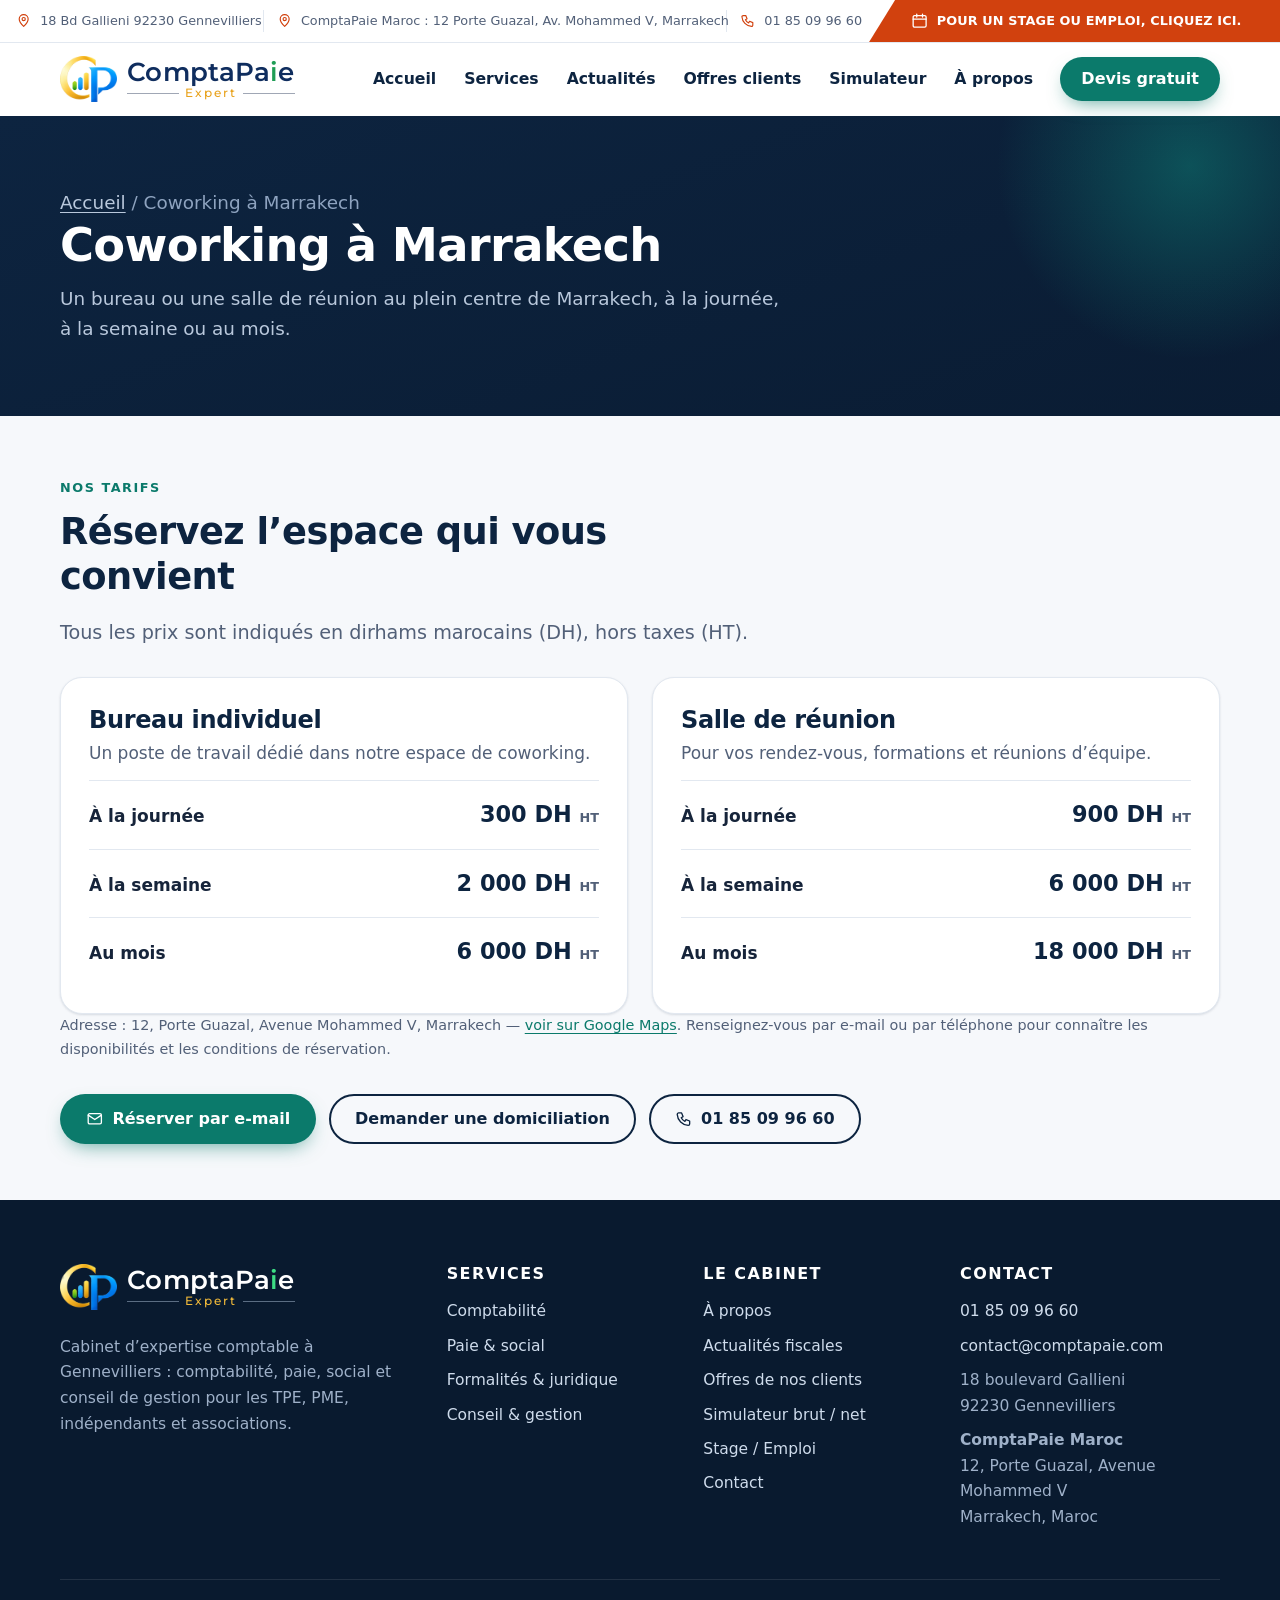
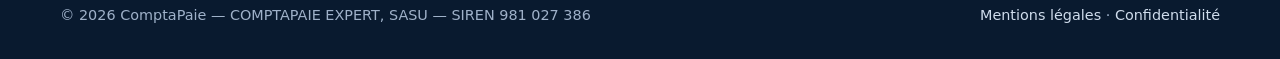
<file: coworking.html>
<!DOCTYPE html>
<html lang="fr">
<head>
  <meta charset="utf-8">
  <meta name="viewport" content="width=device-width, initial-scale=1">
  <title>Coworking et domiciliation à Marrakech | ComptaPaie</title>
  <meta name="description" content="Location de bureau et de salle de réunion en coworking à Marrakech, et domiciliation d’entreprise : tarifs HT à la journée, à la semaine et au mois.">
  <meta name="robots" content="index, follow, max-image-preview:large">
  <link rel="canonical" href="https://comptapaie.com/coworking.html">
  <meta name="theme-color" content="#0d2440">
  <link rel="icon" href="assets/img/favicon.png" type="image/png">
  <link rel="apple-touch-icon" href="assets/img/apple-touch-icon.png">
  <meta property="og:type" content="website">
  <meta property="og:locale" content="fr_FR">
  <meta property="og:site_name" content="ComptaPaie">
  <meta property="og:title" content="Coworking et domiciliation à Marrakech | ComptaPaie">
  <meta property="og:description" content="Location de bureau et de salle de réunion en coworking à Marrakech, et domiciliation d’entreprise : tarifs HT à la journée, à la semaine et au mois.">
  <meta property="og:url" content="https://comptapaie.com/coworking.html">
  <meta property="og:image" content="https://comptapaie.com/assets/img/og-image.png">
  <meta property="og:image:width" content="1200">
  <meta property="og:image:height" content="630">
  <meta name="twitter:card" content="summary_large_image">
  <link rel="preload" href="assets/fonts/montserrat-latin-wght-normal.woff2" as="font" type="font/woff2" crossorigin>
  <link rel="stylesheet" href="assets/css/style.css?v=20260920m">
  <script src="assets/js/main.js?v=20260920m" defer></script>
</head>
<body>
<svg class="sprite" width="0" height="0" aria-hidden="true" focusable="false" xmlns="http://www.w3.org/2000/svg">
  <symbol id="i-calc" viewBox="0 0 24 24"><rect x="4" y="2" width="16" height="20" rx="2"/><path d="M8 6h8M8 10h.01M12 10h.01M16 10h.01M8 14h.01M12 14h.01M16 14h.01M8 18h.01M12 18h.01M16 18h.01"/></symbol>
  <symbol id="i-file" viewBox="0 0 24 24"><path d="M14 2H6a2 2 0 0 0-2 2v16a2 2 0 0 0 2 2h12a2 2 0 0 0 2-2V8z"/><path d="M14 2v6h6M8 13h8M8 17h8M8 9h2"/></symbol>
  <symbol id="i-building" viewBox="0 0 24 24"><path d="M3 21h18M5 21V7l7-4 7 4v14M9 21v-4h6v4M9 10h.01M15 10h.01M9 13h.01M15 13h.01"/></symbol>
  <symbol id="i-trend" viewBox="0 0 24 24"><path d="M3 17l6-6 4 4 8-8M15 7h6v6"/></symbol>
  <symbol id="i-shield" viewBox="0 0 24 24"><path d="M12 3l8 3v6c0 5-3.5 8-8 9-4.5-1-8-4-8-9V6z"/><path d="M9 12l2 2 4-4"/></symbol>
  <symbol id="i-clock" viewBox="0 0 24 24"><circle cx="12" cy="12" r="9"/><path d="M12 7v5l3 2"/></symbol>
  <symbol id="i-users" viewBox="0 0 24 24"><circle cx="9" cy="8" r="3.5"/><path d="M2.5 20a6.5 6.5 0 0 1 13 0M16 4.5a3.5 3.5 0 0 1 0 7M18 14.5a6.5 6.5 0 0 1 3.5 5.5"/></symbol>
  <symbol id="i-check" viewBox="0 0 24 24"><path d="M5 12.5l4.5 4.5L19 7.5"/></symbol>
  <symbol id="i-mail" viewBox="0 0 24 24"><rect x="3" y="5" width="18" height="14" rx="2"/><path d="M3 7l9 6 9-6"/></symbol>
  <symbol id="i-arrow" viewBox="0 0 24 24"><path d="M5 12h14M13 6l6 6-6 6"/></symbol>
  <symbol id="i-lock" viewBox="0 0 24 24"><rect x="5" y="11" width="14" height="10" rx="2"/><path d="M8 11V8a4 4 0 0 1 8 0v3"/></symbol>
  <symbol id="i-menu" viewBox="0 0 24 24"><path d="M4 7h16M4 12h16M4 17h16"/></symbol>
  <symbol id="i-x" viewBox="0 0 24 24"><path d="M6 6l12 12M18 6L6 18"/></symbol>
  <symbol id="i-pin" viewBox="0 0 24 24"><path d="M12 21s7-6.2 7-11.5A7 7 0 0 0 5 9.5C5 14.8 12 21 12 21z"/><circle cx="12" cy="9.5" r="2.5"/></symbol>
  <symbol id="i-laptop" viewBox="0 0 24 24"><rect x="4" y="5" width="16" height="11" rx="2"/><path d="M2 20h20"/></symbol>
  <symbol id="i-euro" viewBox="0 0 24 24"><path d="M18 6.5A7 7 0 1 0 18 17.5M4 10h9M4 14h9"/></symbol>
  <symbol id="i-calendar" viewBox="0 0 24 24"><rect x="3" y="5" width="18" height="16" rx="2"/><path d="M3 10h18M8 3v4M16 3v4"/></symbol>
  <symbol id="i-phone" viewBox="0 0 24 24"><path d="M5 4h4l2 5-2.5 1.5a11 11 0 0 0 5 5L15 13l5 2v4a2 2 0 0 1-2 2A16 16 0 0 1 3 6a2 2 0 0 1 2-2z"/></symbol>
  <symbol id="i-briefcase" viewBox="0 0 24 24"><rect x="3" y="7" width="18" height="13" rx="2"/><path d="M9 7V5a2 2 0 0 1 2-2h2a2 2 0 0 1 2 2v2M3 13h18"/></symbol>
  <symbol id="i-external" viewBox="0 0 24 24"><path d="M14 4h6v6M20 4l-9 9M18 14v5a1 1 0 0 1-1 1H5a1 1 0 0 1-1-1V7a1 1 0 0 1 1-1h5"/></symbol>
  <symbol id="i-upload" viewBox="0 0 24 24"><path d="M12 16V4M7 9l5-5 5 5M4 20h16"/></symbol>
  <symbol id="i-news" viewBox="0 0 24 24"><path d="M4 5h13v14H6a2 2 0 0 1-2-2z"/><path d="M17 8h3v9a2 2 0 0 1-2 2M7 9h7M7 13h7M7 16h4"/></symbol>
  <symbol id="i-megaphone" viewBox="0 0 24 24"><path d="M4 10v4h3l7 4V6L7 10z"/><path d="M17 9a4 4 0 0 1 0 6"/></symbol>
  <symbol id="i-pause" viewBox="0 0 24 24"><path d="M8 5v14M16 5v14"/></symbol>
  <symbol id="i-play" viewBox="0 0 24 24"><path d="M8 5l11 7-11 7z"/></symbol>
  <symbol id="i-plus" viewBox="0 0 24 24"><path d="M12 5v14M5 12h14"/></symbol>
  <symbol id="i-chevl" viewBox="0 0 24 24"><path d="M15 5l-7 7 7 7"/></symbol>
  <symbol id="i-chevr" viewBox="0 0 24 24"><path d="M9 5l7 7-7 7"/></symbol>
</svg>
<a class="skip-link" href="#contenu">Aller au contenu</a>

<header class="site-header">
  <div class="topbar">
    <div class="container topbar-inner">
      <ul class="topbar-info">
        <li><svg class="icon " aria-hidden="true" focusable="false"><use href="#i-pin"/></svg><a href="https://www.google.com/maps/search/?api=1&amp;query=18+boulevard+Gallieni+92230+Gennevilliers" target="_blank" rel="noopener">18 Bd Gallieni 92230 Gennevilliers</a></li>
        <li><svg class="icon " aria-hidden="true" focusable="false"><use href="#i-pin"/></svg><a href="https://www.google.com/maps/search/?api=1&amp;query=JXPP%2BF4+Marrakech%2C+Maroc" target="_blank" rel="noopener"><span class="tb-pre">ComptaPaie Maroc : </span>12 Porte Guazal, Av. Mohammed V, Marrakech</a></li>
        <li><svg class="icon " aria-hidden="true" focusable="false"><use href="#i-mail"/></svg><a href="mailto:contact@comptapaie.com">contact@comptapaie.com</a></li>
        <li><svg class="icon " aria-hidden="true" focusable="false"><use href="#i-phone"/></svg><a href="tel:+33185099660">01 85 09 96 60</a></li>
      </ul>
      <a class="topbar-cta" href="candidature.html" target="_blank" rel="noopener"><span class="topbar-cta-text"><svg class="icon " aria-hidden="true" focusable="false"><use href="#i-calendar"/></svg> Pour un stage ou emploi, cliquez ici.</span></a>
    </div>
  </div>
  <div class="navbar">
    <div class="container header-inner">
      <a class="logo" href="index.html" aria-label="ComptaPaie Expert — accueil"><img class="logo-mark" src="assets/img/logo-cp.png" width="54" height="44" alt=""><span class="logo-text"><span class="logo-name">ComptaPa<span class="i">i</span>e</span><span class="logo-tag">Expert</span></span></a>
      <div class="header-right">
        <a class="header-call" href="tel:+33185099660" aria-label="Appeler le cabinet : 01 85 09 96 60"><svg class="icon " aria-hidden="true" focusable="false"><use href="#i-phone"/></svg></a>
        <button class="nav-toggle" type="button" aria-expanded="false" aria-controls="primary-nav" aria-label="Ouvrir le menu">
          <svg class="icon i-open" aria-hidden="true" focusable="false"><use href="#i-menu"/></svg><svg class="icon i-close" aria-hidden="true" focusable="false"><use href="#i-x"/></svg>
        </button>
      </div>
      <nav id="primary-nav" class="primary-nav" aria-label="Navigation principale">
        <a href="index.html">Accueil</a>
        <a href="services.html">Services</a>
        <a href="actualites.html">Actualités</a>
        <a href="offres-clients.html">Offres clients</a>
        <a href="simulateur-brut-net.html">Simulateur</a>
        <a href="a-propos.html">À propos</a>
        <a class="btn btn--primary" href="contact.html">Devis gratuit</a>
      </nav>
    </div>
  </div>
</header>


<main id="contenu">
<section class="page-hero">
  <div class="container">
    <p class="breadcrumb"><a href="index.html">Accueil</a> / Coworking à Marrakech</p>
    <h1>Coworking à Marrakech</h1>
    <p>Un bureau ou une salle de réunion au plein centre de Marrakech, à la journée, à la semaine ou au mois.</p>
  </div>
</section>

<section class="section">
  <div class="container">
    <div class="section-head reveal">
      <span class="eyebrow">Nos tarifs</span>
      <h2>Réservez l’espace qui vous convient</h2>
      <p class="lead">Tous les prix sont indiqués en dirhams marocains (DH), hors taxes (HT).</p>
    </div>

    <div class="cw-grid">
      <article class="cw-card reveal">
        <h2>Bureau individuel</h2>
        <p>Un poste de travail dédié dans notre espace de coworking.</p>
        <ul class="cw-rates">
          <li><span class="cw-label">À la journée</span><span class="cw-price">300 DH <small>HT</small></span></li>
          <li><span class="cw-label">À la semaine</span><span class="cw-price">2 000 DH <small>HT</small></span></li>
          <li><span class="cw-label">Au mois</span><span class="cw-price">6 000 DH <small>HT</small></span></li>
        </ul>
      </article>

      <article class="cw-card reveal">
        <h2>Salle de réunion</h2>
        <p>Pour vos rendez-vous, formations et réunions d’équipe.</p>
        <ul class="cw-rates">
          <li><span class="cw-label">À la journée</span><span class="cw-price">900 DH <small>HT</small></span></li>
          <li><span class="cw-label">À la semaine</span><span class="cw-price">6 000 DH <small>HT</small></span></li>
          <li><span class="cw-label">Au mois</span><span class="cw-price">18 000 DH <small>HT</small></span></li>
        </ul>
      </article>
    </div>

    <p class="note">Adresse : 12, Porte Guazal, Avenue Mohammed V, Marrakech — <a href="https://www.google.com/maps/search/?api=1&amp;query=JXPP%2BF4+Marrakech%2C+Maroc" target="_blank" rel="noopener">voir sur Google Maps</a>. Renseignez-vous par e-mail ou par téléphone pour connaître les disponibilités et les conditions de réservation.</p>

    <div class="cw-actions">
      <a class="btn btn--primary" href="mailto:contact@comptapaie.com?subject=R%C3%A9servation%20coworking%20%C3%A0%20Marrakech&amp;body=Bonjour%2C%0D%0A%0D%0AJe%20souhaite%20r%C3%A9server%20%3A%20bureau%20%2F%20salle%20de%20r%C3%A9union%0D%0ADates%20%3A%0D%0ANom%20%2F%20soci%C3%A9t%C3%A9%20%3A%0D%0AT%C3%A9l%C3%A9phone%20%3A%0D%0A%0D%0ACordialement"><svg class="icon " aria-hidden="true" focusable="false"><use href="#i-mail"/></svg> Réserver par e-mail</a>
      <a class="btn btn--outline" href="mailto:contact@comptapaie.com?subject=Demande%20de%20domiciliation%20%C3%A0%20Marrakech&amp;body=Bonjour%2C%0D%0A%0D%0AJe%20souhaite%20recevoir%20une%20proposition%20pour%20une%20domiciliation%20%C3%A0%20Marrakech.%0D%0A%0D%0ANom%20%2F%20soci%C3%A9t%C3%A9%20%3A%0D%0AT%C3%A9l%C3%A9phone%20%3A%0D%0A%0D%0ACordialement">Demander une domiciliation</a>
      <a class="btn btn--outline" href="tel:+33185099660"><svg class="icon " aria-hidden="true" focusable="false"><use href="#i-phone"/></svg> 01 85 09 96 60</a>
    </div>
  </div>
</section>
</main>

<footer class="site-footer">
  <div class="container">
    <div class="footer-grid">
      <div>
        <a class="logo" href="index.html" aria-label="ComptaPaie Expert — accueil"><img class="logo-mark" src="assets/img/logo-cp.png" width="54" height="44" alt=""><span class="logo-text"><span class="logo-name">ComptaPa<span class="i">i</span>e</span><span class="logo-tag">Expert</span></span></a>
        <p class="footer-about">Cabinet d’expertise comptable à Gennevilliers : comptabilité, paie, social et conseil de gestion pour les TPE, PME, indépendants et associations.</p>
      </div>
      <div>
        <h3>Services</h3>
        <ul>
          <li><a href="services.html#comptabilite">Comptabilité</a></li>
          <li><a href="services.html#paie">Paie &amp; social</a></li>
          <li><a href="services.html#juridique">Formalités &amp; juridique</a></li>
          <li><a href="services.html#conseil">Conseil &amp; gestion</a></li>
        </ul>
      </div>
      <div>
        <h3>Le cabinet</h3>
        <ul>
          <li><a href="a-propos.html">À propos</a></li>
          <li><a href="actualites.html">Actualités fiscales</a></li>
          <li><a href="offres-clients.html">Offres de nos clients</a></li>
          <li><a href="simulateur-brut-net.html">Simulateur brut / net</a></li>
          <li><a href="candidature.html" target="_blank" rel="noopener">Stage / Emploi</a></li>
          <li><a href="contact.html">Contact</a></li>
        </ul>
      </div>
      <div>
        <h3>Contact</h3>
        <ul>
          <li><a href="tel:+33185099660">01 85 09 96 60</a></li>
          <li><a href="mailto:contact@comptapaie.com">contact@comptapaie.com</a></li>
          <li><address>18 boulevard Gallieni<br>92230 Gennevilliers</address></li>
          <li><address><strong>ComptaPaie Maroc</strong><br>12, Porte Guazal, Avenue Mohammed V<br>Marrakech, Maroc</address></li>
        </ul>
      </div>
    </div>
    <div class="footer-bottom">
      <span>© <span id="year">2026</span> ComptaPaie — COMPTAPAIE EXPERT, SASU — SIREN 981 027 386</span>
      <span><a href="mentions-legales.html">Mentions légales</a> · <a href="confidentialite.html">Confidentialité</a></span>
    </div>
  </div>
</footer>
</body>
</html>
</file>
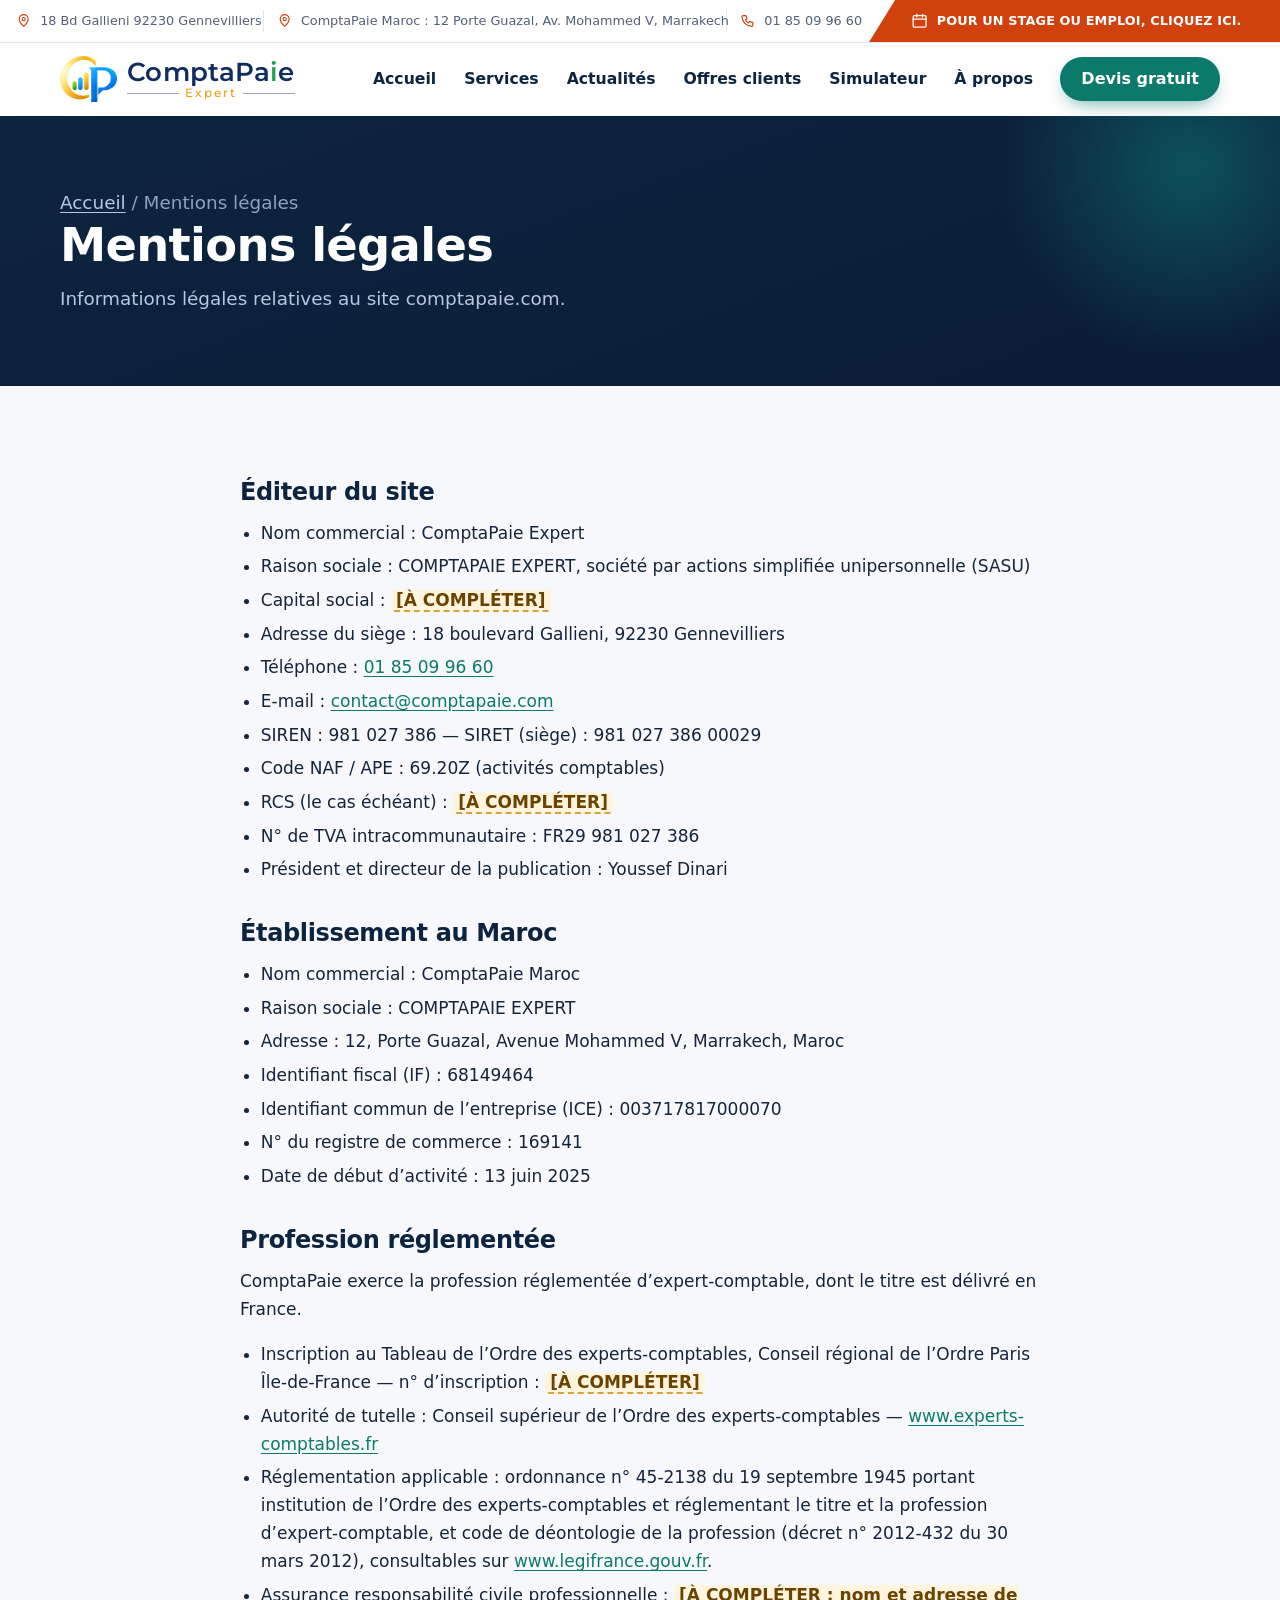
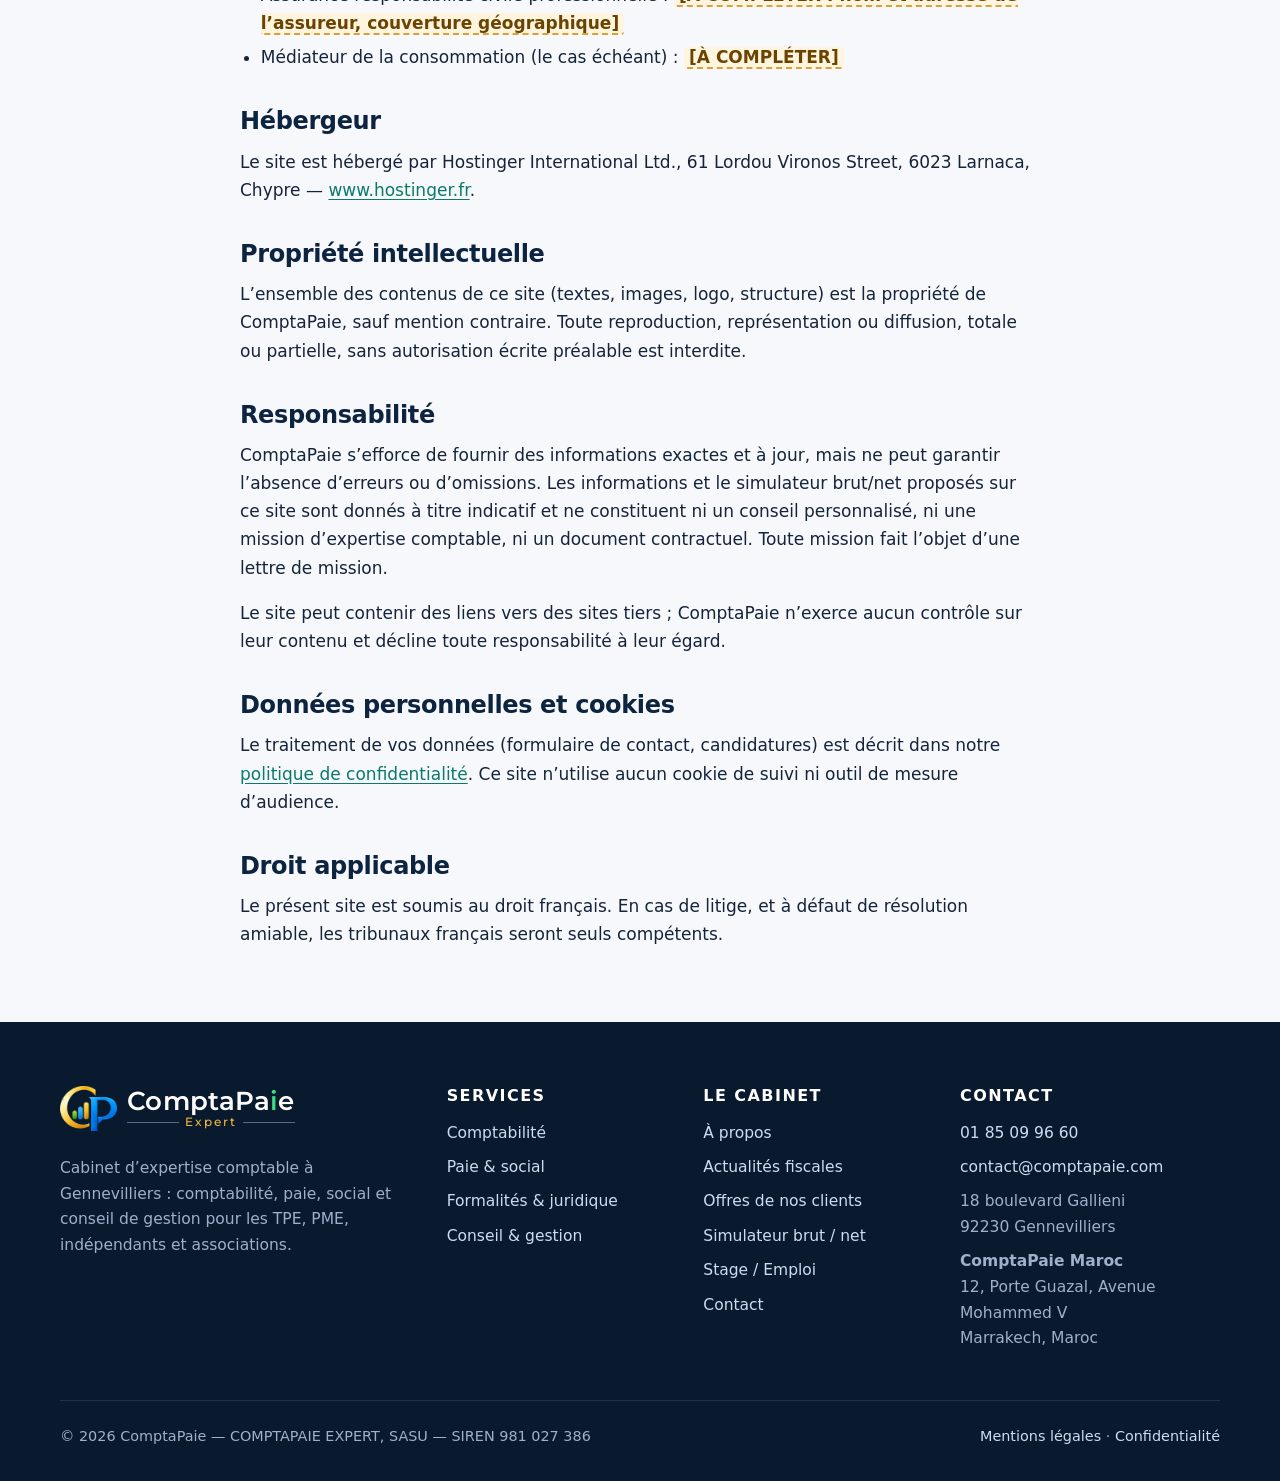
<file: mentions-legales.html>
<!DOCTYPE html>
<html lang="fr">
<head>
  <meta charset="utf-8">
  <meta name="viewport" content="width=device-width, initial-scale=1">
  <title>Mentions légales | ComptaPaie</title>
  <meta name="description" content="Mentions légales du site comptapaie.com : éditeur, profession réglementée d’expert-comptable, hébergeur, propriété intellectuelle et responsabilité.">
  <meta name="robots" content="index, follow, max-image-preview:large">
  <link rel="canonical" href="https://comptapaie.com/mentions-legales.html">
  <meta name="theme-color" content="#0d2440">
  <link rel="icon" href="assets/img/favicon.png" type="image/png">
  <link rel="apple-touch-icon" href="assets/img/apple-touch-icon.png">
  <meta property="og:type" content="website">
  <meta property="og:locale" content="fr_FR">
  <meta property="og:site_name" content="ComptaPaie">
  <meta property="og:title" content="Mentions légales | ComptaPaie">
  <meta property="og:description" content="Mentions légales du site comptapaie.com : éditeur, profession réglementée d’expert-comptable, hébergeur, propriété intellectuelle et responsabilité.">
  <meta property="og:url" content="https://comptapaie.com/mentions-legales.html">
  <meta property="og:image" content="https://comptapaie.com/assets/img/og-image.png">
  <meta property="og:image:width" content="1200">
  <meta property="og:image:height" content="630">
  <meta name="twitter:card" content="summary_large_image">
  <link rel="preload" href="assets/fonts/montserrat-latin-wght-normal.woff2" as="font" type="font/woff2" crossorigin>
  <link rel="stylesheet" href="assets/css/style.css?v=20260920m">
  <script src="assets/js/main.js?v=20260920m" defer></script>
</head>
<body>
<svg class="sprite" width="0" height="0" aria-hidden="true" focusable="false" xmlns="http://www.w3.org/2000/svg">
  <symbol id="i-calc" viewBox="0 0 24 24"><rect x="4" y="2" width="16" height="20" rx="2"/><path d="M8 6h8M8 10h.01M12 10h.01M16 10h.01M8 14h.01M12 14h.01M16 14h.01M8 18h.01M12 18h.01M16 18h.01"/></symbol>
  <symbol id="i-file" viewBox="0 0 24 24"><path d="M14 2H6a2 2 0 0 0-2 2v16a2 2 0 0 0 2 2h12a2 2 0 0 0 2-2V8z"/><path d="M14 2v6h6M8 13h8M8 17h8M8 9h2"/></symbol>
  <symbol id="i-building" viewBox="0 0 24 24"><path d="M3 21h18M5 21V7l7-4 7 4v14M9 21v-4h6v4M9 10h.01M15 10h.01M9 13h.01M15 13h.01"/></symbol>
  <symbol id="i-trend" viewBox="0 0 24 24"><path d="M3 17l6-6 4 4 8-8M15 7h6v6"/></symbol>
  <symbol id="i-shield" viewBox="0 0 24 24"><path d="M12 3l8 3v6c0 5-3.5 8-8 9-4.5-1-8-4-8-9V6z"/><path d="M9 12l2 2 4-4"/></symbol>
  <symbol id="i-clock" viewBox="0 0 24 24"><circle cx="12" cy="12" r="9"/><path d="M12 7v5l3 2"/></symbol>
  <symbol id="i-users" viewBox="0 0 24 24"><circle cx="9" cy="8" r="3.5"/><path d="M2.5 20a6.5 6.5 0 0 1 13 0M16 4.5a3.5 3.5 0 0 1 0 7M18 14.5a6.5 6.5 0 0 1 3.5 5.5"/></symbol>
  <symbol id="i-check" viewBox="0 0 24 24"><path d="M5 12.5l4.5 4.5L19 7.5"/></symbol>
  <symbol id="i-mail" viewBox="0 0 24 24"><rect x="3" y="5" width="18" height="14" rx="2"/><path d="M3 7l9 6 9-6"/></symbol>
  <symbol id="i-arrow" viewBox="0 0 24 24"><path d="M5 12h14M13 6l6 6-6 6"/></symbol>
  <symbol id="i-lock" viewBox="0 0 24 24"><rect x="5" y="11" width="14" height="10" rx="2"/><path d="M8 11V8a4 4 0 0 1 8 0v3"/></symbol>
  <symbol id="i-menu" viewBox="0 0 24 24"><path d="M4 7h16M4 12h16M4 17h16"/></symbol>
  <symbol id="i-x" viewBox="0 0 24 24"><path d="M6 6l12 12M18 6L6 18"/></symbol>
  <symbol id="i-pin" viewBox="0 0 24 24"><path d="M12 21s7-6.2 7-11.5A7 7 0 0 0 5 9.5C5 14.8 12 21 12 21z"/><circle cx="12" cy="9.5" r="2.5"/></symbol>
  <symbol id="i-laptop" viewBox="0 0 24 24"><rect x="4" y="5" width="16" height="11" rx="2"/><path d="M2 20h20"/></symbol>
  <symbol id="i-euro" viewBox="0 0 24 24"><path d="M18 6.5A7 7 0 1 0 18 17.5M4 10h9M4 14h9"/></symbol>
  <symbol id="i-calendar" viewBox="0 0 24 24"><rect x="3" y="5" width="18" height="16" rx="2"/><path d="M3 10h18M8 3v4M16 3v4"/></symbol>
  <symbol id="i-phone" viewBox="0 0 24 24"><path d="M5 4h4l2 5-2.5 1.5a11 11 0 0 0 5 5L15 13l5 2v4a2 2 0 0 1-2 2A16 16 0 0 1 3 6a2 2 0 0 1 2-2z"/></symbol>
  <symbol id="i-briefcase" viewBox="0 0 24 24"><rect x="3" y="7" width="18" height="13" rx="2"/><path d="M9 7V5a2 2 0 0 1 2-2h2a2 2 0 0 1 2 2v2M3 13h18"/></symbol>
  <symbol id="i-external" viewBox="0 0 24 24"><path d="M14 4h6v6M20 4l-9 9M18 14v5a1 1 0 0 1-1 1H5a1 1 0 0 1-1-1V7a1 1 0 0 1 1-1h5"/></symbol>
  <symbol id="i-upload" viewBox="0 0 24 24"><path d="M12 16V4M7 9l5-5 5 5M4 20h16"/></symbol>
  <symbol id="i-news" viewBox="0 0 24 24"><path d="M4 5h13v14H6a2 2 0 0 1-2-2z"/><path d="M17 8h3v9a2 2 0 0 1-2 2M7 9h7M7 13h7M7 16h4"/></symbol>
  <symbol id="i-megaphone" viewBox="0 0 24 24"><path d="M4 10v4h3l7 4V6L7 10z"/><path d="M17 9a4 4 0 0 1 0 6"/></symbol>
  <symbol id="i-pause" viewBox="0 0 24 24"><path d="M8 5v14M16 5v14"/></symbol>
  <symbol id="i-play" viewBox="0 0 24 24"><path d="M8 5l11 7-11 7z"/></symbol>
  <symbol id="i-plus" viewBox="0 0 24 24"><path d="M12 5v14M5 12h14"/></symbol>
  <symbol id="i-chevl" viewBox="0 0 24 24"><path d="M15 5l-7 7 7 7"/></symbol>
  <symbol id="i-chevr" viewBox="0 0 24 24"><path d="M9 5l7 7-7 7"/></symbol>
</svg>
<a class="skip-link" href="#contenu">Aller au contenu</a>

<header class="site-header">
  <div class="topbar">
    <div class="container topbar-inner">
      <ul class="topbar-info">
        <li><svg class="icon " aria-hidden="true" focusable="false"><use href="#i-pin"/></svg><a href="https://www.google.com/maps/search/?api=1&amp;query=18+boulevard+Gallieni+92230+Gennevilliers" target="_blank" rel="noopener">18 Bd Gallieni 92230 Gennevilliers</a></li>
        <li><svg class="icon " aria-hidden="true" focusable="false"><use href="#i-pin"/></svg><a href="https://www.google.com/maps/search/?api=1&amp;query=JXPP%2BF4+Marrakech%2C+Maroc" target="_blank" rel="noopener"><span class="tb-pre">ComptaPaie Maroc : </span>12 Porte Guazal, Av. Mohammed V, Marrakech</a></li>
        <li><svg class="icon " aria-hidden="true" focusable="false"><use href="#i-mail"/></svg><a href="mailto:contact@comptapaie.com">contact@comptapaie.com</a></li>
        <li><svg class="icon " aria-hidden="true" focusable="false"><use href="#i-phone"/></svg><a href="tel:+33185099660">01 85 09 96 60</a></li>
      </ul>
      <a class="topbar-cta" href="candidature.html" target="_blank" rel="noopener"><span class="topbar-cta-text"><svg class="icon " aria-hidden="true" focusable="false"><use href="#i-calendar"/></svg> Pour un stage ou emploi, cliquez ici.</span></a>
    </div>
  </div>
  <div class="navbar">
    <div class="container header-inner">
      <a class="logo" href="index.html" aria-label="ComptaPaie Expert — accueil"><img class="logo-mark" src="assets/img/logo-cp.png" width="54" height="44" alt=""><span class="logo-text"><span class="logo-name">ComptaPa<span class="i">i</span>e</span><span class="logo-tag">Expert</span></span></a>
      <div class="header-right">
        <a class="header-call" href="tel:+33185099660" aria-label="Appeler le cabinet : 01 85 09 96 60"><svg class="icon " aria-hidden="true" focusable="false"><use href="#i-phone"/></svg></a>
        <button class="nav-toggle" type="button" aria-expanded="false" aria-controls="primary-nav" aria-label="Ouvrir le menu">
          <svg class="icon i-open" aria-hidden="true" focusable="false"><use href="#i-menu"/></svg><svg class="icon i-close" aria-hidden="true" focusable="false"><use href="#i-x"/></svg>
        </button>
      </div>
      <nav id="primary-nav" class="primary-nav" aria-label="Navigation principale">
        <a href="index.html">Accueil</a>
        <a href="services.html">Services</a>
        <a href="actualites.html">Actualités</a>
        <a href="offres-clients.html">Offres clients</a>
        <a href="simulateur-brut-net.html">Simulateur</a>
        <a href="a-propos.html">À propos</a>
        <a class="btn btn--primary" href="contact.html">Devis gratuit</a>
      </nav>
    </div>
  </div>
</header>

<main id="contenu">
<section class="page-hero">
  <div class="container">
    <p class="breadcrumb"><a href="index.html">Accueil</a> / Mentions légales</p>
    <h1>Mentions légales</h1>
    <p>Informations légales relatives au site comptapaie.com.</p>
  </div>
</section>

<section class="section">
  <div class="container prose">
    <h2>Éditeur du site</h2>
    <ul>
      <li>Nom commercial : ComptaPaie Expert</li>
      <li>Raison sociale : COMPTAPAIE EXPERT, société par actions simplifiée unipersonnelle (SASU)</li>
      <li>Capital social : <span class="todo">[À COMPLÉTER]</span></li>
      <li>Adresse du siège : 18 boulevard Gallieni, 92230 Gennevilliers</li>
      <li>Téléphone : <a href="tel:+33185099660">01 85 09 96 60</a></li>
      <li>E-mail : <a href="mailto:contact@comptapaie.com">contact@comptapaie.com</a></li>
      <li>SIREN : 981 027 386 — SIRET (siège) : 981 027 386 00029</li>
      <li>Code NAF / APE : 69.20Z (activités comptables)</li>
      <li>RCS (le cas échéant) : <span class="todo">[À COMPLÉTER]</span></li>
      <li>N° de TVA intracommunautaire : FR29 981 027 386</li>
      <li>Président et directeur de la publication : Youssef Dinari</li>
    </ul>

    <h2>Établissement au Maroc</h2>
    <ul>
      <li>Nom commercial : ComptaPaie Maroc</li>
      <li>Raison sociale : COMPTAPAIE EXPERT</li>
      <li>Adresse : 12, Porte Guazal, Avenue Mohammed V, Marrakech, Maroc</li>
      <li>Identifiant fiscal (IF) : 68149464</li>
      <li>Identifiant commun de l’entreprise (ICE) : 003717817000070</li>
      <li>N° du registre de commerce : 169141</li>
      <li>Date de début d’activité : 13 juin 2025</li>
    </ul>

    <h2>Profession réglementée</h2>
    <p>ComptaPaie exerce la profession réglementée d’expert-comptable, dont le titre est délivré en France.</p>
    <ul>
      <li>Inscription au Tableau de l’Ordre des experts-comptables, Conseil régional de l’Ordre Paris Île-de-France — n° d’inscription : <span class="todo">[À COMPLÉTER]</span></li>
      <li>Autorité de tutelle : Conseil supérieur de l’Ordre des experts-comptables — <a href="https://www.experts-comptables.fr" rel="noopener">www.experts-comptables.fr</a></li>
      <li>Réglementation applicable : ordonnance n° 45-2138 du 19 septembre 1945 portant institution de l’Ordre des experts-comptables et réglementant le titre et la profession d’expert-comptable, et code de déontologie de la profession (décret n° 2012-432 du 30 mars 2012), consultables sur <a href="https://www.legifrance.gouv.fr" rel="noopener">www.legifrance.gouv.fr</a>.</li>
      <li>Assurance responsabilité civile professionnelle : <span class="todo">[À COMPLÉTER : nom et adresse de l’assureur, couverture géographique]</span></li>
      <li>Médiateur de la consommation (le cas échéant) : <span class="todo">[À COMPLÉTER]</span></li>
    </ul>

    <h2>Hébergeur</h2>
    <p>Le site est hébergé par Hostinger International Ltd., 61 Lordou Vironos Street, 6023 Larnaca, Chypre — <a href="https://www.hostinger.fr" rel="noopener">www.hostinger.fr</a>.</p>

    <h2>Propriété intellectuelle</h2>
    <p>L’ensemble des contenus de ce site (textes, images, logo, structure) est la propriété de ComptaPaie, sauf mention contraire. Toute reproduction, représentation ou diffusion, totale ou partielle, sans autorisation écrite préalable est interdite.</p>

    <h2>Responsabilité</h2>
    <p>ComptaPaie s’efforce de fournir des informations exactes et à jour, mais ne peut garantir l’absence d’erreurs ou d’omissions. Les informations et le simulateur brut/net proposés sur ce site sont donnés à titre indicatif et ne constituent ni un conseil personnalisé, ni une mission d’expertise comptable, ni un document contractuel. Toute mission fait l’objet d’une lettre de mission.</p>
    <p>Le site peut contenir des liens vers des sites tiers ; ComptaPaie n’exerce aucun contrôle sur leur contenu et décline toute responsabilité à leur égard.</p>

    <h2>Données personnelles et cookies</h2>
    <p>Le traitement de vos données (formulaire de contact, candidatures) est décrit dans notre <a href="confidentialite.html">politique de confidentialité</a>. Ce site n’utilise aucun cookie de suivi ni outil de mesure d’audience.</p>

    <h2>Droit applicable</h2>
    <p>Le présent site est soumis au droit français. En cas de litige, et à défaut de résolution amiable, les tribunaux français seront seuls compétents.</p>
  </div>
</section>
</main>

<footer class="site-footer">
  <div class="container">
    <div class="footer-grid">
      <div>
        <a class="logo" href="index.html" aria-label="ComptaPaie Expert — accueil"><img class="logo-mark" src="assets/img/logo-cp.png" width="54" height="44" alt=""><span class="logo-text"><span class="logo-name">ComptaPa<span class="i">i</span>e</span><span class="logo-tag">Expert</span></span></a>
        <p class="footer-about">Cabinet d’expertise comptable à Gennevilliers : comptabilité, paie, social et conseil de gestion pour les TPE, PME, indépendants et associations.</p>
      </div>
      <div>
        <h3>Services</h3>
        <ul>
          <li><a href="services.html#comptabilite">Comptabilité</a></li>
          <li><a href="services.html#paie">Paie &amp; social</a></li>
          <li><a href="services.html#juridique">Formalités &amp; juridique</a></li>
          <li><a href="services.html#conseil">Conseil &amp; gestion</a></li>
        </ul>
      </div>
      <div>
        <h3>Le cabinet</h3>
        <ul>
          <li><a href="a-propos.html">À propos</a></li>
          <li><a href="actualites.html">Actualités fiscales</a></li>
          <li><a href="offres-clients.html">Offres de nos clients</a></li>
          <li><a href="simulateur-brut-net.html">Simulateur brut / net</a></li>
          <li><a href="candidature.html" target="_blank" rel="noopener">Stage / Emploi</a></li>
          <li><a href="contact.html">Contact</a></li>
        </ul>
      </div>
      <div>
        <h3>Contact</h3>
        <ul>
          <li><a href="tel:+33185099660">01 85 09 96 60</a></li>
          <li><a href="mailto:contact@comptapaie.com">contact@comptapaie.com</a></li>
          <li><address>18 boulevard Gallieni<br>92230 Gennevilliers</address></li>
          <li><address><strong>ComptaPaie Maroc</strong><br>12, Porte Guazal, Avenue Mohammed V<br>Marrakech, Maroc</address></li>
        </ul>
      </div>
    </div>
    <div class="footer-bottom">
      <span>© <span id="year">2026</span> ComptaPaie — COMPTAPAIE EXPERT, SASU — SIREN 981 027 386</span>
      <span><a href="mentions-legales.html">Mentions légales</a> · <a href="confidentialite.html">Confidentialité</a></span>
    </div>
  </div>
</footer>
</body>
</html>
</file>
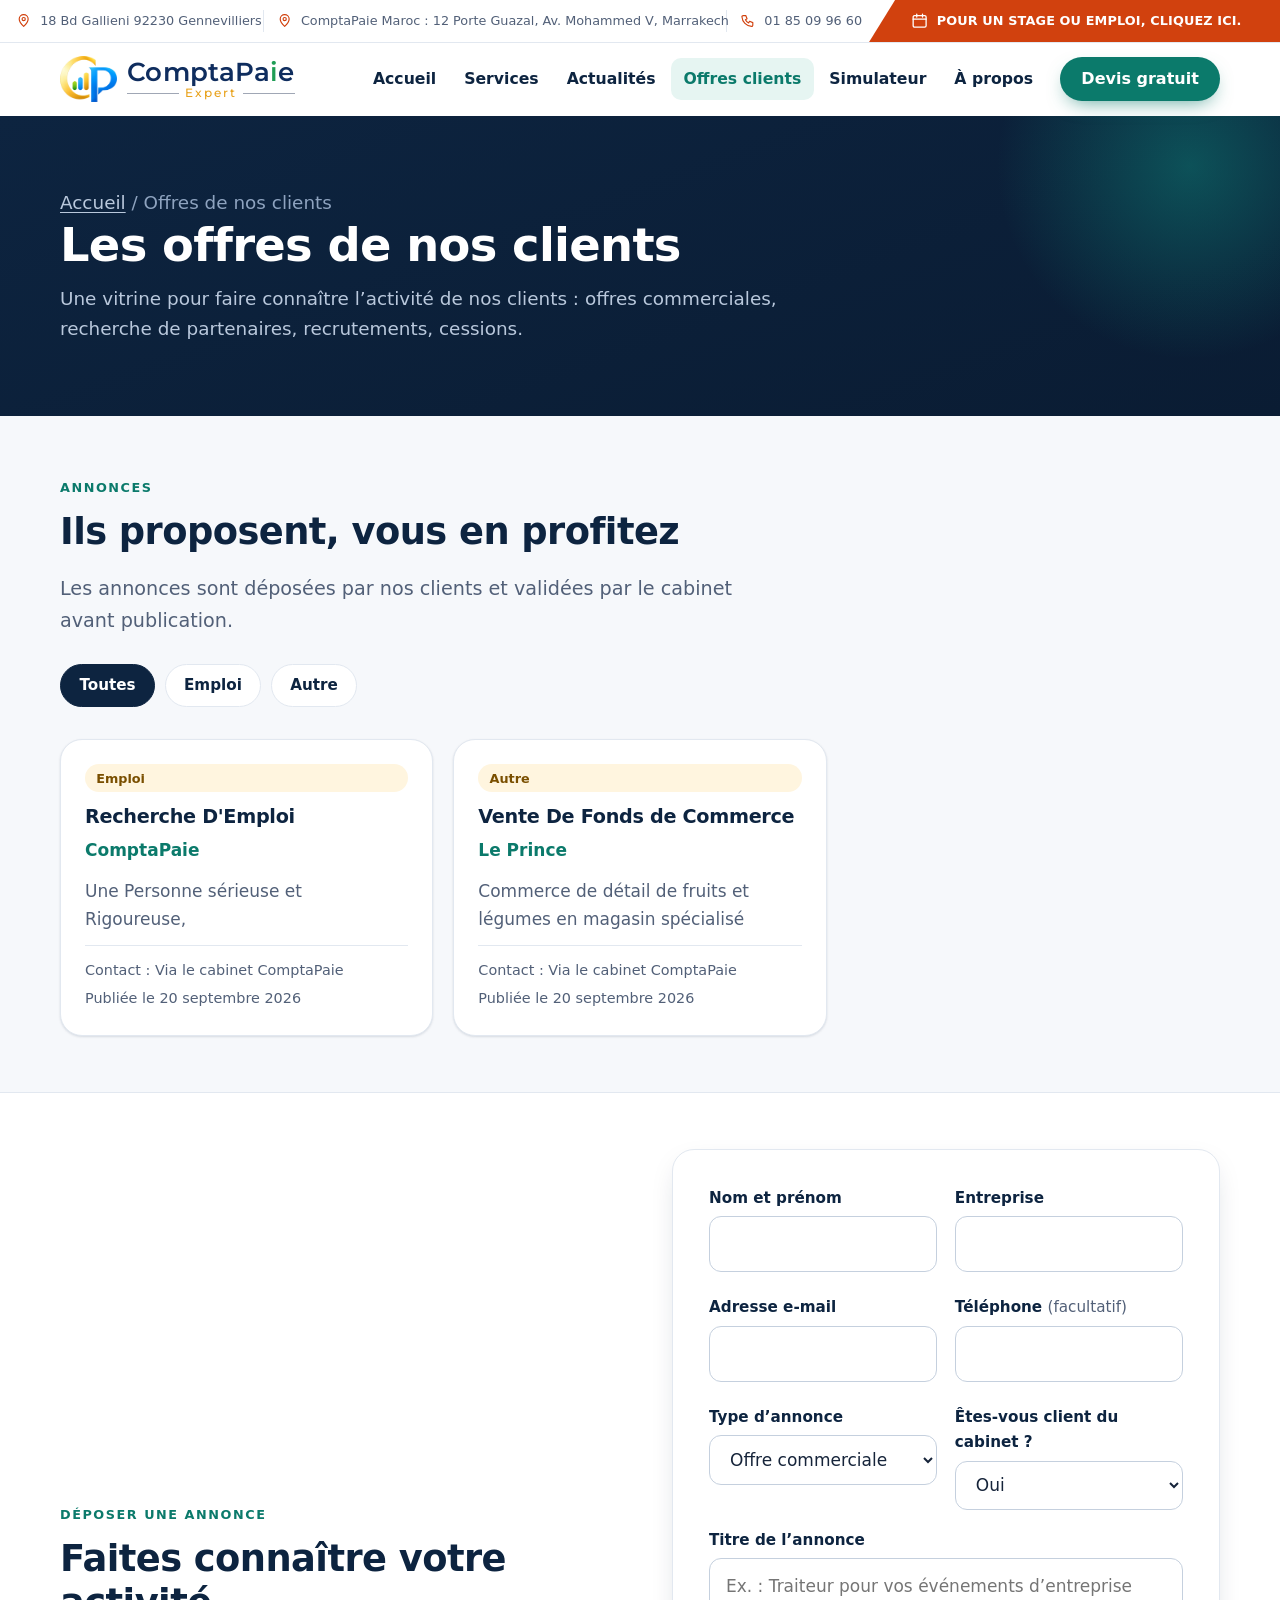
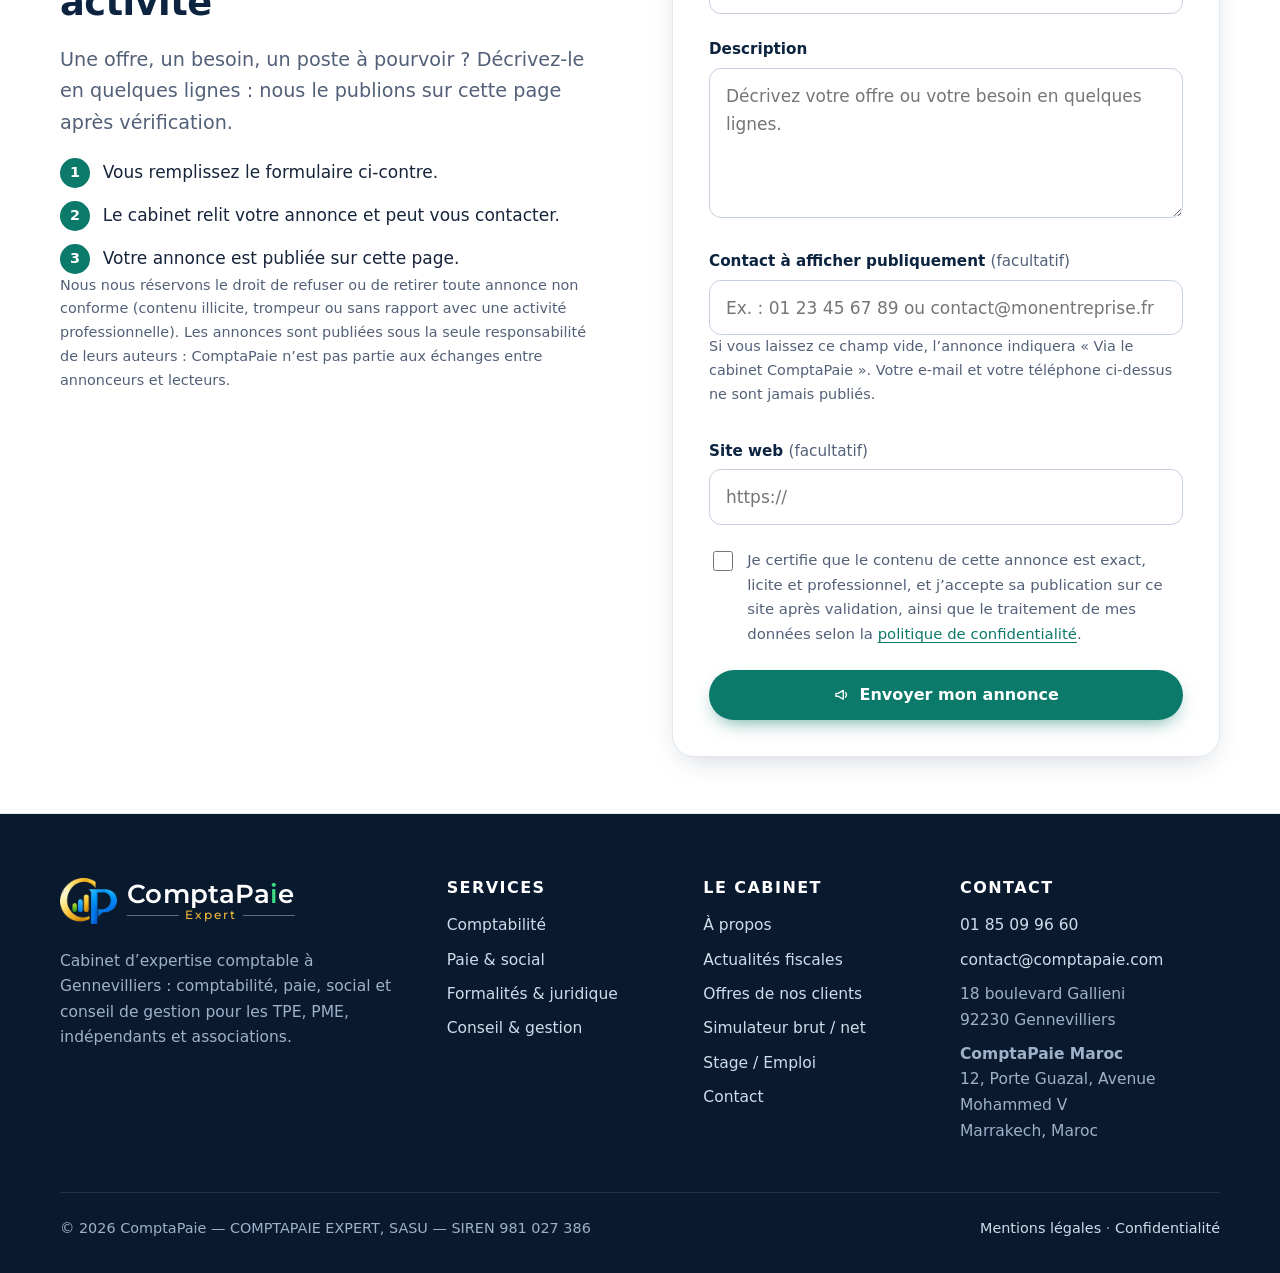
<file: offres-clients.html>
<!DOCTYPE html>
<html lang="fr">
<head>
  <meta charset="utf-8">
  <meta name="viewport" content="width=device-width, initial-scale=1">
  <title>Offres et annonces de nos clients | ComptaPaie</title>
  <meta name="description" content="Découvrez les offres, recherches de partenaires et opportunités publiées par les clients du cabinet ComptaPaie, et déposez votre propre annonce.">
  <meta name="robots" content="index, follow, max-image-preview:large">
  <link rel="canonical" href="https://comptapaie.com/offres-clients.html">
  <meta name="theme-color" content="#0d2440">
  <link rel="icon" href="assets/img/favicon.png" type="image/png">
  <link rel="apple-touch-icon" href="assets/img/apple-touch-icon.png">
  <meta property="og:type" content="website">
  <meta property="og:locale" content="fr_FR">
  <meta property="og:site_name" content="ComptaPaie">
  <meta property="og:title" content="Offres et annonces de nos clients | ComptaPaie">
  <meta property="og:description" content="Découvrez les offres, recherches de partenaires et opportunités publiées par les clients du cabinet ComptaPaie, et déposez votre propre annonce.">
  <meta property="og:url" content="https://comptapaie.com/offres-clients.html">
  <meta property="og:image" content="https://comptapaie.com/assets/img/og-image.png">
  <meta property="og:image:width" content="1200">
  <meta property="og:image:height" content="630">
  <meta name="twitter:card" content="summary_large_image">
  <link rel="preload" href="assets/fonts/montserrat-latin-wght-normal.woff2" as="font" type="font/woff2" crossorigin>
  <link rel="stylesheet" href="assets/css/style.css?v=20260920m">
  <script src="assets/js/main.js?v=20260920m" defer></script>
</head>
<body>
<svg class="sprite" width="0" height="0" aria-hidden="true" focusable="false" xmlns="http://www.w3.org/2000/svg">
  <symbol id="i-calc" viewBox="0 0 24 24"><rect x="4" y="2" width="16" height="20" rx="2"/><path d="M8 6h8M8 10h.01M12 10h.01M16 10h.01M8 14h.01M12 14h.01M16 14h.01M8 18h.01M12 18h.01M16 18h.01"/></symbol>
  <symbol id="i-file" viewBox="0 0 24 24"><path d="M14 2H6a2 2 0 0 0-2 2v16a2 2 0 0 0 2 2h12a2 2 0 0 0 2-2V8z"/><path d="M14 2v6h6M8 13h8M8 17h8M8 9h2"/></symbol>
  <symbol id="i-building" viewBox="0 0 24 24"><path d="M3 21h18M5 21V7l7-4 7 4v14M9 21v-4h6v4M9 10h.01M15 10h.01M9 13h.01M15 13h.01"/></symbol>
  <symbol id="i-trend" viewBox="0 0 24 24"><path d="M3 17l6-6 4 4 8-8M15 7h6v6"/></symbol>
  <symbol id="i-shield" viewBox="0 0 24 24"><path d="M12 3l8 3v6c0 5-3.5 8-8 9-4.5-1-8-4-8-9V6z"/><path d="M9 12l2 2 4-4"/></symbol>
  <symbol id="i-clock" viewBox="0 0 24 24"><circle cx="12" cy="12" r="9"/><path d="M12 7v5l3 2"/></symbol>
  <symbol id="i-users" viewBox="0 0 24 24"><circle cx="9" cy="8" r="3.5"/><path d="M2.5 20a6.5 6.5 0 0 1 13 0M16 4.5a3.5 3.5 0 0 1 0 7M18 14.5a6.5 6.5 0 0 1 3.5 5.5"/></symbol>
  <symbol id="i-check" viewBox="0 0 24 24"><path d="M5 12.5l4.5 4.5L19 7.5"/></symbol>
  <symbol id="i-mail" viewBox="0 0 24 24"><rect x="3" y="5" width="18" height="14" rx="2"/><path d="M3 7l9 6 9-6"/></symbol>
  <symbol id="i-arrow" viewBox="0 0 24 24"><path d="M5 12h14M13 6l6 6-6 6"/></symbol>
  <symbol id="i-lock" viewBox="0 0 24 24"><rect x="5" y="11" width="14" height="10" rx="2"/><path d="M8 11V8a4 4 0 0 1 8 0v3"/></symbol>
  <symbol id="i-menu" viewBox="0 0 24 24"><path d="M4 7h16M4 12h16M4 17h16"/></symbol>
  <symbol id="i-x" viewBox="0 0 24 24"><path d="M6 6l12 12M18 6L6 18"/></symbol>
  <symbol id="i-pin" viewBox="0 0 24 24"><path d="M12 21s7-6.2 7-11.5A7 7 0 0 0 5 9.5C5 14.8 12 21 12 21z"/><circle cx="12" cy="9.5" r="2.5"/></symbol>
  <symbol id="i-laptop" viewBox="0 0 24 24"><rect x="4" y="5" width="16" height="11" rx="2"/><path d="M2 20h20"/></symbol>
  <symbol id="i-euro" viewBox="0 0 24 24"><path d="M18 6.5A7 7 0 1 0 18 17.5M4 10h9M4 14h9"/></symbol>
  <symbol id="i-calendar" viewBox="0 0 24 24"><rect x="3" y="5" width="18" height="16" rx="2"/><path d="M3 10h18M8 3v4M16 3v4"/></symbol>
  <symbol id="i-phone" viewBox="0 0 24 24"><path d="M5 4h4l2 5-2.5 1.5a11 11 0 0 0 5 5L15 13l5 2v4a2 2 0 0 1-2 2A16 16 0 0 1 3 6a2 2 0 0 1 2-2z"/></symbol>
  <symbol id="i-briefcase" viewBox="0 0 24 24"><rect x="3" y="7" width="18" height="13" rx="2"/><path d="M9 7V5a2 2 0 0 1 2-2h2a2 2 0 0 1 2 2v2M3 13h18"/></symbol>
  <symbol id="i-external" viewBox="0 0 24 24"><path d="M14 4h6v6M20 4l-9 9M18 14v5a1 1 0 0 1-1 1H5a1 1 0 0 1-1-1V7a1 1 0 0 1 1-1h5"/></symbol>
  <symbol id="i-upload" viewBox="0 0 24 24"><path d="M12 16V4M7 9l5-5 5 5M4 20h16"/></symbol>
  <symbol id="i-news" viewBox="0 0 24 24"><path d="M4 5h13v14H6a2 2 0 0 1-2-2z"/><path d="M17 8h3v9a2 2 0 0 1-2 2M7 9h7M7 13h7M7 16h4"/></symbol>
  <symbol id="i-megaphone" viewBox="0 0 24 24"><path d="M4 10v4h3l7 4V6L7 10z"/><path d="M17 9a4 4 0 0 1 0 6"/></symbol>
  <symbol id="i-pause" viewBox="0 0 24 24"><path d="M8 5v14M16 5v14"/></symbol>
  <symbol id="i-play" viewBox="0 0 24 24"><path d="M8 5l11 7-11 7z"/></symbol>
  <symbol id="i-plus" viewBox="0 0 24 24"><path d="M12 5v14M5 12h14"/></symbol>
  <symbol id="i-chevl" viewBox="0 0 24 24"><path d="M15 5l-7 7 7 7"/></symbol>
  <symbol id="i-chevr" viewBox="0 0 24 24"><path d="M9 5l7 7-7 7"/></symbol>
</svg>
<a class="skip-link" href="#contenu">Aller au contenu</a>

<header class="site-header">
  <div class="topbar">
    <div class="container topbar-inner">
      <ul class="topbar-info">
        <li><svg class="icon " aria-hidden="true" focusable="false"><use href="#i-pin"/></svg><a href="https://www.google.com/maps/search/?api=1&amp;query=18+boulevard+Gallieni+92230+Gennevilliers" target="_blank" rel="noopener">18 Bd Gallieni 92230 Gennevilliers</a></li>
        <li><svg class="icon " aria-hidden="true" focusable="false"><use href="#i-pin"/></svg><a href="https://www.google.com/maps/search/?api=1&amp;query=JXPP%2BF4+Marrakech%2C+Maroc" target="_blank" rel="noopener"><span class="tb-pre">ComptaPaie Maroc : </span>12 Porte Guazal, Av. Mohammed V, Marrakech</a></li>
        <li><svg class="icon " aria-hidden="true" focusable="false"><use href="#i-mail"/></svg><a href="mailto:contact@comptapaie.com">contact@comptapaie.com</a></li>
        <li><svg class="icon " aria-hidden="true" focusable="false"><use href="#i-phone"/></svg><a href="tel:+33185099660">01 85 09 96 60</a></li>
      </ul>
      <a class="topbar-cta" href="candidature.html" target="_blank" rel="noopener"><span class="topbar-cta-text"><svg class="icon " aria-hidden="true" focusable="false"><use href="#i-calendar"/></svg> Pour un stage ou emploi, cliquez ici.</span></a>
    </div>
  </div>
  <div class="navbar">
    <div class="container header-inner">
      <a class="logo" href="index.html" aria-label="ComptaPaie Expert — accueil"><img class="logo-mark" src="assets/img/logo-cp.png" width="54" height="44" alt=""><span class="logo-text"><span class="logo-name">ComptaPa<span class="i">i</span>e</span><span class="logo-tag">Expert</span></span></a>
      <div class="header-right">
        <a class="header-call" href="tel:+33185099660" aria-label="Appeler le cabinet : 01 85 09 96 60"><svg class="icon " aria-hidden="true" focusable="false"><use href="#i-phone"/></svg></a>
        <button class="nav-toggle" type="button" aria-expanded="false" aria-controls="primary-nav" aria-label="Ouvrir le menu">
          <svg class="icon i-open" aria-hidden="true" focusable="false"><use href="#i-menu"/></svg><svg class="icon i-close" aria-hidden="true" focusable="false"><use href="#i-x"/></svg>
        </button>
      </div>
      <nav id="primary-nav" class="primary-nav" aria-label="Navigation principale">
        <a href="index.html">Accueil</a>
        <a href="services.html">Services</a>
        <a href="actualites.html">Actualités</a>
        <a href="offres-clients.html" aria-current="page">Offres clients</a>
        <a href="simulateur-brut-net.html">Simulateur</a>
        <a href="a-propos.html">À propos</a>
        <a class="btn btn--primary" href="contact.html">Devis gratuit</a>
      </nav>
    </div>
  </div>
</header>

<main id="contenu">
<section class="page-hero">
  <div class="container">
    <p class="breadcrumb"><a href="index.html">Accueil</a> / Offres de nos clients</p>
    <h1>Les offres de nos clients</h1>
    <p>Une vitrine pour faire connaître l’activité de nos clients : offres commerciales, recherche de partenaires, recrutements, cessions.</p>
  </div>
</section>

<section class="section">
  <div class="container">
    <div class="section-head reveal">
      <span class="eyebrow">Annonces</span>
      <h2>Ils proposent, vous en profitez</h2>
      <p class="lead">Les annonces sont déposées par nos clients et validées par le cabinet avant publication.</p>
    </div>

    <div class="filter-bar" id="ads-filters" role="group" aria-label="Filtrer les annonces" hidden></div>

    <div class="ads-grid" id="ads-list" aria-live="polite"></div>

    <div class="ads-empty" id="ads-empty">
      <strong>Aucune annonce publiée pour le moment</strong>
      <p>Les premières annonces de nos clients apparaîtront ici. Vous êtes client du cabinet ? Déposez la vôtre ci-dessous.</p>
      <a class="btn btn--primary" href="#deposer"><svg class="icon " aria-hidden="true" focusable="false"><use href="#i-megaphone"/></svg> Déposer une annonce</a>
    </div>
    <noscript><p class="note">Activez JavaScript pour afficher les annonces.</p></noscript>
  </div>
</section>

<section class="section section--alt" id="deposer">
  <div class="container split">
    <div class="reveal">
      <span class="eyebrow">Déposer une annonce</span>
      <h2>Faites connaître votre activité</h2>
      <p class="lead">Une offre, un besoin, un poste à pourvoir ? Décrivez-le en quelques lignes : nous le publions sur cette page après vérification.</p>
      <ol class="steps-inline">
        <li><span>Vous remplissez le formulaire ci-contre.</span></li>
        <li><span>Le cabinet relit votre annonce et peut vous contacter.</span></li>
        <li><span>Votre annonce est publiée sur cette page.</span></li>
      </ol>
      <p class="note">Nous nous réservons le droit de refuser ou de retirer toute annonce non conforme (contenu illicite, trompeur ou sans rapport avec une activité professionnelle). Les annonces sont publiées sous la seule responsabilité de leurs auteurs : ComptaPaie n’est pas partie aux échanges entre annonceurs et lecteurs.</p>
    </div>

    <div class="form-card reveal">
      <div id="form-ok" class="alert alert--ok" role="status" hidden>Merci, votre annonce a bien été transmise. Le cabinet la relit et vous recontacte si besoin avant de la publier.</div>
      <div id="form-err" class="alert alert--err" role="alert" hidden></div>

      <form id="ad-form" data-kind="ad" action="annonce.php" method="post" novalidate>
        <div class="form-grid form-grid--2">
          <div>
            <label for="name">Nom et prénom</label>
            <input type="text" id="name" name="name" autocomplete="name" required maxlength="120" aria-describedby="name-error">
            <p class="field-error" id="name-error"></p>
          </div>
          <div>
            <label for="company">Entreprise</label>
            <input type="text" id="company" name="company" autocomplete="organization" required maxlength="120" aria-describedby="company-error">
            <p class="field-error" id="company-error"></p>
          </div>
          <div>
            <label for="email">Adresse e-mail</label>
            <input type="email" id="email" name="email" autocomplete="email" required maxlength="160" aria-describedby="email-error">
            <p class="field-error" id="email-error"></p>
          </div>
          <div>
            <label for="phone">Téléphone <span class="opt">(facultatif)</span></label>
            <input type="tel" id="phone" name="phone" autocomplete="tel" maxlength="30">
          </div>
          <div>
            <label for="category">Type d’annonce</label>
            <select id="category" name="category">
              <option value="offre">Offre commerciale</option>
              <option value="partenaire">Recherche de partenaire ou fournisseur</option>
              <option value="emploi">Emploi / recrutement</option>
              <option value="cession">Cession / reprise d’entreprise</option>
              <option value="evenement">Événement</option>
              <option value="autre">Autre</option>
            </select>
          </div>
          <div>
            <label for="client">Êtes-vous client du cabinet ?</label>
            <select id="client" name="client">
              <option value="oui">Oui</option>
              <option value="non">Non</option>
            </select>
          </div>
          <div class="span-2">
            <label for="title">Titre de l’annonce</label>
            <input type="text" id="title" name="title" required maxlength="100" aria-describedby="title-error" placeholder="Ex. : Traiteur pour vos événements d’entreprise">
            <p class="field-error" id="title-error"></p>
          </div>
          <div class="span-2">
            <label for="description">Description</label>
            <textarea id="description" name="description" required maxlength="800" aria-describedby="description-error" placeholder="Décrivez votre offre ou votre besoin en quelques lignes."></textarea>
            <p class="field-error" id="description-error"></p>
          </div>
          <div class="span-2">
            <label for="public_contact">Contact à afficher publiquement <span class="opt">(facultatif)</span></label>
            <input type="text" id="public_contact" name="public_contact" maxlength="150" placeholder="Ex. : 01 23 45 67 89 ou contact@monentreprise.fr">
            <p class="note">Si vous laissez ce champ vide, l’annonce indiquera « Via le cabinet ComptaPaie ». Votre e-mail et votre téléphone ci-dessus ne sont jamais publiés.</p>
          </div>
          <div class="span-2">
            <label for="link">Site web <span class="opt">(facultatif)</span></label>
            <input type="text" id="link" name="link" inputmode="url" maxlength="200" placeholder="https://" aria-describedby="link-error">
            <p class="field-error" id="link-error"></p>
          </div>
          <div class="hp" aria-hidden="true">
            <label for="website">Ne pas remplir ce champ</label>
            <input type="text" id="website" name="website" tabindex="-1" autocomplete="off">
          </div>
          <div class="span-2">
            <label class="checkbox" for="consent">
              <input type="checkbox" id="consent" name="consent" value="1" required aria-describedby="consent-error">
              <span>Je certifie que le contenu de cette annonce est exact, licite et professionnel, et j’accepte sa publication sur ce site après validation, ainsi que le traitement de mes données selon la <a href="confidentialite.html#annonces">politique de confidentialité</a>.</span>
            </label>
            <p class="field-error" id="consent-error"></p>
          </div>
          <div class="span-2">
            <button class="btn btn--primary btn--block" type="submit"><svg class="icon " aria-hidden="true" focusable="false"><use href="#i-megaphone"/></svg> Envoyer mon annonce</button>
          </div>
        </div>
      </form>
    </div>
  </div>
</section>
</main>

<footer class="site-footer">
  <div class="container">
    <div class="footer-grid">
      <div>
        <a class="logo" href="index.html" aria-label="ComptaPaie Expert — accueil"><img class="logo-mark" src="assets/img/logo-cp.png" width="54" height="44" alt=""><span class="logo-text"><span class="logo-name">ComptaPa<span class="i">i</span>e</span><span class="logo-tag">Expert</span></span></a>
        <p class="footer-about">Cabinet d’expertise comptable à Gennevilliers : comptabilité, paie, social et conseil de gestion pour les TPE, PME, indépendants et associations.</p>
      </div>
      <div>
        <h3>Services</h3>
        <ul>
          <li><a href="services.html#comptabilite">Comptabilité</a></li>
          <li><a href="services.html#paie">Paie &amp; social</a></li>
          <li><a href="services.html#juridique">Formalités &amp; juridique</a></li>
          <li><a href="services.html#conseil">Conseil &amp; gestion</a></li>
        </ul>
      </div>
      <div>
        <h3>Le cabinet</h3>
        <ul>
          <li><a href="a-propos.html">À propos</a></li>
          <li><a href="actualites.html">Actualités fiscales</a></li>
          <li><a href="offres-clients.html">Offres de nos clients</a></li>
          <li><a href="simulateur-brut-net.html">Simulateur brut / net</a></li>
          <li><a href="candidature.html" target="_blank" rel="noopener">Stage / Emploi</a></li>
          <li><a href="contact.html">Contact</a></li>
        </ul>
      </div>
      <div>
        <h3>Contact</h3>
        <ul>
          <li><a href="tel:+33185099660">01 85 09 96 60</a></li>
          <li><a href="mailto:contact@comptapaie.com">contact@comptapaie.com</a></li>
          <li><address>18 boulevard Gallieni<br>92230 Gennevilliers</address></li>
          <li><address><strong>ComptaPaie Maroc</strong><br>12, Porte Guazal, Avenue Mohammed V<br>Marrakech, Maroc</address></li>
        </ul>
      </div>
    </div>
    <div class="footer-bottom">
      <span>© <span id="year">2026</span> ComptaPaie — COMPTAPAIE EXPERT, SASU — SIREN 981 027 386</span>
      <span><a href="mentions-legales.html">Mentions légales</a> · <a href="confidentialite.html">Confidentialité</a></span>
    </div>
  </div>
</footer>
</body>
</html>
</file>
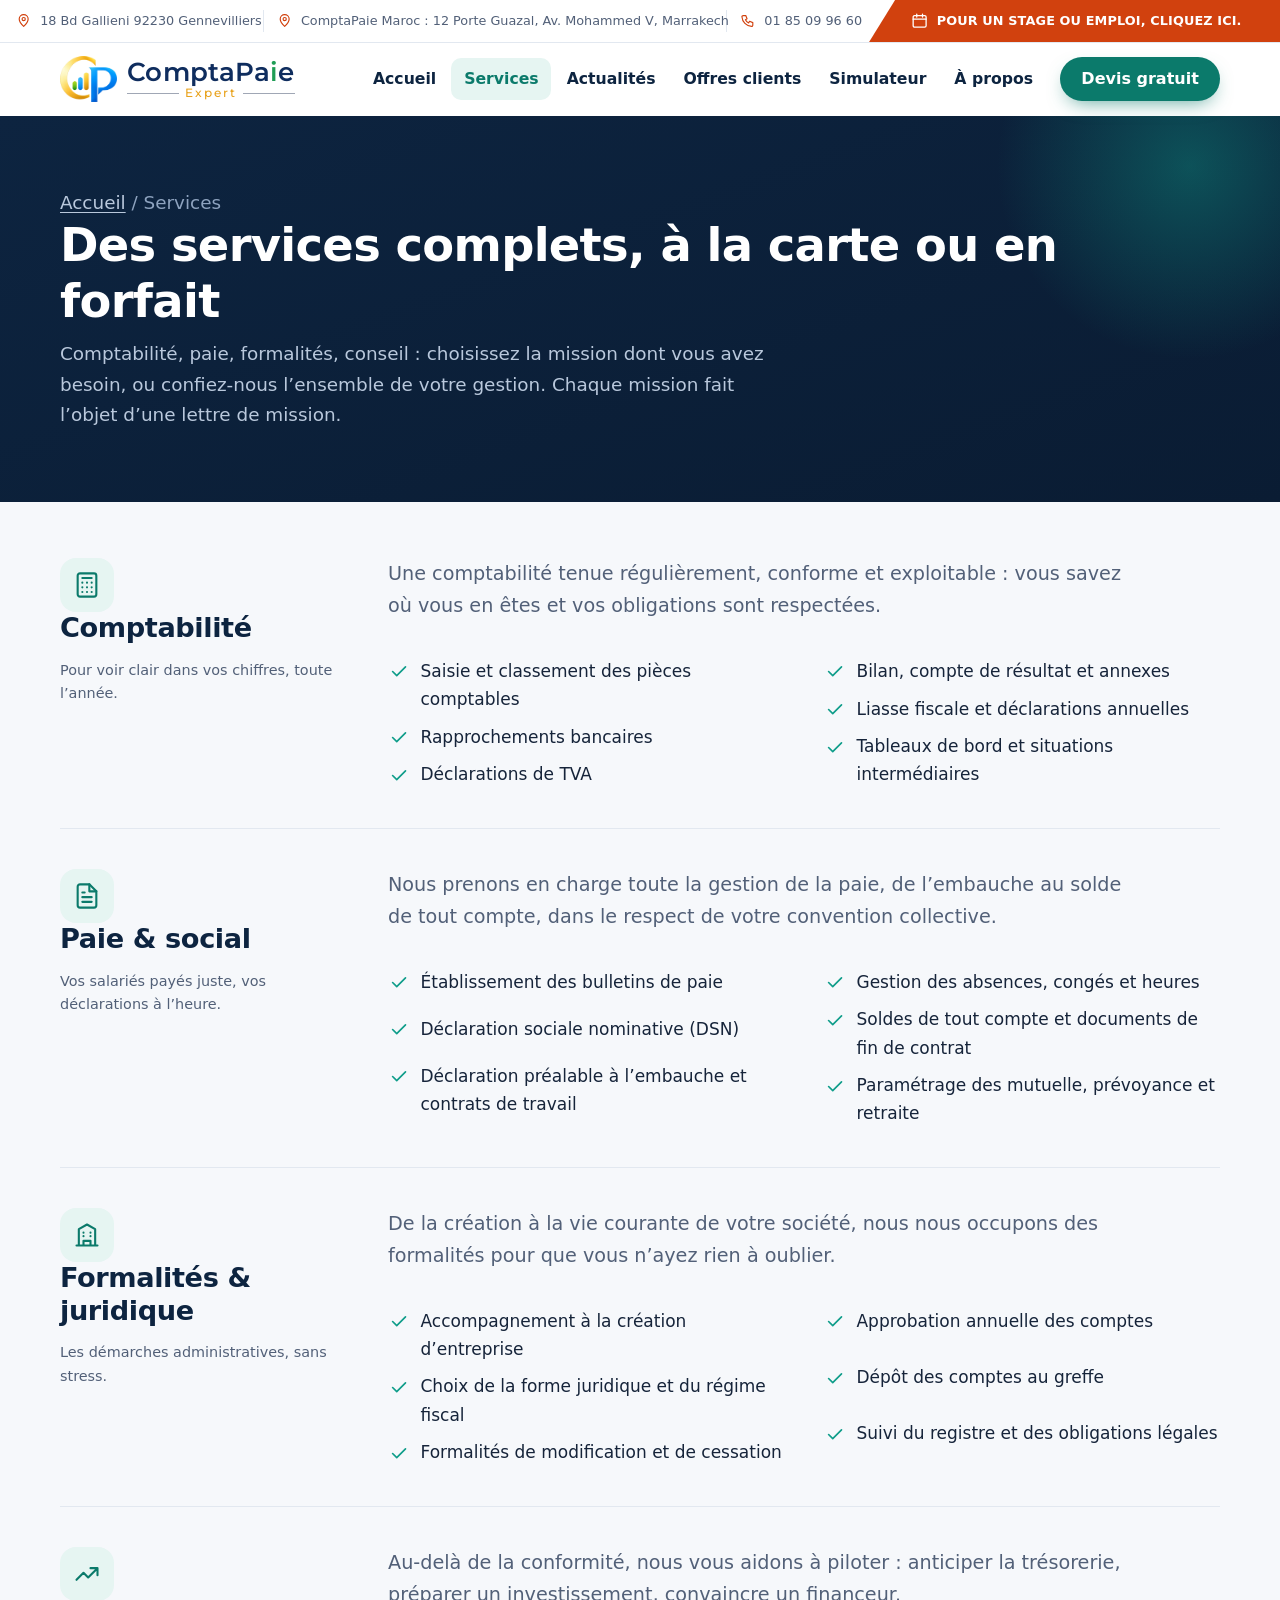
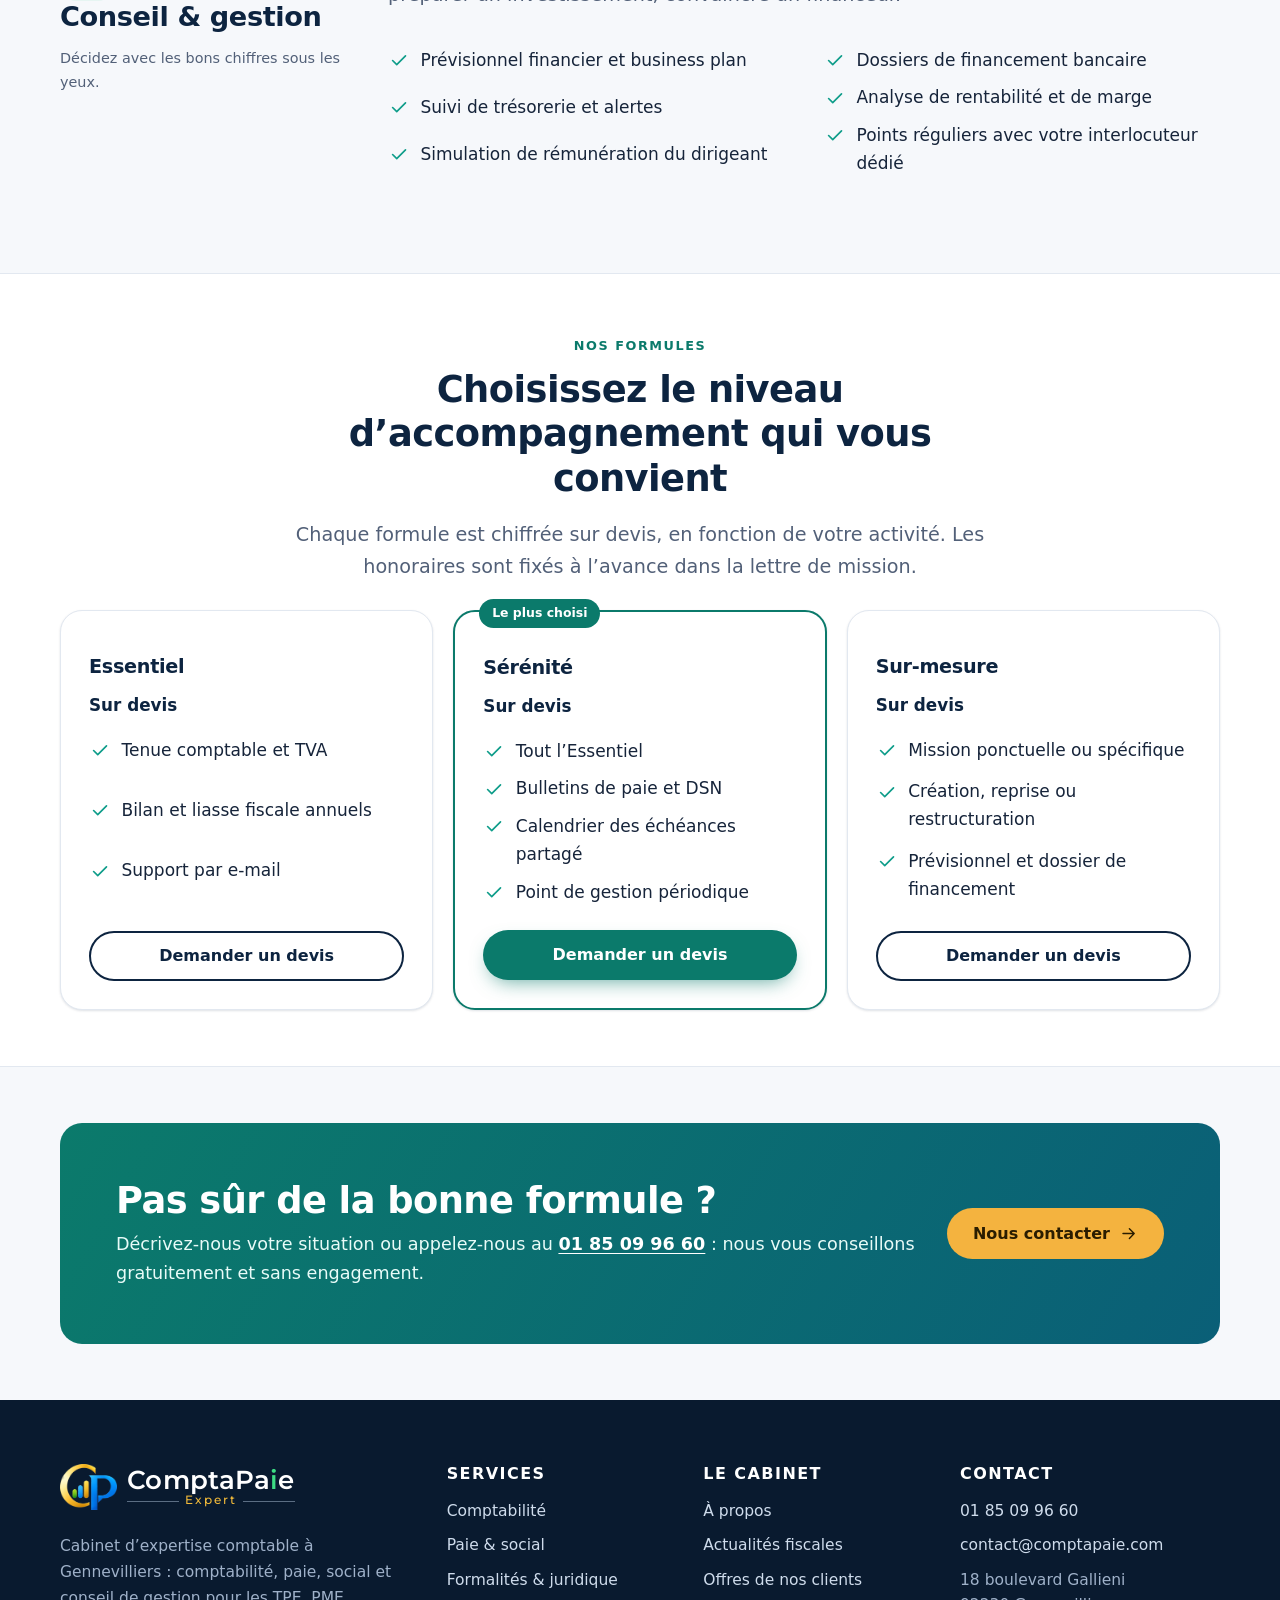
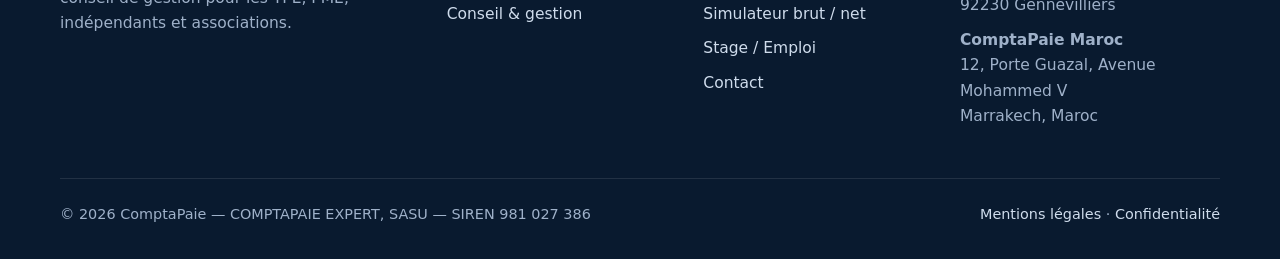
<file: services.html>
<!DOCTYPE html>
<html lang="fr">
<head>
  <meta charset="utf-8">
  <meta name="viewport" content="width=device-width, initial-scale=1">
  <title>Services d’expertise comptable — Comptabilité, paie, conseil | ComptaPaie</title>
  <meta name="description" content="Tenue comptable, bilan, TVA, bulletins de paie, DSN, formalités juridiques et conseil de gestion : les missions du cabinet d’expertise comptable ComptaPaie à Gennevilliers.">
  <meta name="robots" content="index, follow, max-image-preview:large">
  <link rel="canonical" href="https://comptapaie.com/services.html">
  <meta name="theme-color" content="#0d2440">
  <link rel="icon" href="assets/img/favicon.png" type="image/png">
  <link rel="apple-touch-icon" href="assets/img/apple-touch-icon.png">
  <meta property="og:type" content="website">
  <meta property="og:locale" content="fr_FR">
  <meta property="og:site_name" content="ComptaPaie">
  <meta property="og:title" content="Services d’expertise comptable — Comptabilité, paie, conseil | ComptaPaie">
  <meta property="og:description" content="Tenue comptable, bilan, TVA, bulletins de paie, DSN, formalités juridiques et conseil de gestion : les missions du cabinet d’expertise comptable ComptaPaie à Gennevilliers.">
  <meta property="og:url" content="https://comptapaie.com/services.html">
  <meta property="og:image" content="https://comptapaie.com/assets/img/og-image.png">
  <meta property="og:image:width" content="1200">
  <meta property="og:image:height" content="630">
  <meta name="twitter:card" content="summary_large_image">
  <link rel="preload" href="assets/fonts/montserrat-latin-wght-normal.woff2" as="font" type="font/woff2" crossorigin>
  <link rel="stylesheet" href="assets/css/style.css?v=20260920m">
  <script src="assets/js/main.js?v=20260920m" defer></script>
</head>
<body>
<svg class="sprite" width="0" height="0" aria-hidden="true" focusable="false" xmlns="http://www.w3.org/2000/svg">
  <symbol id="i-calc" viewBox="0 0 24 24"><rect x="4" y="2" width="16" height="20" rx="2"/><path d="M8 6h8M8 10h.01M12 10h.01M16 10h.01M8 14h.01M12 14h.01M16 14h.01M8 18h.01M12 18h.01M16 18h.01"/></symbol>
  <symbol id="i-file" viewBox="0 0 24 24"><path d="M14 2H6a2 2 0 0 0-2 2v16a2 2 0 0 0 2 2h12a2 2 0 0 0 2-2V8z"/><path d="M14 2v6h6M8 13h8M8 17h8M8 9h2"/></symbol>
  <symbol id="i-building" viewBox="0 0 24 24"><path d="M3 21h18M5 21V7l7-4 7 4v14M9 21v-4h6v4M9 10h.01M15 10h.01M9 13h.01M15 13h.01"/></symbol>
  <symbol id="i-trend" viewBox="0 0 24 24"><path d="M3 17l6-6 4 4 8-8M15 7h6v6"/></symbol>
  <symbol id="i-shield" viewBox="0 0 24 24"><path d="M12 3l8 3v6c0 5-3.5 8-8 9-4.5-1-8-4-8-9V6z"/><path d="M9 12l2 2 4-4"/></symbol>
  <symbol id="i-clock" viewBox="0 0 24 24"><circle cx="12" cy="12" r="9"/><path d="M12 7v5l3 2"/></symbol>
  <symbol id="i-users" viewBox="0 0 24 24"><circle cx="9" cy="8" r="3.5"/><path d="M2.5 20a6.5 6.5 0 0 1 13 0M16 4.5a3.5 3.5 0 0 1 0 7M18 14.5a6.5 6.5 0 0 1 3.5 5.5"/></symbol>
  <symbol id="i-check" viewBox="0 0 24 24"><path d="M5 12.5l4.5 4.5L19 7.5"/></symbol>
  <symbol id="i-mail" viewBox="0 0 24 24"><rect x="3" y="5" width="18" height="14" rx="2"/><path d="M3 7l9 6 9-6"/></symbol>
  <symbol id="i-arrow" viewBox="0 0 24 24"><path d="M5 12h14M13 6l6 6-6 6"/></symbol>
  <symbol id="i-lock" viewBox="0 0 24 24"><rect x="5" y="11" width="14" height="10" rx="2"/><path d="M8 11V8a4 4 0 0 1 8 0v3"/></symbol>
  <symbol id="i-menu" viewBox="0 0 24 24"><path d="M4 7h16M4 12h16M4 17h16"/></symbol>
  <symbol id="i-x" viewBox="0 0 24 24"><path d="M6 6l12 12M18 6L6 18"/></symbol>
  <symbol id="i-pin" viewBox="0 0 24 24"><path d="M12 21s7-6.2 7-11.5A7 7 0 0 0 5 9.5C5 14.8 12 21 12 21z"/><circle cx="12" cy="9.5" r="2.5"/></symbol>
  <symbol id="i-laptop" viewBox="0 0 24 24"><rect x="4" y="5" width="16" height="11" rx="2"/><path d="M2 20h20"/></symbol>
  <symbol id="i-euro" viewBox="0 0 24 24"><path d="M18 6.5A7 7 0 1 0 18 17.5M4 10h9M4 14h9"/></symbol>
  <symbol id="i-calendar" viewBox="0 0 24 24"><rect x="3" y="5" width="18" height="16" rx="2"/><path d="M3 10h18M8 3v4M16 3v4"/></symbol>
  <symbol id="i-phone" viewBox="0 0 24 24"><path d="M5 4h4l2 5-2.5 1.5a11 11 0 0 0 5 5L15 13l5 2v4a2 2 0 0 1-2 2A16 16 0 0 1 3 6a2 2 0 0 1 2-2z"/></symbol>
  <symbol id="i-briefcase" viewBox="0 0 24 24"><rect x="3" y="7" width="18" height="13" rx="2"/><path d="M9 7V5a2 2 0 0 1 2-2h2a2 2 0 0 1 2 2v2M3 13h18"/></symbol>
  <symbol id="i-external" viewBox="0 0 24 24"><path d="M14 4h6v6M20 4l-9 9M18 14v5a1 1 0 0 1-1 1H5a1 1 0 0 1-1-1V7a1 1 0 0 1 1-1h5"/></symbol>
  <symbol id="i-upload" viewBox="0 0 24 24"><path d="M12 16V4M7 9l5-5 5 5M4 20h16"/></symbol>
  <symbol id="i-news" viewBox="0 0 24 24"><path d="M4 5h13v14H6a2 2 0 0 1-2-2z"/><path d="M17 8h3v9a2 2 0 0 1-2 2M7 9h7M7 13h7M7 16h4"/></symbol>
  <symbol id="i-megaphone" viewBox="0 0 24 24"><path d="M4 10v4h3l7 4V6L7 10z"/><path d="M17 9a4 4 0 0 1 0 6"/></symbol>
  <symbol id="i-pause" viewBox="0 0 24 24"><path d="M8 5v14M16 5v14"/></symbol>
  <symbol id="i-play" viewBox="0 0 24 24"><path d="M8 5l11 7-11 7z"/></symbol>
  <symbol id="i-plus" viewBox="0 0 24 24"><path d="M12 5v14M5 12h14"/></symbol>
  <symbol id="i-chevl" viewBox="0 0 24 24"><path d="M15 5l-7 7 7 7"/></symbol>
  <symbol id="i-chevr" viewBox="0 0 24 24"><path d="M9 5l7 7-7 7"/></symbol>
</svg>
<a class="skip-link" href="#contenu">Aller au contenu</a>

<header class="site-header">
  <div class="topbar">
    <div class="container topbar-inner">
      <ul class="topbar-info">
        <li><svg class="icon " aria-hidden="true" focusable="false"><use href="#i-pin"/></svg><a href="https://www.google.com/maps/search/?api=1&amp;query=18+boulevard+Gallieni+92230+Gennevilliers" target="_blank" rel="noopener">18 Bd Gallieni 92230 Gennevilliers</a></li>
        <li><svg class="icon " aria-hidden="true" focusable="false"><use href="#i-pin"/></svg><a href="https://www.google.com/maps/search/?api=1&amp;query=JXPP%2BF4+Marrakech%2C+Maroc" target="_blank" rel="noopener"><span class="tb-pre">ComptaPaie Maroc : </span>12 Porte Guazal, Av. Mohammed V, Marrakech</a></li>
        <li><svg class="icon " aria-hidden="true" focusable="false"><use href="#i-mail"/></svg><a href="mailto:contact@comptapaie.com">contact@comptapaie.com</a></li>
        <li><svg class="icon " aria-hidden="true" focusable="false"><use href="#i-phone"/></svg><a href="tel:+33185099660">01 85 09 96 60</a></li>
      </ul>
      <a class="topbar-cta" href="candidature.html" target="_blank" rel="noopener"><span class="topbar-cta-text"><svg class="icon " aria-hidden="true" focusable="false"><use href="#i-calendar"/></svg> Pour un stage ou emploi, cliquez ici.</span></a>
    </div>
  </div>
  <div class="navbar">
    <div class="container header-inner">
      <a class="logo" href="index.html" aria-label="ComptaPaie Expert — accueil"><img class="logo-mark" src="assets/img/logo-cp.png" width="54" height="44" alt=""><span class="logo-text"><span class="logo-name">ComptaPa<span class="i">i</span>e</span><span class="logo-tag">Expert</span></span></a>
      <div class="header-right">
        <a class="header-call" href="tel:+33185099660" aria-label="Appeler le cabinet : 01 85 09 96 60"><svg class="icon " aria-hidden="true" focusable="false"><use href="#i-phone"/></svg></a>
        <button class="nav-toggle" type="button" aria-expanded="false" aria-controls="primary-nav" aria-label="Ouvrir le menu">
          <svg class="icon i-open" aria-hidden="true" focusable="false"><use href="#i-menu"/></svg><svg class="icon i-close" aria-hidden="true" focusable="false"><use href="#i-x"/></svg>
        </button>
      </div>
      <nav id="primary-nav" class="primary-nav" aria-label="Navigation principale">
        <a href="index.html">Accueil</a>
        <a href="services.html" aria-current="page">Services</a>
        <a href="actualites.html">Actualités</a>
        <a href="offres-clients.html">Offres clients</a>
        <a href="simulateur-brut-net.html">Simulateur</a>
        <a href="a-propos.html">À propos</a>
        <a class="btn btn--primary" href="contact.html">Devis gratuit</a>
      </nav>
    </div>
  </div>
</header>

<main id="contenu">
<section class="page-hero">
  <div class="container">
    <p class="breadcrumb"><a href="index.html">Accueil</a> / Services</p>
    <h1>Des services complets, à la carte ou en forfait</h1>
    <p>Comptabilité, paie, formalités, conseil : choisissez la mission dont vous avez besoin, ou confiez-nous l’ensemble de votre gestion. Chaque mission fait l’objet d’une lettre de mission.</p>
  </div>
</section>

<section class="section">
  <div class="container">

    <article class="service-block" id="comptabilite">
      <div>
        <span class="ico"><svg class="icon " aria-hidden="true" focusable="false"><use href="#i-calc"/></svg></span>
        <h2>Comptabilité</h2>
        <p class="note">Pour voir clair dans vos chiffres, toute l’année.</p>
      </div>
      <div>
        <p class="lead">Une comptabilité tenue régulièrement, conforme et exploitable : vous savez où vous en êtes et vos obligations sont respectées.</p>
        <div class="two-col">
          <ul class="checklist">
            <li><svg class="icon " aria-hidden="true" focusable="false"><use href="#i-check"/></svg><span>Saisie et classement des pièces comptables</span></li>
            <li><svg class="icon " aria-hidden="true" focusable="false"><use href="#i-check"/></svg><span>Rapprochements bancaires</span></li>
            <li><svg class="icon " aria-hidden="true" focusable="false"><use href="#i-check"/></svg><span>Déclarations de TVA</span></li>
          </ul>
          <ul class="checklist">
            <li><svg class="icon " aria-hidden="true" focusable="false"><use href="#i-check"/></svg><span>Bilan, compte de résultat et annexes</span></li>
            <li><svg class="icon " aria-hidden="true" focusable="false"><use href="#i-check"/></svg><span>Liasse fiscale et déclarations annuelles</span></li>
            <li><svg class="icon " aria-hidden="true" focusable="false"><use href="#i-check"/></svg><span>Tableaux de bord et situations intermédiaires</span></li>
          </ul>
        </div>
      </div>
    </article>

    <article class="service-block" id="paie">
      <div>
        <span class="ico"><svg class="icon " aria-hidden="true" focusable="false"><use href="#i-file"/></svg></span>
        <h2>Paie &amp; social</h2>
        <p class="note">Vos salariés payés juste, vos déclarations à l’heure.</p>
      </div>
      <div>
        <p class="lead">Nous prenons en charge toute la gestion de la paie, de l’embauche au solde de tout compte, dans le respect de votre convention collective.</p>
        <div class="two-col">
          <ul class="checklist">
            <li><svg class="icon " aria-hidden="true" focusable="false"><use href="#i-check"/></svg><span>Établissement des bulletins de paie</span></li>
            <li><svg class="icon " aria-hidden="true" focusable="false"><use href="#i-check"/></svg><span>Déclaration sociale nominative (DSN)</span></li>
            <li><svg class="icon " aria-hidden="true" focusable="false"><use href="#i-check"/></svg><span>Déclaration préalable à l’embauche et contrats de travail</span></li>
          </ul>
          <ul class="checklist">
            <li><svg class="icon " aria-hidden="true" focusable="false"><use href="#i-check"/></svg><span>Gestion des absences, congés et heures</span></li>
            <li><svg class="icon " aria-hidden="true" focusable="false"><use href="#i-check"/></svg><span>Soldes de tout compte et documents de fin de contrat</span></li>
            <li><svg class="icon " aria-hidden="true" focusable="false"><use href="#i-check"/></svg><span>Paramétrage des mutuelle, prévoyance et retraite</span></li>
          </ul>
        </div>
      </div>
    </article>

    <article class="service-block" id="juridique">
      <div>
        <span class="ico"><svg class="icon " aria-hidden="true" focusable="false"><use href="#i-building"/></svg></span>
        <h2>Formalités &amp; juridique</h2>
        <p class="note">Les démarches administratives, sans stress.</p>
      </div>
      <div>
        <p class="lead">De la création à la vie courante de votre société, nous nous occupons des formalités pour que vous n’ayez rien à oublier.</p>
        <div class="two-col">
          <ul class="checklist">
            <li><svg class="icon " aria-hidden="true" focusable="false"><use href="#i-check"/></svg><span>Accompagnement à la création d’entreprise</span></li>
            <li><svg class="icon " aria-hidden="true" focusable="false"><use href="#i-check"/></svg><span>Choix de la forme juridique et du régime fiscal</span></li>
            <li><svg class="icon " aria-hidden="true" focusable="false"><use href="#i-check"/></svg><span>Formalités de modification et de cessation</span></li>
          </ul>
          <ul class="checklist">
            <li><svg class="icon " aria-hidden="true" focusable="false"><use href="#i-check"/></svg><span>Approbation annuelle des comptes</span></li>
            <li><svg class="icon " aria-hidden="true" focusable="false"><use href="#i-check"/></svg><span>Dépôt des comptes au greffe</span></li>
            <li><svg class="icon " aria-hidden="true" focusable="false"><use href="#i-check"/></svg><span>Suivi du registre et des obligations légales</span></li>
          </ul>
        </div>
      </div>
    </article>

    <article class="service-block" id="conseil">
      <div>
        <span class="ico"><svg class="icon " aria-hidden="true" focusable="false"><use href="#i-trend"/></svg></span>
        <h2>Conseil &amp; gestion</h2>
        <p class="note">Décidez avec les bons chiffres sous les yeux.</p>
      </div>
      <div>
        <p class="lead">Au-delà de la conformité, nous vous aidons à piloter : anticiper la trésorerie, préparer un investissement, convaincre un financeur.</p>
        <div class="two-col">
          <ul class="checklist">
            <li><svg class="icon " aria-hidden="true" focusable="false"><use href="#i-check"/></svg><span>Prévisionnel financier et business plan</span></li>
            <li><svg class="icon " aria-hidden="true" focusable="false"><use href="#i-check"/></svg><span>Suivi de trésorerie et alertes</span></li>
            <li><svg class="icon " aria-hidden="true" focusable="false"><use href="#i-check"/></svg><span>Simulation de rémunération du dirigeant</span></li>
          </ul>
          <ul class="checklist">
            <li><svg class="icon " aria-hidden="true" focusable="false"><use href="#i-check"/></svg><span>Dossiers de financement bancaire</span></li>
            <li><svg class="icon " aria-hidden="true" focusable="false"><use href="#i-check"/></svg><span>Analyse de rentabilité et de marge</span></li>
            <li><svg class="icon " aria-hidden="true" focusable="false"><use href="#i-check"/></svg><span>Points réguliers avec votre interlocuteur dédié</span></li>
          </ul>
        </div>
      </div>
    </article>
  </div>
</section>

<section class="section section--alt" id="formules">
  <div class="container">
    <div class="section-head center reveal">
      <span class="eyebrow">Nos formules</span>
      <h2>Choisissez le niveau d’accompagnement qui vous convient</h2>
      <p class="lead">Chaque formule est chiffrée sur devis, en fonction de votre activité. Les honoraires sont fixés à l’avance dans la lettre de mission.</p>
    </div>
    <div class="grid grid--3">
      <div class="card plan reveal">
        <h3>Essentiel</h3>
        <p class="price">Sur devis</p>
        <ul class="checklist">
          <li><svg class="icon " aria-hidden="true" focusable="false"><use href="#i-check"/></svg><span>Tenue comptable et TVA</span></li>
          <li><svg class="icon " aria-hidden="true" focusable="false"><use href="#i-check"/></svg><span>Bilan et liasse fiscale annuels</span></li>
          <li><svg class="icon " aria-hidden="true" focusable="false"><use href="#i-check"/></svg><span>Support par e-mail</span></li>
        </ul>
        <a class="btn btn--outline btn--block" href="contact.html?formule=essentiel">Demander un devis</a>
      </div>
      <div class="card plan plan--featured reveal">
        <h3>Sérénité</h3>
        <p class="price">Sur devis</p>
        <ul class="checklist">
          <li><svg class="icon " aria-hidden="true" focusable="false"><use href="#i-check"/></svg><span>Tout l’Essentiel</span></li>
          <li><svg class="icon " aria-hidden="true" focusable="false"><use href="#i-check"/></svg><span>Bulletins de paie et DSN</span></li>
          <li><svg class="icon " aria-hidden="true" focusable="false"><use href="#i-check"/></svg><span>Calendrier des échéances partagé</span></li>
          <li><svg class="icon " aria-hidden="true" focusable="false"><use href="#i-check"/></svg><span>Point de gestion périodique</span></li>
        </ul>
        <a class="btn btn--primary btn--block" href="contact.html?formule=serenite">Demander un devis</a>
      </div>
      <div class="card plan reveal">
        <h3>Sur-mesure</h3>
        <p class="price">Sur devis</p>
        <ul class="checklist">
          <li><svg class="icon " aria-hidden="true" focusable="false"><use href="#i-check"/></svg><span>Mission ponctuelle ou spécifique</span></li>
          <li><svg class="icon " aria-hidden="true" focusable="false"><use href="#i-check"/></svg><span>Création, reprise ou restructuration</span></li>
          <li><svg class="icon " aria-hidden="true" focusable="false"><use href="#i-check"/></svg><span>Prévisionnel et dossier de financement</span></li>
        </ul>
        <a class="btn btn--outline btn--block" href="contact.html?formule=sur-mesure">Demander un devis</a>
      </div>
    </div>
  </div>
</section>

<section class="section">
  <div class="container">
    <div class="cta-band reveal">
      <div>
        <h2>Pas sûr de la bonne formule ?</h2>
        <p>Décrivez-nous votre situation ou appelez-nous au <a class="cta-tel" href="tel:+33185099660">01 85 09 96 60</a> : nous vous conseillons gratuitement et sans engagement.</p>
      </div>
      <a class="btn btn--amber" href="contact.html">Nous contacter <svg class="icon " aria-hidden="true" focusable="false"><use href="#i-arrow"/></svg></a>
    </div>
  </div>
</section>
</main>

<footer class="site-footer">
  <div class="container">
    <div class="footer-grid">
      <div>
        <a class="logo" href="index.html" aria-label="ComptaPaie Expert — accueil"><img class="logo-mark" src="assets/img/logo-cp.png" width="54" height="44" alt=""><span class="logo-text"><span class="logo-name">ComptaPa<span class="i">i</span>e</span><span class="logo-tag">Expert</span></span></a>
        <p class="footer-about">Cabinet d’expertise comptable à Gennevilliers : comptabilité, paie, social et conseil de gestion pour les TPE, PME, indépendants et associations.</p>
      </div>
      <div>
        <h3>Services</h3>
        <ul>
          <li><a href="services.html#comptabilite">Comptabilité</a></li>
          <li><a href="services.html#paie">Paie &amp; social</a></li>
          <li><a href="services.html#juridique">Formalités &amp; juridique</a></li>
          <li><a href="services.html#conseil">Conseil &amp; gestion</a></li>
        </ul>
      </div>
      <div>
        <h3>Le cabinet</h3>
        <ul>
          <li><a href="a-propos.html">À propos</a></li>
          <li><a href="actualites.html">Actualités fiscales</a></li>
          <li><a href="offres-clients.html">Offres de nos clients</a></li>
          <li><a href="simulateur-brut-net.html">Simulateur brut / net</a></li>
          <li><a href="candidature.html" target="_blank" rel="noopener">Stage / Emploi</a></li>
          <li><a href="contact.html">Contact</a></li>
        </ul>
      </div>
      <div>
        <h3>Contact</h3>
        <ul>
          <li><a href="tel:+33185099660">01 85 09 96 60</a></li>
          <li><a href="mailto:contact@comptapaie.com">contact@comptapaie.com</a></li>
          <li><address>18 boulevard Gallieni<br>92230 Gennevilliers</address></li>
          <li><address><strong>ComptaPaie Maroc</strong><br>12, Porte Guazal, Avenue Mohammed V<br>Marrakech, Maroc</address></li>
        </ul>
      </div>
    </div>
    <div class="footer-bottom">
      <span>© <span id="year">2026</span> ComptaPaie — COMPTAPAIE EXPERT, SASU — SIREN 981 027 386</span>
      <span><a href="mentions-legales.html">Mentions légales</a> · <a href="confidentialite.html">Confidentialité</a></span>
    </div>
  </div>
</footer>
</body>
</html>
</file>
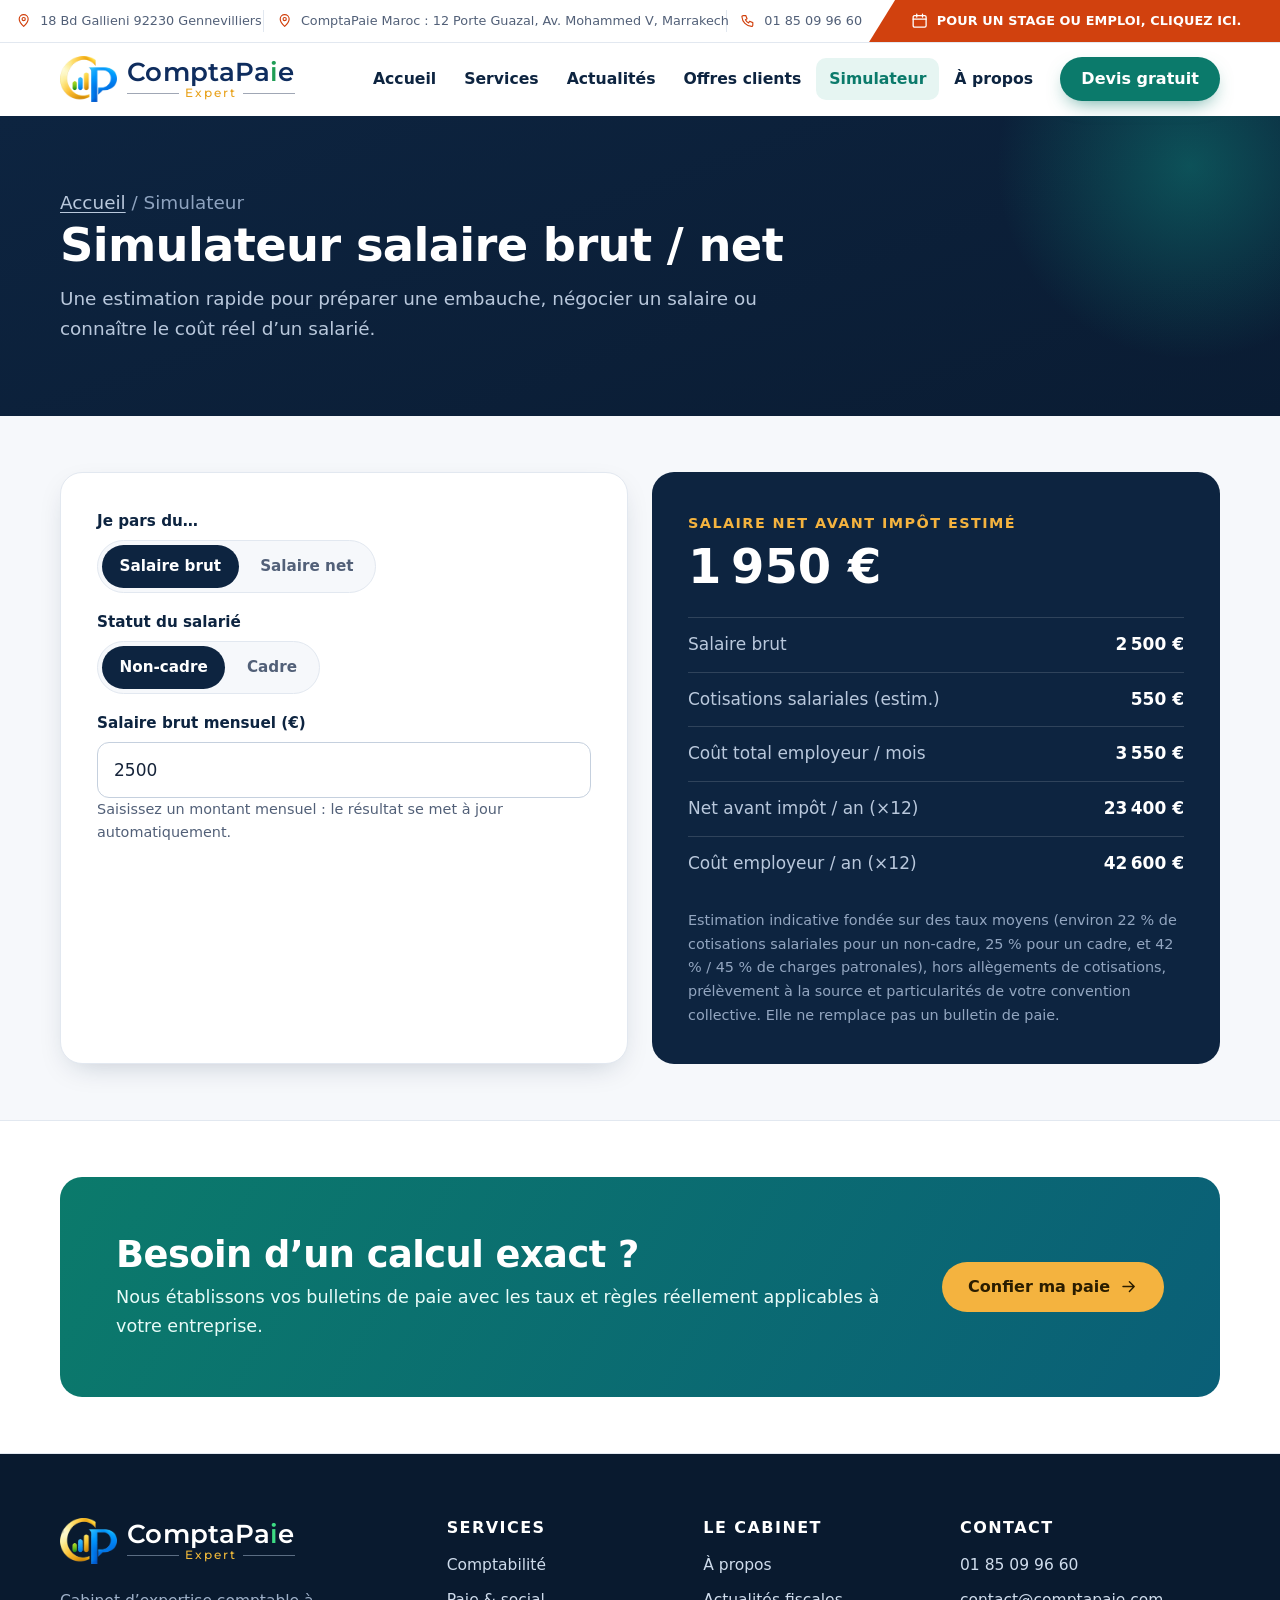
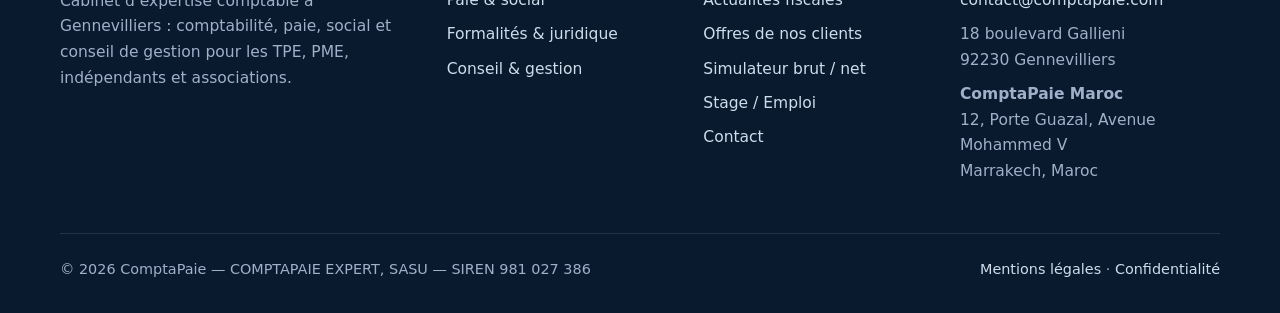
<file: simulateur-brut-net.html>
<!DOCTYPE html>
<html lang="fr">
<head>
  <meta charset="utf-8">
  <meta name="viewport" content="width=device-width, initial-scale=1">
  <title>Simulateur salaire brut net et coût employeur | ComptaPaie</title>
  <meta name="description" content="Estimez gratuitement un salaire net à partir du brut (et inversement) et le coût total pour l’employeur, pour un salarié cadre ou non-cadre. Estimation indicative.">
  <meta name="robots" content="index, follow, max-image-preview:large">
  <link rel="canonical" href="https://comptapaie.com/simulateur-brut-net.html">
  <meta name="theme-color" content="#0d2440">
  <link rel="icon" href="assets/img/favicon.png" type="image/png">
  <link rel="apple-touch-icon" href="assets/img/apple-touch-icon.png">
  <meta property="og:type" content="website">
  <meta property="og:locale" content="fr_FR">
  <meta property="og:site_name" content="ComptaPaie">
  <meta property="og:title" content="Simulateur salaire brut net et coût employeur | ComptaPaie">
  <meta property="og:description" content="Estimez gratuitement un salaire net à partir du brut (et inversement) et le coût total pour l’employeur, pour un salarié cadre ou non-cadre. Estimation indicative.">
  <meta property="og:url" content="https://comptapaie.com/simulateur-brut-net.html">
  <meta property="og:image" content="https://comptapaie.com/assets/img/og-image.png">
  <meta property="og:image:width" content="1200">
  <meta property="og:image:height" content="630">
  <meta name="twitter:card" content="summary_large_image">
  <link rel="preload" href="assets/fonts/montserrat-latin-wght-normal.woff2" as="font" type="font/woff2" crossorigin>
  <link rel="stylesheet" href="assets/css/style.css?v=20260920m">
  <script src="assets/js/main.js?v=20260920m" defer></script>
</head>
<body>
<svg class="sprite" width="0" height="0" aria-hidden="true" focusable="false" xmlns="http://www.w3.org/2000/svg">
  <symbol id="i-calc" viewBox="0 0 24 24"><rect x="4" y="2" width="16" height="20" rx="2"/><path d="M8 6h8M8 10h.01M12 10h.01M16 10h.01M8 14h.01M12 14h.01M16 14h.01M8 18h.01M12 18h.01M16 18h.01"/></symbol>
  <symbol id="i-file" viewBox="0 0 24 24"><path d="M14 2H6a2 2 0 0 0-2 2v16a2 2 0 0 0 2 2h12a2 2 0 0 0 2-2V8z"/><path d="M14 2v6h6M8 13h8M8 17h8M8 9h2"/></symbol>
  <symbol id="i-building" viewBox="0 0 24 24"><path d="M3 21h18M5 21V7l7-4 7 4v14M9 21v-4h6v4M9 10h.01M15 10h.01M9 13h.01M15 13h.01"/></symbol>
  <symbol id="i-trend" viewBox="0 0 24 24"><path d="M3 17l6-6 4 4 8-8M15 7h6v6"/></symbol>
  <symbol id="i-shield" viewBox="0 0 24 24"><path d="M12 3l8 3v6c0 5-3.5 8-8 9-4.5-1-8-4-8-9V6z"/><path d="M9 12l2 2 4-4"/></symbol>
  <symbol id="i-clock" viewBox="0 0 24 24"><circle cx="12" cy="12" r="9"/><path d="M12 7v5l3 2"/></symbol>
  <symbol id="i-users" viewBox="0 0 24 24"><circle cx="9" cy="8" r="3.5"/><path d="M2.5 20a6.5 6.5 0 0 1 13 0M16 4.5a3.5 3.5 0 0 1 0 7M18 14.5a6.5 6.5 0 0 1 3.5 5.5"/></symbol>
  <symbol id="i-check" viewBox="0 0 24 24"><path d="M5 12.5l4.5 4.5L19 7.5"/></symbol>
  <symbol id="i-mail" viewBox="0 0 24 24"><rect x="3" y="5" width="18" height="14" rx="2"/><path d="M3 7l9 6 9-6"/></symbol>
  <symbol id="i-arrow" viewBox="0 0 24 24"><path d="M5 12h14M13 6l6 6-6 6"/></symbol>
  <symbol id="i-lock" viewBox="0 0 24 24"><rect x="5" y="11" width="14" height="10" rx="2"/><path d="M8 11V8a4 4 0 0 1 8 0v3"/></symbol>
  <symbol id="i-menu" viewBox="0 0 24 24"><path d="M4 7h16M4 12h16M4 17h16"/></symbol>
  <symbol id="i-x" viewBox="0 0 24 24"><path d="M6 6l12 12M18 6L6 18"/></symbol>
  <symbol id="i-pin" viewBox="0 0 24 24"><path d="M12 21s7-6.2 7-11.5A7 7 0 0 0 5 9.5C5 14.8 12 21 12 21z"/><circle cx="12" cy="9.5" r="2.5"/></symbol>
  <symbol id="i-laptop" viewBox="0 0 24 24"><rect x="4" y="5" width="16" height="11" rx="2"/><path d="M2 20h20"/></symbol>
  <symbol id="i-euro" viewBox="0 0 24 24"><path d="M18 6.5A7 7 0 1 0 18 17.5M4 10h9M4 14h9"/></symbol>
  <symbol id="i-calendar" viewBox="0 0 24 24"><rect x="3" y="5" width="18" height="16" rx="2"/><path d="M3 10h18M8 3v4M16 3v4"/></symbol>
  <symbol id="i-phone" viewBox="0 0 24 24"><path d="M5 4h4l2 5-2.5 1.5a11 11 0 0 0 5 5L15 13l5 2v4a2 2 0 0 1-2 2A16 16 0 0 1 3 6a2 2 0 0 1 2-2z"/></symbol>
  <symbol id="i-briefcase" viewBox="0 0 24 24"><rect x="3" y="7" width="18" height="13" rx="2"/><path d="M9 7V5a2 2 0 0 1 2-2h2a2 2 0 0 1 2 2v2M3 13h18"/></symbol>
  <symbol id="i-external" viewBox="0 0 24 24"><path d="M14 4h6v6M20 4l-9 9M18 14v5a1 1 0 0 1-1 1H5a1 1 0 0 1-1-1V7a1 1 0 0 1 1-1h5"/></symbol>
  <symbol id="i-upload" viewBox="0 0 24 24"><path d="M12 16V4M7 9l5-5 5 5M4 20h16"/></symbol>
  <symbol id="i-news" viewBox="0 0 24 24"><path d="M4 5h13v14H6a2 2 0 0 1-2-2z"/><path d="M17 8h3v9a2 2 0 0 1-2 2M7 9h7M7 13h7M7 16h4"/></symbol>
  <symbol id="i-megaphone" viewBox="0 0 24 24"><path d="M4 10v4h3l7 4V6L7 10z"/><path d="M17 9a4 4 0 0 1 0 6"/></symbol>
  <symbol id="i-pause" viewBox="0 0 24 24"><path d="M8 5v14M16 5v14"/></symbol>
  <symbol id="i-play" viewBox="0 0 24 24"><path d="M8 5l11 7-11 7z"/></symbol>
  <symbol id="i-plus" viewBox="0 0 24 24"><path d="M12 5v14M5 12h14"/></symbol>
  <symbol id="i-chevl" viewBox="0 0 24 24"><path d="M15 5l-7 7 7 7"/></symbol>
  <symbol id="i-chevr" viewBox="0 0 24 24"><path d="M9 5l7 7-7 7"/></symbol>
</svg>
<a class="skip-link" href="#contenu">Aller au contenu</a>

<header class="site-header">
  <div class="topbar">
    <div class="container topbar-inner">
      <ul class="topbar-info">
        <li><svg class="icon " aria-hidden="true" focusable="false"><use href="#i-pin"/></svg><a href="https://www.google.com/maps/search/?api=1&amp;query=18+boulevard+Gallieni+92230+Gennevilliers" target="_blank" rel="noopener">18 Bd Gallieni 92230 Gennevilliers</a></li>
        <li><svg class="icon " aria-hidden="true" focusable="false"><use href="#i-pin"/></svg><a href="https://www.google.com/maps/search/?api=1&amp;query=JXPP%2BF4+Marrakech%2C+Maroc" target="_blank" rel="noopener"><span class="tb-pre">ComptaPaie Maroc : </span>12 Porte Guazal, Av. Mohammed V, Marrakech</a></li>
        <li><svg class="icon " aria-hidden="true" focusable="false"><use href="#i-mail"/></svg><a href="mailto:contact@comptapaie.com">contact@comptapaie.com</a></li>
        <li><svg class="icon " aria-hidden="true" focusable="false"><use href="#i-phone"/></svg><a href="tel:+33185099660">01 85 09 96 60</a></li>
      </ul>
      <a class="topbar-cta" href="candidature.html" target="_blank" rel="noopener"><span class="topbar-cta-text"><svg class="icon " aria-hidden="true" focusable="false"><use href="#i-calendar"/></svg> Pour un stage ou emploi, cliquez ici.</span></a>
    </div>
  </div>
  <div class="navbar">
    <div class="container header-inner">
      <a class="logo" href="index.html" aria-label="ComptaPaie Expert — accueil"><img class="logo-mark" src="assets/img/logo-cp.png" width="54" height="44" alt=""><span class="logo-text"><span class="logo-name">ComptaPa<span class="i">i</span>e</span><span class="logo-tag">Expert</span></span></a>
      <div class="header-right">
        <a class="header-call" href="tel:+33185099660" aria-label="Appeler le cabinet : 01 85 09 96 60"><svg class="icon " aria-hidden="true" focusable="false"><use href="#i-phone"/></svg></a>
        <button class="nav-toggle" type="button" aria-expanded="false" aria-controls="primary-nav" aria-label="Ouvrir le menu">
          <svg class="icon i-open" aria-hidden="true" focusable="false"><use href="#i-menu"/></svg><svg class="icon i-close" aria-hidden="true" focusable="false"><use href="#i-x"/></svg>
        </button>
      </div>
      <nav id="primary-nav" class="primary-nav" aria-label="Navigation principale">
        <a href="index.html">Accueil</a>
        <a href="services.html">Services</a>
        <a href="actualites.html">Actualités</a>
        <a href="offres-clients.html">Offres clients</a>
        <a href="simulateur-brut-net.html" aria-current="page">Simulateur</a>
        <a href="a-propos.html">À propos</a>
        <a class="btn btn--primary" href="contact.html">Devis gratuit</a>
      </nav>
    </div>
  </div>
</header>

<main id="contenu">
<section class="page-hero">
  <div class="container">
    <p class="breadcrumb"><a href="index.html">Accueil</a> / Simulateur</p>
    <h1>Simulateur salaire brut / net</h1>
    <p>Une estimation rapide pour préparer une embauche, négocier un salaire ou connaître le coût réel d’un salarié.</p>
  </div>
</section>

<section class="section">
  <div class="container">
    <div class="sim">
      <form id="sim-form" class="form-card" novalidate>
        <div class="form-grid">
          <div>
            <label id="mode-label">Je pars du…</label>
            <div class="seg" role="radiogroup" aria-labelledby="mode-label">
              <input type="radio" name="mode" id="mode-brut" value="brut" checked><label for="mode-brut">Salaire brut</label>
              <input type="radio" name="mode" id="mode-net" value="net"><label for="mode-net">Salaire net</label>
            </div>
          </div>
          <div>
            <label id="statut-label">Statut du salarié</label>
            <div class="seg" role="radiogroup" aria-labelledby="statut-label">
              <input type="radio" name="statut" id="st-nc" value="noncadre" checked><label for="st-nc">Non-cadre</label>
              <input type="radio" name="statut" id="st-c" value="cadre"><label for="st-c">Cadre</label>
            </div>
          </div>
          <div>
            <label for="montant" id="montant-label">Salaire brut mensuel (€)</label>
            <input type="number" id="montant" name="montant" value="2500" min="0" step="10" inputmode="decimal">
          </div>
        </div>
        <p class="note">Saisissez un montant mensuel : le résultat se met à jour automatiquement.</p>
      </form>

      <div class="result-card" aria-live="polite">
        <span class="result-label" id="r-label">Salaire net avant impôt estimé</span>
        <div class="result-main" id="r-net">—</div>
        <dl class="result-rows">
          <div><dt id="r-row1-label">Salaire brut</dt><dd id="r-brut">—</dd></div>
          <div><dt>Cotisations salariales (estim.)</dt><dd id="r-sal">—</dd></div>
          <div><dt>Coût total employeur / mois</dt><dd id="r-cout">—</dd></div>
          <div><dt>Net avant impôt / an (×12)</dt><dd id="r-annuel-net">—</dd></div>
          <div><dt>Coût employeur / an (×12)</dt><dd id="r-annuel-cout">—</dd></div>
        </dl>
        <p class="note">Estimation indicative fondée sur des taux moyens (environ 22 % de cotisations salariales pour un non-cadre, 25 % pour un cadre, et 42 % / 45 % de charges patronales), hors allègements de cotisations, prélèvement à la source et particularités de votre convention collective. Elle ne remplace pas un bulletin de paie.</p>
      </div>
    </div>
  </div>
</section>

<section class="section section--alt">
  <div class="container">
    <div class="cta-band reveal">
      <div>
        <h2>Besoin d’un calcul exact ?</h2>
        <p>Nous établissons vos bulletins de paie avec les taux et règles réellement applicables à votre entreprise.</p>
      </div>
      <a class="btn btn--amber" href="contact.html?sujet=paie">Confier ma paie <svg class="icon " aria-hidden="true" focusable="false"><use href="#i-arrow"/></svg></a>
    </div>
  </div>
</section>
</main>

<footer class="site-footer">
  <div class="container">
    <div class="footer-grid">
      <div>
        <a class="logo" href="index.html" aria-label="ComptaPaie Expert — accueil"><img class="logo-mark" src="assets/img/logo-cp.png" width="54" height="44" alt=""><span class="logo-text"><span class="logo-name">ComptaPa<span class="i">i</span>e</span><span class="logo-tag">Expert</span></span></a>
        <p class="footer-about">Cabinet d’expertise comptable à Gennevilliers : comptabilité, paie, social et conseil de gestion pour les TPE, PME, indépendants et associations.</p>
      </div>
      <div>
        <h3>Services</h3>
        <ul>
          <li><a href="services.html#comptabilite">Comptabilité</a></li>
          <li><a href="services.html#paie">Paie &amp; social</a></li>
          <li><a href="services.html#juridique">Formalités &amp; juridique</a></li>
          <li><a href="services.html#conseil">Conseil &amp; gestion</a></li>
        </ul>
      </div>
      <div>
        <h3>Le cabinet</h3>
        <ul>
          <li><a href="a-propos.html">À propos</a></li>
          <li><a href="actualites.html">Actualités fiscales</a></li>
          <li><a href="offres-clients.html">Offres de nos clients</a></li>
          <li><a href="simulateur-brut-net.html">Simulateur brut / net</a></li>
          <li><a href="candidature.html" target="_blank" rel="noopener">Stage / Emploi</a></li>
          <li><a href="contact.html">Contact</a></li>
        </ul>
      </div>
      <div>
        <h3>Contact</h3>
        <ul>
          <li><a href="tel:+33185099660">01 85 09 96 60</a></li>
          <li><a href="mailto:contact@comptapaie.com">contact@comptapaie.com</a></li>
          <li><address>18 boulevard Gallieni<br>92230 Gennevilliers</address></li>
          <li><address><strong>ComptaPaie Maroc</strong><br>12, Porte Guazal, Avenue Mohammed V<br>Marrakech, Maroc</address></li>
        </ul>
      </div>
    </div>
    <div class="footer-bottom">
      <span>© <span id="year">2026</span> ComptaPaie — COMPTAPAIE EXPERT, SASU — SIREN 981 027 386</span>
      <span><a href="mentions-legales.html">Mentions légales</a> · <a href="confidentialite.html">Confidentialité</a></span>
    </div>
  </div>
</footer>
</body>
</html>
</file>
<file: assets/css/style.css>
/* ==========================================================================
   ComptaPaie — feuille de style
   Aucune police chargée depuis un service tiers (RGPD + vitesse) : Montserrat est auto-hébergée. Aucun framework.
   ========================================================================== */

:root {
  --navy: #0d2440;
  --navy-2: #143559;
  --ink: #16243a;
  --muted: #526078;
  --teal: #0b7a6b;
  --teal-2: #0f9d8a;
  --teal-soft: #e6f5f2;
  --amber: #f4b33f;
  --amber-soft: #fff5df;
  --bg: #f6f8fb;
  --card: #ffffff;
  --line: #e2e8f0;
  --danger: #b3261e;
  --ok: #17693a;
  --radius: 14px;
  --radius-lg: 22px;
  --shadow-sm: 0 1px 2px rgba(13, 36, 64, .06), 0 1px 3px rgba(13, 36, 64, .08);
  --shadow: 0 10px 30px -12px rgba(13, 36, 64, .25);
  --maxw: 1160px;
  --font: system-ui, -apple-system, "Segoe UI", Roboto, "Helvetica Neue", Arial, sans-serif;
}

*,
*::before,
*::after { box-sizing: border-box; }

html { scroll-behavior: smooth; -webkit-text-size-adjust: 100%; }

body {
  margin: 0;
  font-family: var(--font);
  font-size: 1.0625rem;
  line-height: 1.65;
  color: var(--ink);
  background: var(--bg);
  -webkit-font-smoothing: antialiased;
}

img, svg { max-width: 100%; display: block; }
a { color: var(--teal); text-underline-offset: 3px; }
a:hover { color: var(--navy); }
h1, h2, h3, h4 { line-height: 1.2; margin: 0 0 .5em; color: var(--navy); letter-spacing: -.015em; }
h1 { font-size: clamp(2.1rem, 5vw, 3.4rem); font-weight: 800; }
h2 { font-size: clamp(1.65rem, 3.4vw, 2.3rem); font-weight: 800; }
h3 { font-size: 1.2rem; font-weight: 700; }
p { margin: 0 0 1em; }
ul { margin: 0; padding: 0; }

:focus-visible {
  outline: 3px solid var(--amber);
  outline-offset: 3px;
  border-radius: 6px;
}

.sprite { position: absolute; width: 0; height: 0; overflow: hidden; }
.icon {
  width: 1.5em; height: 1.5em;
  fill: none; stroke: currentColor;
  stroke-width: 1.8; stroke-linecap: round; stroke-linejoin: round;
  flex: none;
}

.container { width: min(100% - 2rem, var(--maxw)); margin-inline: auto; }
.section { padding: clamp(2rem, 4.5vw, 3.5rem) 0; }
.section--alt { background: #fff; border-block: 1px solid var(--line); }
.section--dark { background: var(--navy); color: #d6e0ee; }
.section--dark h2, .section--dark h3 { color: #fff; }

.eyebrow {
  display: inline-block;
  font-size: .8rem; font-weight: 700;
  letter-spacing: .12em; text-transform: uppercase;
  color: var(--teal);
  margin-bottom: .75rem;
}
.section--dark .eyebrow, .hero .eyebrow { color: var(--amber); }
.lead { font-size: 1.2rem; color: var(--muted); max-width: 62ch; }
.section-head { max-width: 720px; margin-bottom: 1.75rem; }
.section-head.center { margin-inline: auto; text-align: center; }
.section-head.center .lead { margin-inline: auto; }

.skip-link {
  position: absolute; left: -999px; top: .5rem;
  background: var(--navy); color: #fff; padding: .6rem 1rem; border-radius: 8px; z-index: 100;
}
.skip-link:focus { left: .5rem; }

/* ---------- Boutons ---------- */
.btn {
  display: inline-flex; align-items: center; justify-content: center; gap: .55rem;
  padding: .85rem 1.5rem;
  font: inherit; font-weight: 700; font-size: 1rem; line-height: 1.2;
  border-radius: 999px; border: 2px solid transparent;
  text-decoration: none; cursor: pointer;
  transition: transform .15s ease, background-color .15s ease, border-color .15s ease, box-shadow .15s ease;
}
.btn .icon { width: 1.1em; height: 1.1em; }
.btn:hover { transform: translateY(-1px); }
.btn--primary { background: var(--teal); color: #fff; box-shadow: 0 8px 20px -8px rgba(11, 122, 107, .7); }
.btn--primary:hover { background: #096659; color: #fff; }
.btn--amber { background: var(--amber); color: #2a1d00; }
.btn--amber:hover { background: #ffc35b; color: #2a1d00; }
.btn--ghost { background: transparent; color: #fff; border-color: rgba(255, 255, 255, .4); }
.btn--ghost:hover { border-color: #fff; color: #fff; background: rgba(255, 255, 255, .08); }
.btn--outline { background: transparent; color: var(--navy); border-color: var(--navy); }
.btn--outline:hover { background: var(--navy); color: #fff; }
.btn--block { width: 100%; }
.btn[disabled] { opacity: .6; cursor: progress; transform: none; }

/* ---------- En-tête ---------- */
.site-header {
  position: sticky; top: 0; z-index: 50;
  background: rgba(255, 255, 255, .92);
  backdrop-filter: saturate(1.4) blur(10px);
  -webkit-backdrop-filter: saturate(1.4) blur(10px);
  border-bottom: 1px solid transparent;
  transition: border-color .2s, box-shadow .2s;
}
.site-header.is-scrolled { border-color: var(--line); box-shadow: var(--shadow-sm); }
.header-inner { display: flex; align-items: center; justify-content: space-between; gap: 1rem; min-height: 72px; }

:root { --brand-blue: #1c4f9c; --brand-green: #1f9d55; }
.logo { display: inline-flex; align-items: center; gap: .65rem; text-decoration: none; color: var(--brand-blue); font-weight: 800; letter-spacing: -.02em; }
.logo:hover { color: var(--brand-blue); }
.logo-mark { width: 38px; height: 38px; flex: none; }
.logo-text { display: flex; flex-direction: column; gap: .2rem; line-height: 1; }
.logo-name { font-size: 1.5rem; }
.logo .i { color: var(--brand-green); }
.logo-tag { display: flex; align-items: center; gap: .4rem; font-size: .7rem; font-weight: 600; letter-spacing: .14em; color: var(--muted); }
.logo-tag::before, .logo-tag::after { content: ""; flex: 1; height: 1px; background: currentColor; opacity: .55; }

.nav-toggle {
  display: inline-flex; align-items: center; justify-content: center;
  width: 46px; height: 46px; padding: 0;
  background: transparent; border: 1px solid var(--line); border-radius: 12px;
  color: var(--navy); cursor: pointer;
}
.nav-toggle .icon { width: 24px; height: 24px; }
.nav-toggle .i-close { display: none; }
.nav-toggle[aria-expanded="true"] .i-open { display: none; }
.nav-toggle[aria-expanded="true"] .i-close { display: block; }

.primary-nav {
  position: absolute; inset: 72px 0 auto 0;
  background: #fff; border-bottom: 1px solid var(--line); box-shadow: var(--shadow);
  padding: 1rem 1rem 1.5rem;
  display: none; flex-direction: column; gap: .25rem;
}
.primary-nav.is-open { display: flex; }
.primary-nav a { text-decoration: none; }
.primary-nav a:not(.btn) {
  color: var(--navy); font-weight: 600; padding: .8rem .5rem; border-radius: 10px;
}
.primary-nav a:not(.btn):hover { background: var(--teal-soft); color: var(--teal); }
.primary-nav a[aria-current="page"]:not(.btn) { color: var(--teal); background: var(--teal-soft); }
.primary-nav .btn { margin-top: .5rem; }

@media (min-width: 980px) {
  .nav-toggle { display: none; }
  .primary-nav {
    position: static; display: flex; flex-direction: row; align-items: center; gap: .15rem;
    background: transparent; border: 0; box-shadow: none; padding: 0;
  }
  .primary-nav a:not(.btn) { padding: .5rem .8rem; font-size: .98rem; }
  .primary-nav .btn { margin: 0 0 0 .75rem; padding: .65rem 1.2rem; }
}

/* ---------- Hero ---------- */
.hero {
  position: relative; overflow: hidden;
  background:
    radial-gradient(900px 500px at 88% -10%, rgba(15, 157, 138, .35), transparent 60%),
    radial-gradient(700px 420px at -10% 110%, rgba(244, 179, 63, .16), transparent 60%),
    linear-gradient(160deg, var(--navy) 0%, #0a1c33 100%);
  color: #d6e0ee;
  padding: clamp(3rem, 8vw, 6rem) 0 clamp(3.5rem, 8vw, 6.5rem);
}
.hero::after {
  content: ""; position: absolute; inset: 0; pointer-events: none;
  background-image: radial-gradient(rgba(255, 255, 255, .07) 1px, transparent 1px);
  background-size: 26px 26px;
  mask-image: linear-gradient(to bottom, #000, transparent 85%);
  -webkit-mask-image: linear-gradient(to bottom, #000, transparent 85%);
}
.hero-grid { position: relative; z-index: 1; display: grid; gap: 3rem; align-items: center; }
.hero h1 { color: #fff; }
.hero h1 .hl { color: var(--amber); }
.hero .lead { color: #b9c8dc; }
.hero-cta { display: flex; flex-wrap: wrap; gap: .8rem; margin: 2rem 0 1.75rem; }
.hero-badges { list-style: none; display: flex; flex-wrap: wrap; gap: .6rem 1.4rem; font-size: .95rem; color: #b9c8dc; }
.hero-badges li { display: inline-flex; align-items: center; gap: .45rem; }
.hero-badges .icon { color: var(--amber); width: 1.2em; height: 1.2em; }
.hero-visual { max-width: 540px; margin-inline: auto; width: 100%; }
@media (min-width: 900px) {
  .hero-grid { grid-template-columns: 1.1fr .9fr; }
}

.page-hero {
  background: linear-gradient(160deg, var(--navy) 0%, #0a1c33 100%);
  color: #b9c8dc; padding: clamp(2.75rem, 6vw, 4.5rem) 0;
  position: relative; overflow: hidden;
}
.page-hero::before {
  content: ""; position: absolute; right: -120px; top: -160px; width: 420px; height: 420px; border-radius: 50%;
  background: radial-gradient(circle, rgba(15, 157, 138, .4), transparent 65%);
}
.page-hero .container { position: relative; }
.page-hero h1 { color: #fff; font-size: clamp(1.9rem, 4.4vw, 2.9rem); margin-bottom: .6rem; }
.page-hero p { max-width: 62ch; font-size: 1.15rem; margin: 0; }
.breadcrumb { font-size: .9rem; margin-bottom: 1rem; color: #8ea3bf; }
.breadcrumb a { color: #b9c8dc; }
.breadcrumb a:hover { color: #fff; }

/* ---------- Grilles & cartes ---------- */
.grid { display: grid; gap: 1.25rem; }
@media (min-width: 640px) { .grid--2, .grid--3, .grid--4 { grid-template-columns: repeat(2, 1fr); } }
@media (min-width: 980px) { .grid--3 { grid-template-columns: repeat(3, 1fr); } .grid--4 { grid-template-columns: repeat(4, 1fr); } }

.card {
  background: var(--card); border: 1px solid var(--line); border-radius: var(--radius-lg);
  padding: 1.75rem; box-shadow: var(--shadow-sm);
  transition: transform .2s ease, box-shadow .2s ease, border-color .2s ease;
}
a.card { display: block; text-decoration: none; color: inherit; }
.card:hover { transform: translateY(-3px); box-shadow: var(--shadow); border-color: #cbd6e4; }
.card h3 { margin-top: 1rem; }
.card p { color: var(--muted); margin-bottom: 0; }
.card .more { display: inline-flex; align-items: center; gap: .4rem; margin-top: 1.1rem; font-weight: 700; color: var(--teal); }
.card .more .icon { width: 1.1em; height: 1.1em; transition: transform .2s; }
.card:hover .more .icon { transform: translateX(4px); }

.ico {
  display: grid; place-items: center; width: 54px; height: 54px; border-radius: 16px;
  background: var(--teal-soft); color: var(--teal);
}
.ico .icon { width: 28px; height: 28px; }
.ico--amber { background: var(--amber-soft); color: #9a6300; }

.checklist { list-style: none; display: grid; gap: .6rem; margin: 1rem 0 0; }
.checklist li { display: flex; gap: .65rem; align-items: flex-start; }
.checklist .icon { color: var(--teal-2); width: 1.3em; height: 1.3em; margin-top: .2em; }

/* Pourquoi nous */
.feature { display: flex; gap: 1.1rem; }
.feature h3 { margin-top: 0; margin-bottom: .3rem; }
.feature p { color: var(--muted); margin: 0; }

/* Étapes */
.steps { list-style: none; counter-reset: step; display: grid; gap: 1.25rem; }
@media (min-width: 900px) { .steps { grid-template-columns: repeat(4, 1fr); } }
.steps li {
  counter-increment: step; position: relative;
  padding: 1.75rem 1.5rem 1.5rem;
  background: rgba(255, 255, 255, .06); border: 1px solid rgba(255, 255, 255, .12); border-radius: var(--radius-lg);
}
.steps li::before {
  content: counter(step);
  display: grid; place-items: center; width: 42px; height: 42px; margin-bottom: 1rem;
  border-radius: 50%; background: var(--amber); color: #2a1d00; font-weight: 800; font-size: 1.1rem;
}
.steps h3 { font-size: 1.1rem; }
.steps p { margin: 0; color: #b9c8dc; font-size: .98rem; }

/* Pour qui */
.chips { list-style: none; display: flex; flex-wrap: wrap; gap: .7rem; }
.chips li {
  padding: .6rem 1.1rem; background: #fff; border: 1px solid var(--line);
  border-radius: 999px; font-weight: 600; color: var(--navy); box-shadow: var(--shadow-sm);
}

/* Bloc split */
.split { display: grid; gap: 2.5rem; align-items: center; }
@media (min-width: 900px) { .split { grid-template-columns: 1fr 1fr; gap: 4rem; } .split--rev > :first-child { order: 2; } }

/* Détail service */
.service-block { display: grid; gap: 1.5rem; padding: 2.5rem 0; border-top: 1px solid var(--line); scroll-margin-top: 90px; }
.service-block:first-of-type { border-top: 0; padding-top: 0; }
@media (min-width: 900px) { .service-block { grid-template-columns: 280px 1fr; gap: 3rem; } }
.service-block .two-col { display: grid; gap: 0 2.5rem; }
@media (min-width: 700px) { .service-block .two-col { grid-template-columns: 1fr 1fr; } }
.service-block h2 { font-size: 1.7rem; }
.tag { display: inline-block; padding: .2rem .7rem; border-radius: 999px; background: var(--amber-soft); color: #7a4f00; font-size: .8rem; font-weight: 700; }

/* Formules */
.plan { display: flex; flex-direction: column; }
.plan .checklist { margin-bottom: 1.5rem; flex: 1; }
.plan--featured { border: 2px solid var(--teal); position: relative; }
.plan--featured::before {
  content: "Le plus choisi"; position: absolute; top: -13px; left: 1.5rem;
  background: var(--teal); color: #fff; font-size: .78rem; font-weight: 700; padding: .25rem .8rem; border-radius: 999px;
}
.plan .price { font-size: 1.05rem; font-weight: 700; color: var(--navy); margin: .25rem 0 0; }

/* FAQ */
.faq { max-width: 1000px; margin-inline: auto; display: grid; gap: .8rem; align-items: start; }
@media (min-width: 800px) { .faq { grid-template-columns: 1fr 1fr; gap: .9rem 1.1rem; } }
.faq details { background: #fff; border: 1px solid var(--line); border-radius: var(--radius); overflow: hidden; }
.faq summary {
  cursor: pointer; list-style: none; padding: 1.15rem 3.25rem 1.15rem 1.4rem; font-weight: 700; color: var(--navy); position: relative;
}
.faq summary::-webkit-details-marker { display: none; }
.faq summary::after {
  content: ""; position: absolute; right: 1.4rem; top: 50%; width: 10px; height: 10px; margin-top: -8px;
  border-right: 2.5px solid var(--teal); border-bottom: 2.5px solid var(--teal); transform: rotate(45deg); transition: transform .2s;
}
.faq details[open] summary::after { transform: rotate(-135deg); margin-top: -3px; }
.faq details[open] { border-color: #b7dfd8; }
.faq .answer { padding: 0 1.4rem 1.3rem; color: var(--muted); }
.faq .answer p:last-child { margin-bottom: 0; }

/* Bandeau CTA */
.cta-band {
  background: linear-gradient(120deg, var(--teal) 0%, #0a5f77 100%);
  color: #e8fbf8; border-radius: var(--radius-lg); padding: clamp(2rem, 5vw, 3.5rem);
  display: grid; gap: 1.5rem; align-items: center;
}
.cta-band h2 { color: #fff; margin-bottom: .4rem; }
.cta-band p { margin: 0; font-size: 1.1rem; }
@media (min-width: 800px) { .cta-band { grid-template-columns: 1fr auto; } }

/* ---------- Formulaires ---------- */
.form-card { background: #fff; border: 1px solid var(--line); border-radius: var(--radius-lg); padding: clamp(1.4rem, 4vw, 2.25rem); box-shadow: var(--shadow); }
.form-grid { display: grid; gap: 1.1rem; }
@media (min-width: 640px) { .form-grid--2 { grid-template-columns: 1fr 1fr; } .span-2 { grid-column: 1 / -1; } }
label { display: block; font-weight: 700; font-size: .95rem; color: var(--navy); margin-bottom: .35rem; }
label .opt { font-weight: 500; color: var(--muted); }
input[type="text"], input[type="email"], input[type="tel"], input[type="number"], select, textarea {
  width: 100%; font: inherit; color: var(--ink); background: #fff;
  padding: .8rem 1rem; border: 1.5px solid #c5d0de; border-radius: 12px;
  transition: border-color .15s, box-shadow .15s;
}
textarea { min-height: 150px; resize: vertical; }
input:focus, select:focus, textarea:focus { outline: none; border-color: var(--teal); box-shadow: 0 0 0 4px rgba(15, 157, 138, .18); }
input[aria-invalid="true"], textarea[aria-invalid="true"], select[aria-invalid="true"] { border-color: var(--danger); }
.field-error { color: var(--danger); font-size: .88rem; margin: .35rem 0 0; min-height: 0; }
.checkbox { display: flex; gap: .7rem; align-items: flex-start; font-weight: 400; font-size: .93rem; color: var(--muted); }
.checkbox input { width: 20px; height: 20px; margin-top: .2rem; accent-color: var(--teal); flex: none; }
.hp { position: absolute; left: -5000px; width: 1px; height: 1px; overflow: hidden; }
.alert { padding: 1rem 1.25rem; border-radius: 12px; font-weight: 600; margin-bottom: 1.25rem; }
.alert[hidden] { display: none; }
.alert--ok { background: #e7f6ec; color: var(--ok); border: 1px solid #b6e0c3; }
.alert--err { background: #fdecea; color: var(--danger); border: 1px solid #f3b9b4; }

.contact-list { list-style: none; display: grid; gap: 1.25rem; margin: 1.5rem 0; }
.contact-list li { display: flex; gap: 1rem; align-items: flex-start; }
.contact-list .ico { width: 46px; height: 46px; border-radius: 14px; flex: none; }
.contact-list .ico .icon { width: 22px; height: 22px; }
.contact-list strong { display: block; color: var(--navy); }
.contact-list a { font-weight: 600; }

/* ---------- Simulateur ---------- */
.sim { display: grid; gap: 1.5rem; }
@media (min-width: 900px) { .sim { grid-template-columns: 1fr 1fr; } }
.seg { display: inline-grid; grid-auto-flow: column; gap: 4px; padding: 4px; background: var(--bg); border: 1px solid var(--line); border-radius: 999px; }
.seg input { position: absolute; opacity: 0; pointer-events: none; }
.seg label { margin: 0; padding: .55rem 1.1rem; border-radius: 999px; font-weight: 600; font-size: .95rem; cursor: pointer; color: var(--muted); }
.seg input:checked + label { background: var(--navy); color: #fff; }
.seg input:focus-visible + label { outline: 3px solid var(--amber); outline-offset: 2px; }
.result-card { background: var(--navy); color: #d6e0ee; border-radius: var(--radius-lg); padding: clamp(1.4rem, 4vw, 2.25rem); }
.result-main { font-size: clamp(2.2rem, 6vw, 3rem); font-weight: 800; color: #fff; line-height: 1.1; margin: .25rem 0 .2rem; }
.result-label { font-size: .9rem; text-transform: uppercase; letter-spacing: .1em; color: var(--amber); font-weight: 700; }
.result-rows { margin: 1.5rem 0 0; padding: 0; display: grid; gap: .1rem; }
.result-rows div { display: flex; justify-content: space-between; gap: 1rem; padding: .75rem 0; border-top: 1px solid rgba(255, 255, 255, .14); }
.result-rows dt { color: #b9c8dc; }
.result-rows dd { margin: 0; font-weight: 700; color: #fff; font-variant-numeric: tabular-nums; }
.note { font-size: .9rem; color: var(--muted); }
.result-card .note { color: #93a6c0; margin: 1.25rem 0 0; }

/* ---------- Texte juridique ---------- */
.prose { max-width: 800px; }
.prose h2 { font-size: 1.5rem; margin-top: 2.25rem; }
.prose h3 { margin-top: 1.5rem; }
.prose ul { padding-left: 1.3rem; margin-bottom: 1em; }
.prose li { margin-bottom: .35rem; }
.todo { background: var(--amber-soft); border-bottom: 2px dashed #d9a13a; padding: 0 .3em; border-radius: 3px; font-weight: 600; color: #6b4300; }

/* ---------- Pied de page ---------- */
.site-footer { background: #091a2f; color: #9fb1c9; padding: 4rem 0 2rem; font-size: .97rem; }
.site-footer a { color: #cfdcec; text-decoration: none; }
.site-footer a:hover { color: #fff; text-decoration: underline; }
.footer-grid { display: grid; gap: 2.5rem; }
@media (min-width: 800px) { .footer-grid { grid-template-columns: 1.6fr 1fr 1fr 1.2fr; } }
.site-footer .logo { color: #fff; }
.site-footer .logo .i { color: #3ddc84; }
.site-footer .logo-tag { color: #9fb1c9; }
.site-footer h3 { color: #fff; font-size: 1rem; margin: 0 0 1rem; text-transform: uppercase; letter-spacing: .09em; }
.site-footer ul { list-style: none; display: grid; gap: .55rem; }
.footer-about { margin-top: 1rem; max-width: 36ch; }
.footer-bottom {
  margin-top: 3rem; padding-top: 1.5rem; border-top: 1px solid rgba(255, 255, 255, .1);
  display: flex; flex-wrap: wrap; justify-content: space-between; gap: .75rem 2rem; font-size: .9rem;
}

/* ---------- Téléphone, recrutement, fichiers ---------- */
.sr-only {
  position: absolute; width: 1px; height: 1px; margin: -1px; padding: 0;
  overflow: hidden; clip: rect(0, 0, 0, 0); white-space: nowrap; border: 0;
}
.header-right { display: flex; align-items: center; gap: .6rem; }
.header-call {
  display: inline-flex; align-items: center; justify-content: center;
  width: 46px; height: 46px; border-radius: 12px;
  background: var(--teal); color: #fff;
}
.header-call:hover { background: #096659; color: #fff; }
.header-call .icon { width: 22px; height: 22px; }
@media (min-width: 980px) { .header-right { display: none; } }

.primary-nav .icon { width: 1.05em; height: 1.05em; }
/* Barre supérieure : coordonnées + bandeau orange « Stage / Emploi » */
:root { --orange: #d1410e; }
.site-header { transition: transform .3s ease, border-color .2s, box-shadow .2s; }
.site-header.is-hidden { transform: translateY(-100%); box-shadow: none; }
.navbar { position: relative; }

.topbar { background: #fff; border-bottom: 1px solid var(--line); overflow: hidden; font-size: .93rem; color: var(--muted); }
.topbar-inner { display: flex; align-items: stretch; justify-content: space-between; min-height: 42px; }
.topbar-info { display: none; list-style: none; margin: 0; padding: 0; align-items: center; }
.topbar-info li { display: flex; align-items: center; gap: .55rem; padding: 0 1.6rem 0 0; margin-right: 1.6rem; border-right: 1px solid var(--line); }
.topbar-info li:last-child { border-right: 0; margin-right: 0; }
.topbar-info .icon { color: var(--orange); width: 1.2em; height: 1.2em; }
.topbar-info a { color: inherit; text-decoration: none; }
.topbar-info a:hover { color: var(--orange); }

.topbar-cta {
  position: relative; isolation: isolate; flex: 1;
  display: flex; align-items: center; justify-content: center;
  color: #fff; text-decoration: none; padding: .6rem 1rem;
  font-weight: 800; text-transform: uppercase; letter-spacing: .01em; font-size: .8rem; line-height: 1.25; text-align: center;
}
.topbar-cta::before { content: ""; position: absolute; z-index: -1; inset: 0 -100vw 0 -100vw; background: var(--orange); transition: background-color .15s; }
.topbar-cta:hover { color: #fff; }
.topbar-cta:hover::before { background: #b63508; }
.topbar-cta-text { display: inline-flex; align-items: center; gap: .55rem; }
.topbar-cta .icon { width: 1.35em; height: 1.35em; }
@media (min-width: 980px) {
  .topbar-info { display: flex; }
  .topbar-cta { flex: none; padding: 0 2rem 0 3rem; font-size: .9rem; }
  .topbar-cta::before { inset: 0 -100vw 0 0; clip-path: polygon(26px 0, 100% 0, 100% 100%, 0 100%); }
}

.cta-band--navy { background: linear-gradient(120deg, var(--navy) 0%, var(--navy-2) 100%); color: #d6e0ee; }
.cta-band--navy .eyebrow { color: var(--amber); margin-bottom: .4rem; }
.cta-band .cta-tel { color: #fff; font-weight: 700; white-space: nowrap; }
.cta-band .btn .icon { width: 1.2em; height: 1.2em; }

address { font-style: normal; }
.site-footer address { color: #9fb1c9; }
.contact-list address { margin: 0; }
.contact-list .ico { align-self: flex-start; }

label .req { font-weight: 500; color: var(--muted); }
input[type="file"] {
  width: 100%; font: inherit; color: var(--ink); background: #fff;
  padding: .55rem; border: 1.5px dashed #9fb0c6; border-radius: 12px; cursor: pointer;
}
input[type="file"]::file-selector-button {
  font: inherit; font-weight: 700; margin-right: .9rem; padding: .55rem 1.1rem; cursor: pointer;
  background: var(--teal-soft); color: var(--teal); border: 0; border-radius: 999px;
}
input[type="file"]:hover { border-color: var(--teal); }
input[type="file"][aria-invalid="true"] { border-color: var(--danger); }

/* ---------- Accueil : diaporama (2 photos + 2 textes), comme le slider de l'ancien site ---------- */
:root { --orange-light: #ff7a3d; }
.hero { padding: 0; }
.hero-slides { position: relative; display: grid; overflow: hidden; background: var(--navy); }
.hero-slide {
  grid-area: 1 / 1; position: relative; z-index: 1; display: flex; align-items: center;
  padding: clamp(3rem, 8vw, 5.5rem) 0 clamp(5rem, 10vw, 7.5rem);
  visibility: hidden; transform: translateX(100%);
  transition: transform .7s cubic-bezier(.65, .05, .25, 1), visibility 0s linear .7s;
}
.hero-slide > .container { width: min(100% - 2rem, var(--maxw)); }
.hero-slide.is-active { z-index: 2; visibility: visible; transform: none; transition-delay: 0s, 0s; }
.hero-slide.is-before { transform: translateX(-100%); }
.hero-slide.is-after { transform: translateX(100%); }
.hero-slide.no-anim { transition: none !important; }

.hero-slide-bg { position: absolute; inset: 0; z-index: 0; width: 100%; height: 100%; object-fit: cover; transform: scale(1.11); }
.hero-slide::after { /* voile sombre pour la lisibilité du texte */
  content: ""; position: absolute; inset: 0; z-index: 0;
  background: linear-gradient(100deg, rgba(8, 22, 40, .92) 0%, rgba(10, 28, 51, .76) 45%, rgba(10, 28, 51, .40) 100%);
}
.hero::after { z-index: 3; }
.hero-grid--single { grid-template-columns: 1fr !important; }
.slide-copy { max-width: 680px; }

.hero .eyebrow { color: var(--orange-light); }
.eyebrow--dash { color: #e8eef7 !important; }
.eyebrow--dash > span::before { content: ""; display: inline-block; width: 30px; height: 2px; margin-right: .8rem; vertical-align: middle; background: var(--orange-light); }
.hero-bar { display: block; width: 64px; height: 5px; margin-bottom: 1.1rem; border-radius: 3px; background: var(--orange-light); transform-origin: left center; }

.slide-title { margin: 0 0 1rem; font-size: clamp(2.2rem, 5.4vw, 3.8rem); font-weight: 800; line-height: 1.12; color: #fff; text-transform: capitalize; letter-spacing: -.01em; }
.slide-text { font-size: clamp(1.1rem, 2.2vw, 1.4rem); font-weight: 600; color: #e3ebf6; max-width: 34em; line-height: 1.55; }
.btn--upper { text-transform: uppercase; letter-spacing: .06em; }

/* Masque : chaque ligne sort d'une fente et remonte de bas en haut */
.mask { overflow: hidden; }
h1 .mask, .eyebrow.mask, p.mask, h2.mask { display: block; }
.hero h1 { font-size: clamp(2rem, 4.8vw, 3.2rem); }
.hero h1 .mask { padding-bottom: .12em; margin-bottom: -.12em; }
.slide-title.mask { padding-bottom: .14em; }
.hero-cta.mask { display: block; padding: 6px 0; margin: 1.5rem 0 1.1rem; }
.hero-cta > div { display: flex; flex-wrap: wrap; gap: .8rem; }

/* Flèches, points, pause */
.hero-arrow {
  position: absolute; z-index: 4; top: 50%; width: 50px; height: 50px; margin-top: -25px; padding: 0;
  display: grid; place-items: center; border-radius: 50%; cursor: pointer;
  border: 1px solid rgba(255, 255, 255, .5); background: rgba(8, 22, 40, .45); color: #fff;
  transition: background-color .2s, border-color .2s, transform .2s;
}
.hero-arrow:hover { background: var(--orange); border-color: var(--orange); }
.hero-arrow:active { transform: scale(.94); }
.hero-arrow .icon { width: 22px; height: 22px; }
.hero-arrow--prev { left: 1rem; }
.hero-arrow--next { right: 1rem; }
@media (min-width: 900px) { .hero-slide > .container { padding-inline: 3.75rem; } }
@media (max-width: 899px) {
  .hero-arrow { top: auto; bottom: .6rem; margin: 0; width: 42px; height: 42px; }
}
.hero-bg-controls { position: absolute; z-index: 4; left: 0; right: 0; bottom: 1.1rem; display: flex; justify-content: center; align-items: center; gap: .55rem; pointer-events: none; }
.hero-bg-controls > * { pointer-events: auto; }
.bg-dot { width: 11px; height: 11px; padding: 0; border-radius: 999px; border: 0; background: rgba(255, 255, 255, .45); cursor: pointer; transition: width .3s, background-color .3s; }
.bg-dot.is-active { width: 30px; background: var(--orange-light); }
.bg-pause { display: inline-grid; place-items: center; width: 30px; height: 30px; margin-left: .3rem; padding: 0; border-radius: 50%; border: 1px solid rgba(255, 255, 255, .5); background: rgba(8, 22, 40, .4); color: #fff; cursor: pointer; }
.bg-pause:hover { background: rgba(255, 255, 255, .18); }
.bg-pause .icon { width: 14px; height: 14px; }

/* Poeme vertical : chaque vers sort d'une fente et remonte du bas, l'un apres l'autre */
.verse { display: block; overflow: hidden; padding-bottom: .12em; margin-bottom: -.12em; }
.verse > span { display: block; }
.poem { margin-top: 0; }
.lead.poem { margin: 1.1rem 0 0; }

@media (prefers-reduced-motion: no-preference) {
  /* Les animations ne se jouent que sur la diapositive active : elles repartent a chaque changement (cycle de 3 s) */
  .hero-slide.is-active .hero-slide-bg { animation: kenburns 4s ease-out both; }
  @keyframes kenburns { from { transform: scale(1.02); } to { transform: scale(1.11); } }
  .hero-slide.is-active .hero-bar { animation: bar-in .5s .1s cubic-bezier(.2, .8, .2, 1) both; }
  @keyframes bar-in { from { transform: scaleX(0); } to { transform: none; } }
  .hero-slide.is-active .mask > *, .hero-slide.is-active .verse > span { animation: line-up .6s cubic-bezier(.2, .8, .2, 1) both; }
  @keyframes line-up { from { transform: translateY(118%); } to { transform: none; } }
  .hero-slide.is-active .mask.d1 > * { animation-delay: .2s; }
  .hero-slide.is-active .mask.d5 > * { animation-delay: 1s; }
  .hero-slide.is-active .mask.d6 > * { animation-delay: 1.15s; }
  .hero-slide.is-active .poem-a .verse:nth-child(1) > span { animation-delay: 0.3s; }
  .hero-slide.is-active .poem-a .verse:nth-child(2) > span { animation-delay: 0.37s; }
  .hero-slide.is-active .poem-a .verse:nth-child(3) > span { animation-delay: 0.44s; }
  .hero-slide.is-active .poem-a .verse:nth-child(4) > span { animation-delay: 0.51s; }
  .hero-slide.is-active .poem-a .verse:nth-child(5) > span { animation-delay: 0.58s; }
  .hero-slide.is-active .poem-a .verse:nth-child(6) > span { animation-delay: 0.65s; }
  .hero-slide.is-active .poem-a .verse:nth-child(7) > span { animation-delay: 0.72s; }
  .hero-slide.is-active .poem-a .verse:nth-child(8) > span { animation-delay: 0.79s; }
  .hero-slide.is-active .poem-a .verse:nth-child(9) > span { animation-delay: 0.86s; }
  .hero-slide.is-active .poem-a .verse:nth-child(10) > span { animation-delay: 0.93s; }
  .hero-slide.is-active .poem-b .verse:nth-child(1) > span { animation-delay: 0.62s; }
  .hero-slide.is-active .poem-b .verse:nth-child(2) > span { animation-delay: 0.68s; }
  .hero-slide.is-active .poem-b .verse:nth-child(3) > span { animation-delay: 0.74s; }
  .hero-slide.is-active .poem-b .verse:nth-child(4) > span { animation-delay: 0.8s; }
  .hero-slide.is-active .poem-b .verse:nth-child(5) > span { animation-delay: 0.86s; }
  .hero-slide.is-active .poem-b .verse:nth-child(6) > span { animation-delay: 0.92s; }
  .hero-slide.is-active .poem-b .verse:nth-child(7) > span { animation-delay: 0.98s; }
  .hero-slide.is-active .poem-b .verse:nth-child(8) > span { animation-delay: 1.04s; }
  .hero-slide.is-active .poem-b .verse:nth-child(9) > span { animation-delay: 1.1s; }
  .hero-slide.is-active .poem-b .verse:nth-child(10) > span { animation-delay: 1.16s; }
  .hero-slide.is-active .poem-c .verse:nth-child(1) > span { animation-delay: 0.3s; }
  .hero-slide.is-active .poem-c .verse:nth-child(2) > span { animation-delay: 0.39s; }
  .hero-slide.is-active .poem-c .verse:nth-child(3) > span { animation-delay: 0.48s; }
  .hero-slide.is-active .poem-c .verse:nth-child(4) > span { animation-delay: 0.57s; }
  .hero-slide.is-active .poem-c .verse:nth-child(5) > span { animation-delay: 0.66s; }
  .hero-slide.is-active .poem-c .verse:nth-child(6) > span { animation-delay: 0.75s; }
  .hero-slide.is-active .poem-c .verse:nth-child(7) > span { animation-delay: 0.84s; }
  .hero-slide.is-active .poem-c .verse:nth-child(8) > span { animation-delay: 0.93s; }
  .hero-slide.is-active .poem-c .verse:nth-child(9) > span { animation-delay: 1.02s; }
  .hero-slide.is-active .poem-c .verse:nth-child(10) > span { animation-delay: 1.11s; }
  .hero-slide.is-active .poem-d .verse:nth-child(1) > span { animation-delay: 0.65s; }
  .hero-slide.is-active .poem-d .verse:nth-child(2) > span { animation-delay: 0.72s; }
  .hero-slide.is-active .poem-d .verse:nth-child(3) > span { animation-delay: 0.79s; }
  .hero-slide.is-active .poem-d .verse:nth-child(4) > span { animation-delay: 0.86s; }
  .hero-slide.is-active .poem-d .verse:nth-child(5) > span { animation-delay: 0.93s; }
  .hero-slide.is-active .poem-d .verse:nth-child(6) > span { animation-delay: 1s; }
  .hero-slide.is-active .poem-d .verse:nth-child(7) > span { animation-delay: 1.07s; }
  .hero-slide.is-active .poem-d .verse:nth-child(8) > span { animation-delay: 1.14s; }
  .hero-slide.is-active .poem-d .verse:nth-child(9) > span { animation-delay: 1.21s; }
  .hero-slide.is-active .poem-d .verse:nth-child(10) > span { animation-delay: 1.28s; }
  .hero-slide.is-active .hero-visual { animation: visual-in .7s .6s cubic-bezier(.2, .8, .2, 1) both; }
  @keyframes visual-in { from { opacity: 0; transform: translateX(34px); } to { opacity: 1; transform: none; } }
}

/* ---------- Actualités ---------- */
.filter-bar { display: flex; flex-wrap: wrap; gap: .6rem; margin-bottom: 2rem; }
.chip-btn { font: inherit; font-weight: 700; font-size: .95rem; padding: .5rem 1.15rem; border-radius: 999px; border: 1.5px solid var(--line); background: #fff; color: var(--navy); cursor: pointer; transition: background-color .15s, color .15s, border-color .15s; }
.chip-btn:hover { border-color: var(--teal); color: var(--teal); }
.chip-btn[aria-pressed="true"] { background: var(--navy); border-color: var(--navy); color: #fff; }
.news-grid { display: grid; gap: 1.25rem; }
@media (min-width: 760px) { .news-grid { grid-template-columns: repeat(2, 1fr); } }
.news-card { display: flex; flex-direction: column; background: var(--card); border: 1px solid var(--line); border-radius: var(--radius-lg); padding: 1.6rem; box-shadow: var(--shadow-sm); }
.news-card[hidden] { display: none; }
.news-meta { display: flex; flex-wrap: wrap; align-items: center; gap: .6rem; margin-bottom: .8rem; font-size: .85rem; color: var(--muted); }
.tag--fiscal { background: #e6f5f2; color: #085f53; }
.tag--social { background: #e8eefb; color: #23407a; }
.tag--entreprise { background: var(--amber-soft); color: #7a4f00; }
.news-card h3 { margin-top: 0; }
.news-card > p { color: var(--muted); }
.news-card details { margin-top: auto; border-top: 1px solid var(--line); padding-top: .9rem; }
.news-card summary { cursor: pointer; font-weight: 800; color: var(--teal); list-style: none; }
.news-card summary::-webkit-details-marker { display: none; }
.news-card summary::after { content: " ▾"; }
.news-card details[open] summary::after { content: " ▴"; }
.news-card .more-body { margin-top: .9rem; color: var(--ink); }
.news-card .more-body ul { padding-left: 1.2rem; margin: .5rem 0 1rem; }
.news-card .more-body li { margin-bottom: .4rem; }
.news-card .caveat { font-size: .88rem; color: var(--muted); border-left: 3px solid var(--amber); padding-left: .8rem; }
.sources { list-style: none; display: grid; gap: .6rem; margin-top: 1rem; }
@media (min-width: 700px) { .sources { grid-template-columns: repeat(3, 1fr); } }
.sources a { display: flex; align-items: center; gap: .6rem; padding: 1rem 1.2rem; background: #fff; border: 1px solid var(--line); border-radius: var(--radius); font-weight: 700; text-decoration: none; }
.sources a:hover { border-color: var(--teal); }
.sources .icon { color: var(--teal); }

/* ---------- Offres de nos clients ---------- */
.ads-grid { display: grid; gap: 1.25rem; }
@media (min-width: 760px) { .ads-grid { grid-template-columns: repeat(2, 1fr); } }
@media (min-width: 1040px) { .ads-grid { grid-template-columns: repeat(3, 1fr); } }
.ad-card { display: flex; flex-direction: column; gap: .5rem; background: var(--card); border: 1px solid var(--line); border-radius: var(--radius-lg); padding: 1.5rem; box-shadow: var(--shadow-sm); }
.ad-card h3 { margin: .3rem 0 0; }
.ad-company { font-weight: 700; color: var(--teal); }
.ad-desc { white-space: pre-line; color: var(--muted); margin: .3rem 0; }
.ad-foot { margin-top: auto; padding-top: .8rem; border-top: 1px solid var(--line); font-size: .9rem; color: var(--muted); display: grid; gap: .25rem; }
.ads-empty { text-align: center; background: #fff; border: 2px dashed var(--line); border-radius: var(--radius-lg); padding: 2.5rem 1.5rem; color: var(--muted); }
.ads-empty strong { display: block; color: var(--navy); font-size: 1.2rem; margin-bottom: .4rem; }
.ads-empty[hidden] { display: none; }
.steps-inline { list-style: none; counter-reset: st; display: grid; gap: .8rem; margin: 1.2rem 0 0; padding: 0; }
.steps-inline li { counter-increment: st; display: flex; gap: .8rem; align-items: flex-start; }
.steps-inline li::before { content: counter(st); display: grid; place-items: center; flex: none; width: 30px; height: 30px; border-radius: 50%; background: var(--teal); color: #fff; font-weight: 800; font-size: .9rem; }

/* Menu : 6 liens, on resserre un peu entre 980 et 1140 px */
@media (min-width: 980px) and (max-width: 1140px) {
  .primary-nav a:not(.btn) { padding: .5rem .55rem; font-size: .92rem; }
  .primary-nav .btn { margin-left: .4rem; padding: .6rem 1rem; }
}

/* ---------- Mot du président ---------- */
.president { display: grid; gap: 2.5rem; align-items: center; }
@media (min-width: 900px) { .president { grid-template-columns: 340px 1fr; gap: 4.5rem; } }
.president-photo { margin: 0; max-width: 360px; width: 100%; margin-inline: auto; position: relative; isolation: isolate; }
.president-photo img {
  width: 100%; height: auto; aspect-ratio: 4 / 5; object-fit: cover;
  border-radius: var(--radius-lg); box-shadow: var(--shadow);
  border: 6px solid #fff; background: var(--teal-soft);
}
.president-photo::after {
  content: ""; position: absolute; z-index: -1; inset: 18px -14px -14px 18px;
  border-radius: var(--radius-lg); background: var(--orange); opacity: .9;
}
.president-photo figcaption {
  position: absolute; left: 1rem; right: 1rem; bottom: 1.6rem;
  background: rgba(13, 36, 64, .92); color: #d6e0ee; border-radius: 12px; padding: .7rem 1rem; line-height: 1.3; font-size: .9rem;
}
.president-photo figcaption strong { display: block; color: #fff; font-size: 1.05rem; }
.president-quote { margin: 1.25rem 0 1rem; padding: 0 0 0 1.4rem; border-left: 4px solid var(--orange); color: var(--ink); font-size: 1.08rem; }
.president-sign { color: var(--muted); margin-bottom: 1.5rem; }
.president-sign strong { color: var(--navy); font-size: 1.1rem; }

/* ---------- 404 ---------- */
.notfound { text-align: center; padding: clamp(4rem, 12vw, 8rem) 0; }
.notfound .big { font-size: clamp(5rem, 18vw, 9rem); font-weight: 800; color: var(--teal); line-height: 1; margin: 0; }

/* ---------- Animations d'apparition ---------- */
.js .reveal { opacity: 0; transform: translateY(48px); transition: opacity .9s ease, transform .9s cubic-bezier(.2, .8, .2, 1); }
.js .grid > .reveal:nth-child(2), .js .news-grid > .reveal:nth-child(2) { transition-delay: .12s; }
.js .grid > .reveal:nth-child(3), .js .news-grid > .reveal:nth-child(3) { transition-delay: .24s; }
.js .grid > .reveal:nth-child(4), .js .news-grid > .reveal:nth-child(4) { transition-delay: .36s; }
.js .reveal.is-visible { opacity: 1; transform: none; }

@media (prefers-reduced-motion: reduce) {
  html { scroll-behavior: auto; }
  *, *::before, *::after { transition: none !important; animation: none !important; }
  .js .reveal { opacity: 1; transform: none; }
}

@media print {
  .site-header, .site-footer, .cta-band, .nav-toggle { display: none; }
  body { background: #fff; }
}

/* ---------- Bandeau des pages intérieures : le texte remonte au chargement ---------- */
@media (prefers-reduced-motion: no-preference) {
  .page-hero .breadcrumb { animation: rise-in .9s .05s cubic-bezier(.2, .8, .2, 1) both; }
  .page-hero h1 { animation: rise-in .9s .18s cubic-bezier(.2, .8, .2, 1) both; }
  .page-hero p:not(.breadcrumb) { animation: rise-in .9s .34s cubic-bezier(.2, .8, .2, 1) both; }
  @keyframes rise-in { from { opacity: 0; transform: translateY(40px); } to { opacity: 1; transform: none; } }
}

/* ---------- Poème du bandeau : tailles resserrées pour que tout tienne à l'écran ---------- */
.hero-slide { padding: clamp(2rem, 4.5vw, 3.25rem) 0 clamp(4rem, 7vw, 5rem); }
.hero h1.poem { font-size: clamp(1.9rem, 3.9vw, 2.8rem); line-height: 1.14; margin-bottom: .4rem; }
.hero .lead.poem { font-size: clamp(.98rem, 1.5vw, 1.1rem); line-height: 1.45; margin-top: .8rem; }
.hero-slide .hero-cta.mask { margin: 1.1rem 0 .8rem; }
.hero-slide .hero-badges { margin-top: 0; }
.slide-title.poem { font-size: clamp(2.1rem, 4.8vw, 3.5rem); line-height: 1.12; }
.slide-text.poem { font-size: clamp(1.05rem, 1.9vw, 1.3rem); line-height: 1.5; }

/* ==========================================================================
   Police Montserrat (auto-hébergée, licence OFL) pour le nom du logo et les titres de missions
   ========================================================================== */
@font-face {
  font-family: "Montserrat";
  font-style: normal;
  font-weight: 100 900;
  font-display: swap;
  src: url("../fonts/montserrat-latin-wght-normal.woff2") format("woff2");
  unicode-range: U+0000-00FF, U+0131, U+0152-0153, U+02BB-02BC, U+02C6, U+02DA, U+02DC, U+2000-206F, U+20AC, U+2122, U+2191, U+2193, U+2212, U+2215, U+FEFF, U+FFFD;
}
:root { --font-brand: "Montserrat", var(--font); }
.logo-name { font-family: var(--font-brand); font-weight: 600; font-size: 1.6rem; letter-spacing: .005em; }
.logo-tag { font-family: var(--font-brand); font-weight: 500; font-size: .72rem; letter-spacing: .16em; }

/* ==========================================================================
   Missions : cercles interactifs (anneau orange + icône qui se colorise au survol)
   ========================================================================== */
.missions { position: relative; display: grid; gap: 2.75rem 1.25rem; grid-template-columns: 1fr; }
@media (min-width: 640px) { .missions { grid-template-columns: repeat(2, 1fr); } }
@media (min-width: 980px) {
  .missions { grid-template-columns: repeat(4, 1fr); }
  /* Deux cercles sur quatre en retrait vers le bas, reliés par un trait pointillé ondulé */
  .missions { padding-bottom: 40px; }
  .mission:nth-child(even) { margin-top: 44px; }
  .missions::before {
    content: ""; position: absolute; z-index: 0; left: 0; right: 0; top: 0; height: 200px;
    background: url("data:image/svg+xml,%3Csvg xmlns='http://www.w3.org/2000/svg' viewBox='0 0 1000 200' preserveAspectRatio='none'%3E%3Cpath d='M125 80C219 80 219 124 312 124C406 124 406 80 500 80C594 80 594 124 688 124C781 124 781 80 875 80' fill='none' stroke='%23ffcdb5' stroke-width='2' stroke-dasharray='7 7' vector-effect='non-scaling-stroke'/%3E%3C/svg%3E") no-repeat 0 0 / 100% 100%;
  }
}

.mission { position: relative; z-index: 1; display: flex; flex-direction: column; align-items: center; text-align: center; color: inherit; text-decoration: none; padding: 0 .35rem; }
.mission:hover { color: inherit; }
.mission:focus-visible { outline-offset: 8px; border-radius: var(--radius-lg); }

.mission-disc {
  position: relative; display: grid; place-items: center; flex: none;
  width: 156px; height: 156px; border-radius: 50%;
  background: #fff; border: 3px solid #ffdccb;
  transition: border-color .35s ease, transform .4s cubic-bezier(.2, .8, .2, 1), box-shadow .4s ease, background-color .35s ease;
}
.mission-disc::after {
  content: ""; position: absolute; inset: -3px; border-radius: 50%; opacity: 0; pointer-events: none;
  background: radial-gradient(circle at 50% 5px, var(--orange-light) 0 5px, transparent 5.5px);
  transition: opacity .3s ease;
}
.mission-svg { width: 74px; height: 74px; overflow: visible; }
.mission-svg .s { fill: none; stroke: #2f3540; stroke-width: 2.2; stroke-linecap: round; stroke-linejoin: round; transition: fill .35s ease, stroke .35s ease; }
.mission-svg .f, .mission-svg .f circle { fill: #c9ced6; transition: fill .35s ease; }
.mission-svg .f2 { fill: #7b828d; }

.mission h3 { margin: 1.5rem 0 .55rem; font-family: var(--font-brand); font-size: 1.12rem; font-weight: 700; transition: color .25s ease; }
.mission p { margin: 0; max-width: 27ch; color: var(--muted); font-size: 1rem; }
.mission .more { display: inline-flex; align-items: center; gap: .4rem; margin-top: 1rem; font-weight: 700; color: var(--teal); transition: color .25s ease; }
.mission .more .icon { width: 1.1em; height: 1.1em; transition: transform .25s ease; }

.mission:hover .mission-disc, .mission:focus-visible .mission-disc {
  border-color: var(--orange-light); background: #fffaf6; transform: translateY(-8px) scale(1.05);
  box-shadow: 0 22px 34px -18px rgba(255, 106, 43, .6);
}
.mission:hover .mission-disc::after, .mission:focus-visible .mission-disc::after { opacity: 1; }
.mission:hover .mission-svg .f, .mission:hover .mission-svg .f circle, .mission:focus-visible .mission-svg .f, .mission:focus-visible .mission-svg .f circle { fill: var(--orange-light); }
.mission:hover .mission-svg .f2, .mission:focus-visible .mission-svg .f2 { fill: #e8410a; }
.mission:hover .mission-svg .sf, .mission:focus-visible .mission-svg .sf { stroke: var(--orange-light); }
.mission:hover h3, .mission:focus-visible h3, .mission:hover .more, .mission:focus-visible .more { color: var(--orange); }
.mission:hover .more .icon, .mission:focus-visible .more .icon { transform: translateX(4px); }

@media (prefers-reduced-motion: no-preference) {
  .mission:hover .mission-disc::after, .mission:focus-visible .mission-disc::after { animation: mission-orbit 2.6s linear infinite; }
  .mission:hover .mission-svg { animation: mission-pop .5s cubic-bezier(.2, .8, .2, 1); }
  .js .missions > .reveal:nth-child(2) { transition-delay: .12s; }
  .js .missions > .reveal:nth-child(3) { transition-delay: .24s; }
  .js .missions > .reveal:nth-child(4) { transition-delay: .36s; }
}
@keyframes mission-orbit { to { transform: rotate(360deg); } }
@keyframes mission-pop { 0% { transform: scale(1); } 45% { transform: scale(1.14) rotate(-3deg); } 100% { transform: scale(1); } }

@media (max-width: 480px) {
  .mission-disc { width: 132px; height: 132px; }
  .mission-svg { width: 62px; height: 62px; }
}

/* ---------- Page coworking / domiciliation Marrakech ---------- */
.cw-grid { display: grid; gap: 1.5rem; }
@media (min-width: 760px) { .cw-grid { grid-template-columns: 1fr 1fr; } }
.cw-card { background: var(--card); border: 1px solid var(--line); border-radius: var(--radius-lg); padding: 1.75rem; box-shadow: var(--shadow-sm); }
.cw-card h2 { font-size: 1.5rem; margin-bottom: .3rem; }
.cw-card > p { color: var(--muted); margin-bottom: .6rem; }
.cw-rates { list-style: none; margin: .8rem 0 0; }
.cw-rates li { display: flex; justify-content: space-between; align-items: baseline; gap: 1rem; padding: .95rem 0; border-top: 1px solid var(--line); }
.cw-rates .cw-label { font-weight: 600; }
.cw-rates .cw-price { font-size: 1.4rem; font-weight: 800; color: var(--navy); white-space: nowrap; }
.cw-rates .cw-price small { font-size: .8rem; font-weight: 600; color: var(--muted); }
.cw-actions { display: flex; flex-wrap: wrap; gap: .8rem; margin-top: 2rem; }

/* ---------- Logo : monogramme CP (image) + nom d'origine, « Expert » en orange comme la 3e barre ---------- */
.logo, .logo:hover { color: #0f2d5e; }
.site-footer .logo, .site-footer .logo:hover { color: #fff; }
.logo-mark { width: auto; height: 46px; object-fit: contain; }
.logo-tag { color: #e8a21c; }
.logo-tag::before, .logo-tag::after { background: var(--muted); }
.site-footer .logo-tag { color: #f0b93a; }
.site-footer .logo-tag::before, .site-footer .logo-tag::after { background: #9fb1c9; }
@media (max-width: 480px) { .logo-mark { height: 38px; } }

/* ---------- Accueil : diapositive d'ouverture Paris (60 %) | Marrakech (40 %) ---------- */
.hero-slide--duo { padding: 0; align-items: stretch; }
.hero-slide--duo::after { display: none; }
.duo-grid { position: relative; z-index: 1; width: 100%; align-self: stretch; display: grid; grid-template-columns: 1fr; }
.duo-side { position: relative; overflow: hidden; display: flex; }
.duo-side::after { content: ""; position: absolute; inset: 0; z-index: 0; pointer-events: none; }
.duo-img { position: absolute; inset: 0; z-index: 0; width: 100%; height: 100%; object-fit: cover; }
.duo-copy { position: relative; z-index: 1; width: 100%; }

/* Paris : photo entière (3:2) ; si le bandeau est plus haut, elle se prolonge par un fond flouté de la même photo */
.duo-side--fr { flex-direction: column; justify-content: flex-start; background: #0d1a30; }
.duo-side--fr::before { content: ""; position: absolute; inset: -30px; z-index: 0; background: url("../img/hero-paris.webp") 50% 100% / cover no-repeat; filter: blur(22px) brightness(.75); }
.duo-side--fr .duo-img { position: relative; z-index: 1; inset: auto; flex: none; height: auto; aspect-ratio: 3 / 2; object-position: 50% 50%; -webkit-mask-image: linear-gradient(180deg, #000 90%, transparent 100%); mask-image: linear-gradient(180deg, #000 90%, transparent 100%); }
.duo-side--fr::after { z-index: 2; background: linear-gradient(180deg, rgba(8, 22, 40, 0) 55%, rgba(8, 22, 40, .8) 100%); }
.duo-copy--fr { position: absolute; z-index: 3; left: 0; right: 0; bottom: 0; width: auto; padding: 0 1.25rem 4.25rem; }
.duo-copy--fr .hero-cta.mask { margin: 0 0 .7rem; }
.duo-copy--fr .hero-badges { margin: 0; }

/* Marrakech : texte directement sur la photo, sous les montagnes, en petit */
.duo-side--ma { min-height: 26rem; align-items: flex-end; }
.duo-side--ma .duo-img { object-position: 30% 50%; }
.duo-side--ma::after { background: linear-gradient(180deg, rgba(8, 22, 40, 0) 38%, rgba(8, 22, 40, .55) 62%, rgba(8, 22, 40, .88) 100%); }
.duo-copy--ma { padding: 0 1.25rem 1.6rem; text-align: right; text-shadow: 0 1px 8px rgba(0, 0, 0, .6); }
.duo-copy--ma .eyebrow { font-size: .74rem; letter-spacing: .1em; margin-bottom: .4rem; }
.duo-title { margin: 0 0 .5rem; font-size: clamp(1.3rem, 1.4vw + .85rem, 1.85rem); font-weight: 800; line-height: 1.15; color: #fff; }
.duo-title .hl { color: var(--amber); }
.duo-text { margin: 0; font-size: clamp(.86rem, .55vw + .58rem, 1.05rem); font-weight: 600; line-height: 1.45; color: #eef3fa; }
.duo-copy--ma .hero-cta.mask { margin: .8rem 0 0; padding: 4px 0; text-shadow: none; }
.duo-copy--ma .hero-cta > div { gap: .5rem; justify-content: flex-end; }
.btn--sm { padding: .55rem 1.05rem; font-size: .88rem; }

@media (max-width: 899px) {
  .duo-side--fr { display: block; background: var(--navy); }
  .duo-side--fr::before { display: none; }
  .duo-side--fr .duo-img { display: block; width: 100%; -webkit-mask-image: none; mask-image: none; }
  .duo-side--fr::after { display: none; }
  .duo-copy--fr { position: relative; padding: 1.25rem 1.25rem 1.6rem; }
}
@media (min-width: 900px) {
  .duo-grid { grid-template-columns: 3fr 2fr; }
  .duo-copy--fr { padding-left: 4.5rem; }
  .duo-side--ma::before { content: ""; position: absolute; z-index: 2; top: 0; bottom: 0; left: 0; width: 4px; background: rgba(255, 255, 255, .85); }
}
@media (prefers-reduced-motion: no-preference) {
  .hero-slide.is-active .poem-e .verse:nth-child(1) > span { animation-delay: .3s; }
  .hero-slide.is-active .poem-e .verse:nth-child(2) > span { animation-delay: .4s; }
  .hero-slide.is-active .poem-f .verse:nth-child(1) > span { animation-delay: .65s; }
  .hero-slide.is-active .poem-f .verse:nth-child(2) > span { animation-delay: .75s; }
  .hero-slide.is-active .poem-f .verse:nth-child(3) > span { animation-delay: .85s; }
}

/* Diapositive « La satisfaction du client » : même style et même taille que « votre gestion enfin sereine. » */
.hero .slide-title.poem { font-size: clamp(1.9rem, 3.9vw, 2.8rem); line-height: 1.14; text-transform: none; margin-bottom: .4rem; }
.hero .slide-title .hl { color: var(--amber); }

/* ---------- Barre du haut : deux adresses (France + Maroc), adaptée à la largeur ---------- */
.topbar-inner.container { width: min(100% - 2rem, 1400px); }
.topbar-info { min-width: 0; font-size: .8rem; }
.topbar-info li { white-space: nowrap; padding-right: .8rem; margin-right: .8rem; }
@media (min-width: 980px) { .topbar-cta { padding: 0 1.4rem 0 2.6rem; font-size: .8rem; } }
@media (max-width: 1399px) { .topbar-info li:nth-child(3) { display: none; } }
@media (max-width: 1199px) { .topbar-info .tb-pre { display: none; } }
@media (max-width: 1049px) { .topbar-info li:nth-child(4) { display: none; } .topbar-info li:nth-child(2) { border-right: 0; } }
</file>
